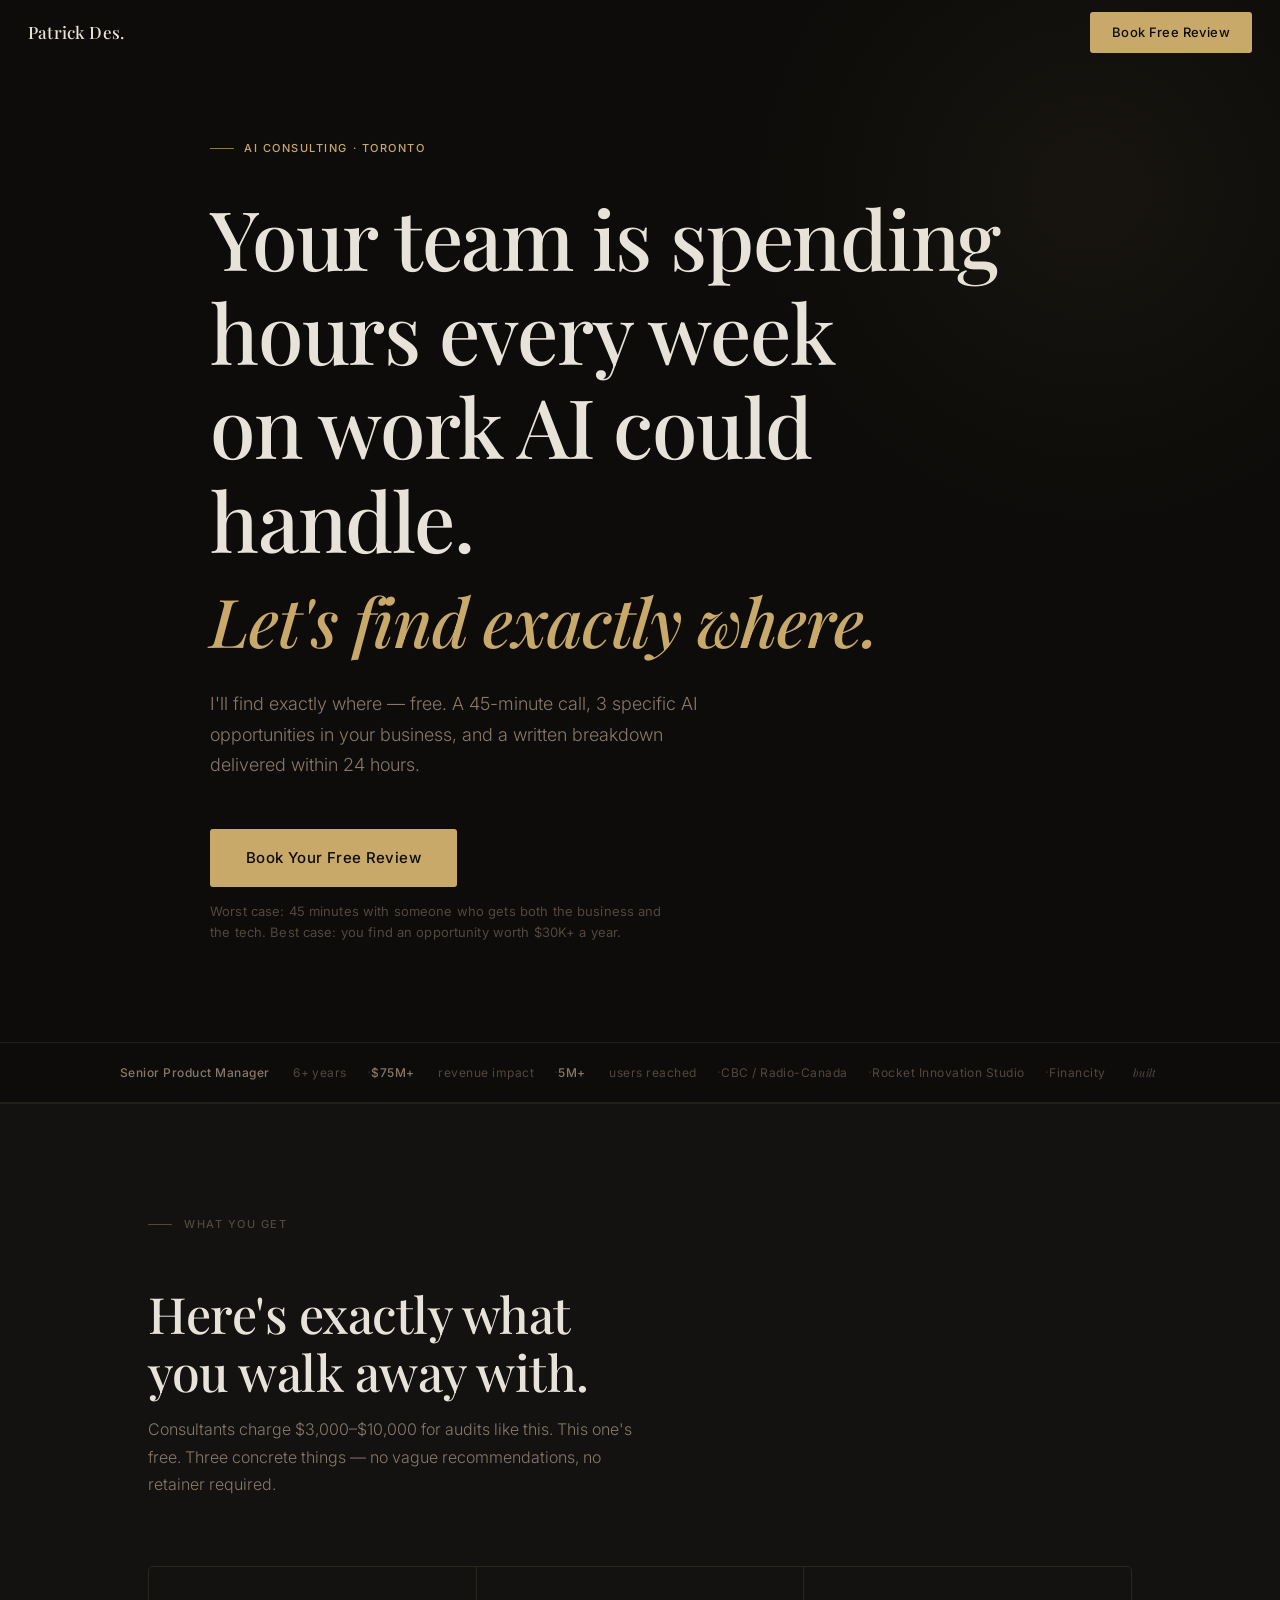
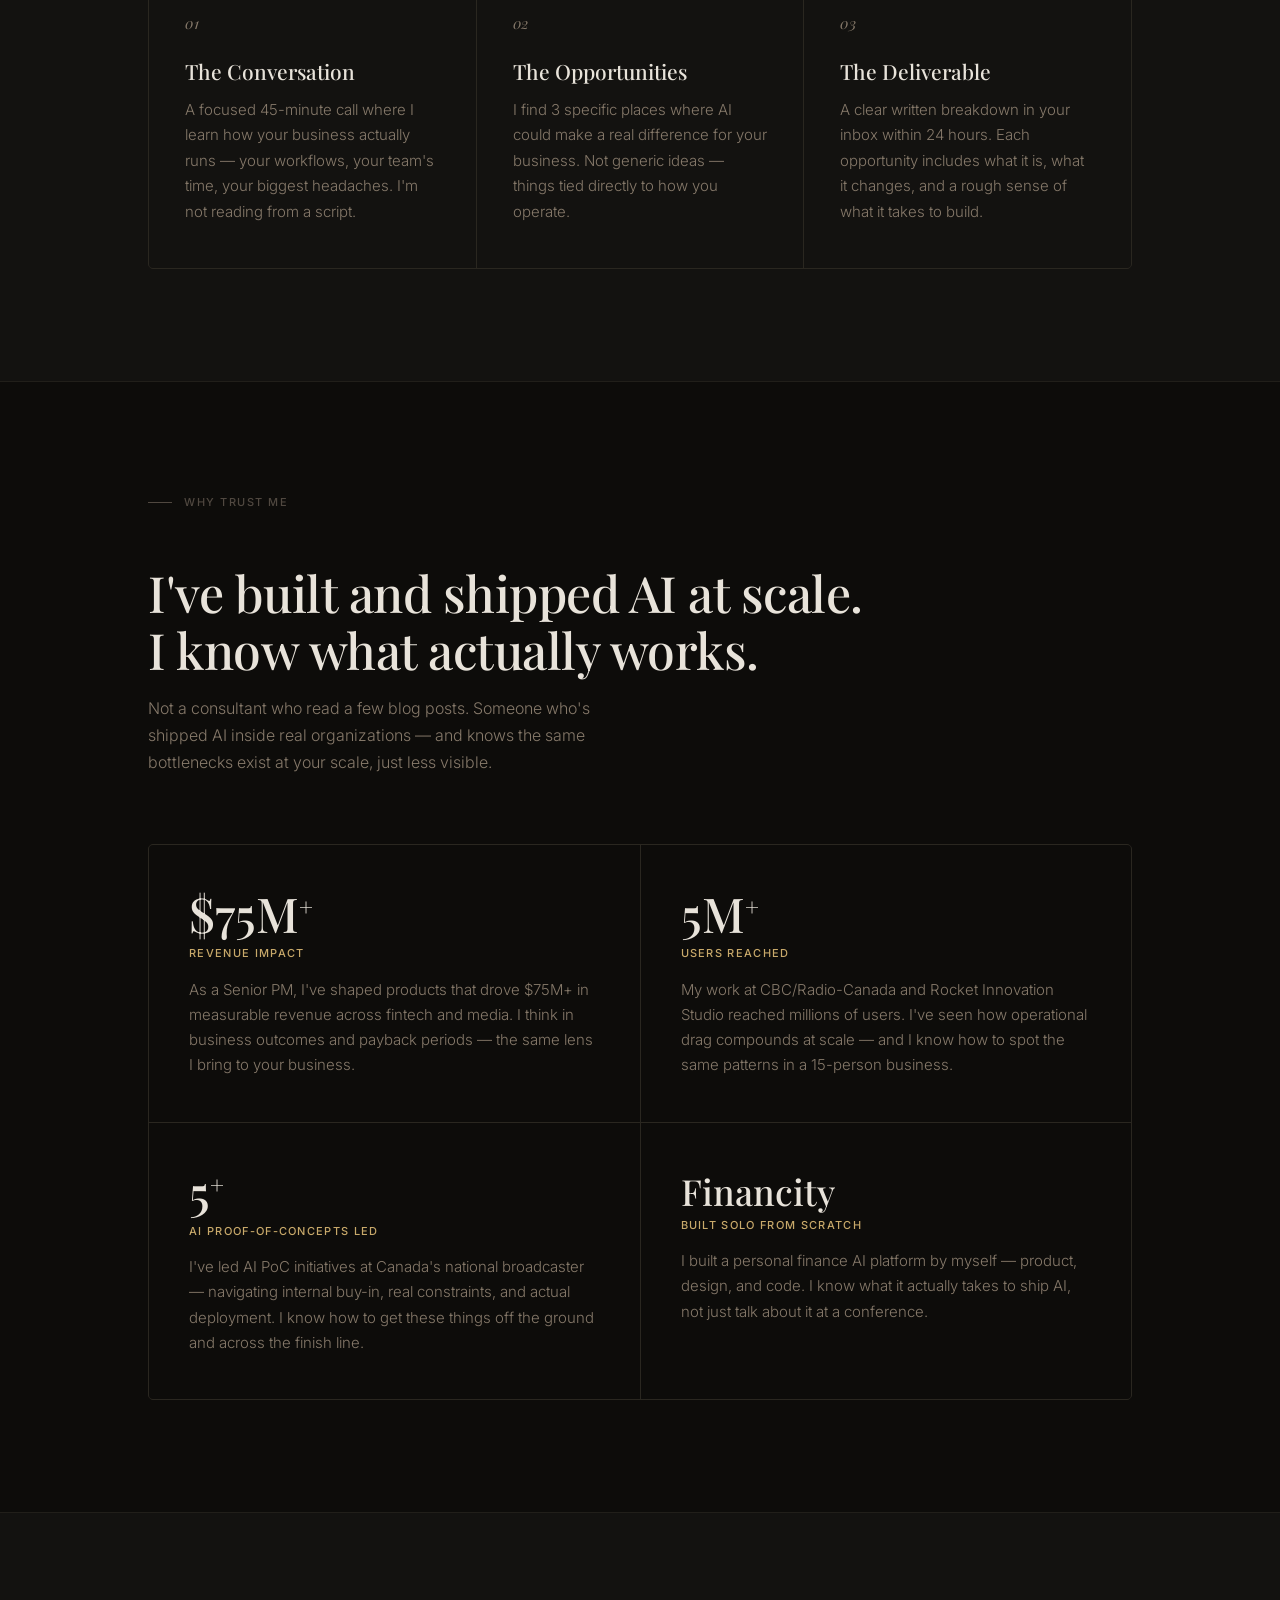
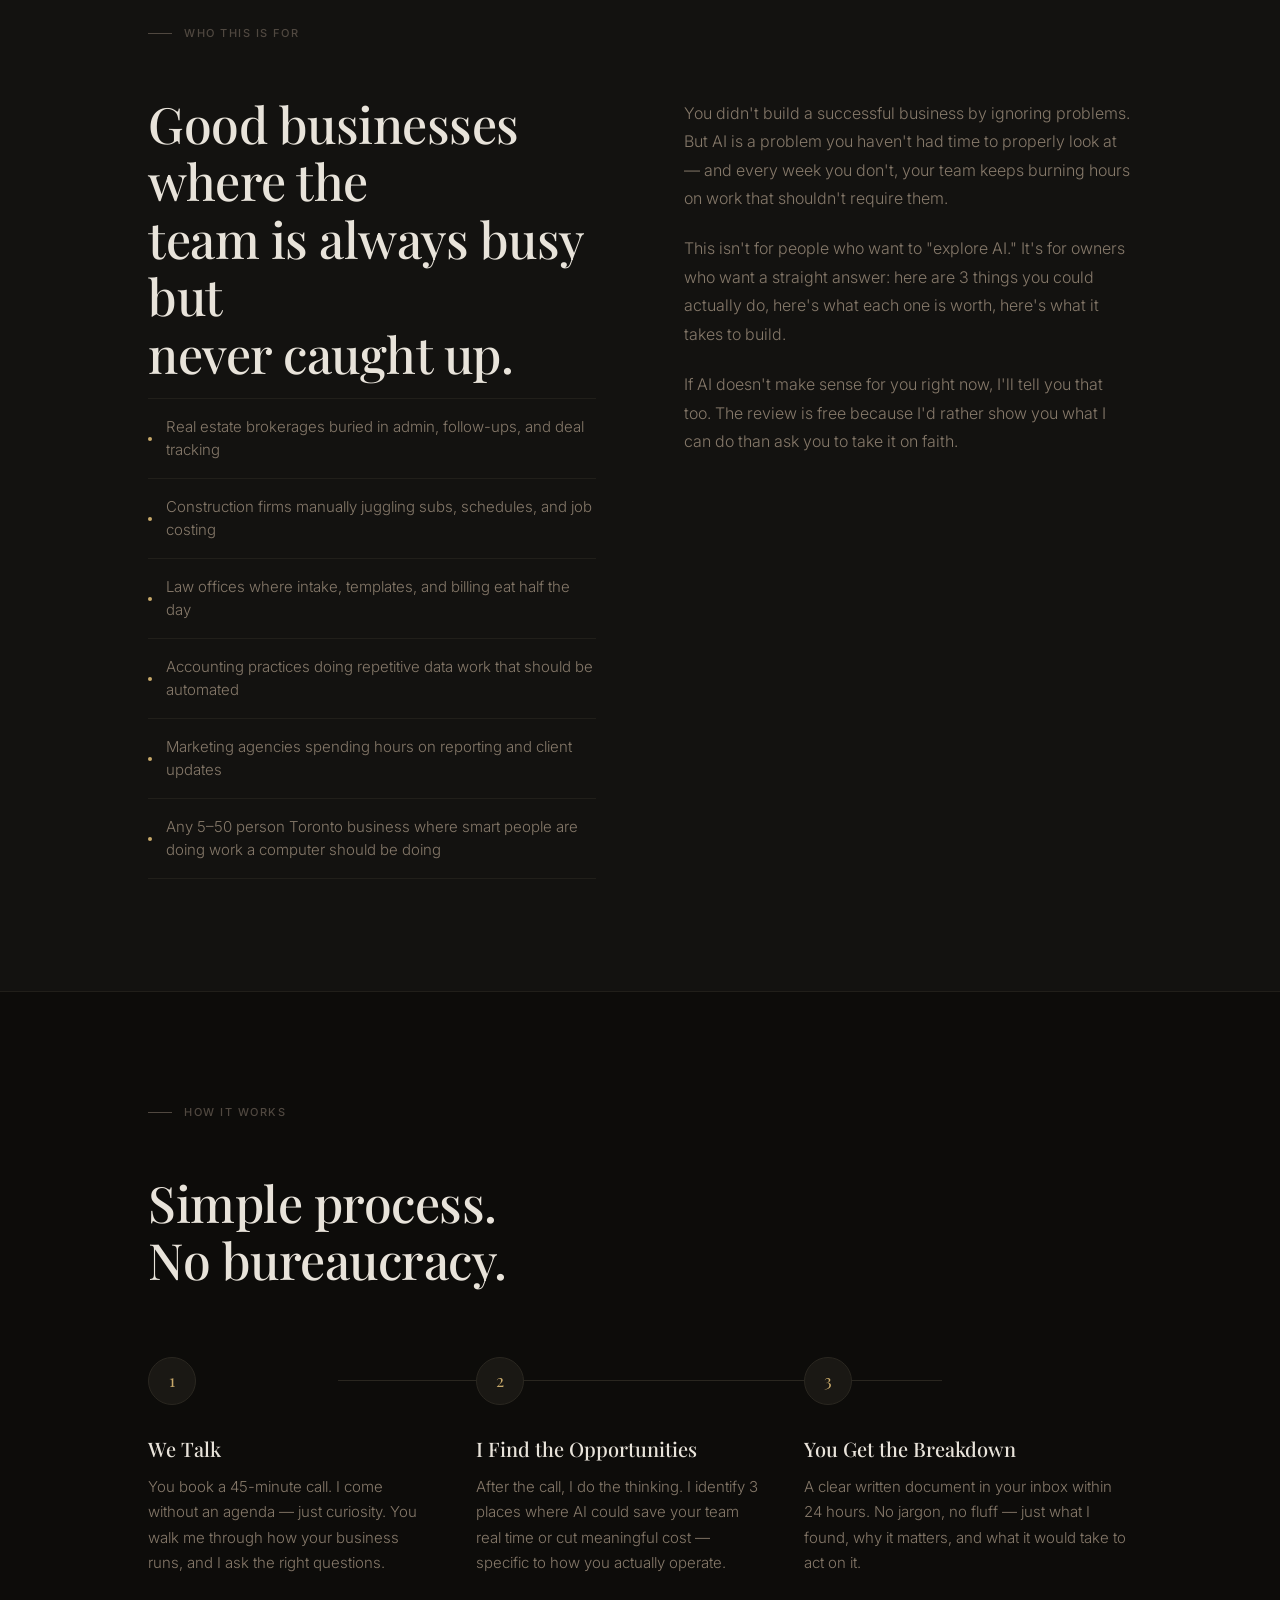
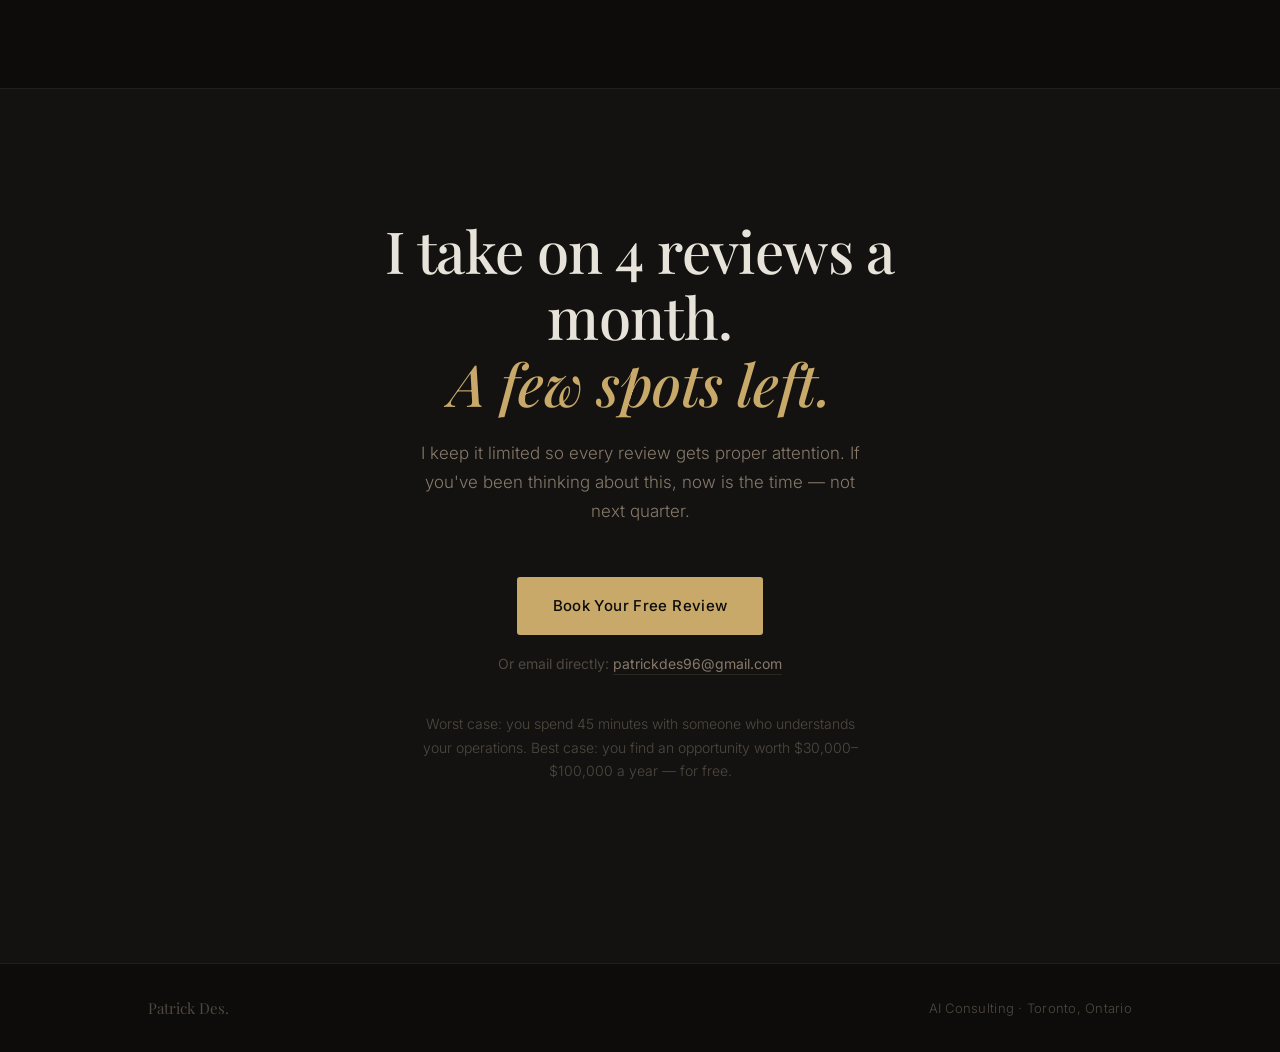
<file: index.html>
<!DOCTYPE html>
<html lang="en">
<head>
  <meta charset="UTF-8">
  <meta name="viewport" content="width=device-width, initial-scale=1.0">
  <title>Patrick Des — AI Consulting for SMBs in Toronto</title>
  <meta name="description" content="Free 45-minute AI Opportunity Review for Toronto SMBs. Find out exactly where AI can save your business time and money — written breakdown delivered in 24 hours.">
  <link rel="preconnect" href="https://fonts.googleapis.com">
  <link rel="preconnect" href="https://fonts.gstatic.com" crossorigin>
  <link href="https://fonts.googleapis.com/css2?family=Playfair+Display:ital,wght@0,400;0,500;0,600;1,400;1,500&family=Inter:wght@300;400;500;600&display=swap" rel="stylesheet">
  <style>
    *, *::before, *::after {
      box-sizing: border-box;
      margin: 0;
      padding: 0;
    }
    :root {
      --bg:           #0d0c0a;
      --bg-2:         #131210;
      --bg-3:         #1a1814;
      --text:         #e8e3da;
      --text-muted:   #86796a;
      --text-dim:     #504840;
      --accent:       #c8a96a;
      --accent-light: #d4b87a;
      --border:       #211f1a;
      --border-mid:   #2a2720;
    }
    html { scroll-behavior: smooth; }
    body {
      font-family: 'Inter', sans-serif;
      background-color: var(--bg);
      color: var(--text);
      line-height: 1.6;
      -webkit-font-smoothing: antialiased;
      -moz-osx-font-smoothing: grayscale;
    }
    h1, h2, h3 {
      font-family: 'Playfair Display', serif;
      font-weight: 500;
      line-height: 1.15;
    }
    .container {
      max-width: 1040px;
      margin: 0 auto;
      padding: 0 28px;
    }
    .container--narrow {
      max-width: 700px;
      margin: 0 auto;
      padding: 0 28px;
    }
    /* ─── NAV ─── */
    nav {
      position: fixed;
      top: 0;
      left: 0;
      right: 0;
      z-index: 100;
      padding: 12px 28px;
      display: flex;
      justify-content: space-between;
      align-items: center;
      transition: background 0.35s ease, border-color 0.35s ease;
      border-bottom: 1px solid transparent;
    }
    nav.scrolled {
      background: rgba(13, 12, 10, 0.94);
      backdrop-filter: blur(16px);
      -webkit-backdrop-filter: blur(16px);
      border-bottom-color: var(--border);
    }
    .nav-logo {
      font-family: 'Playfair Display', serif;
      font-size: 17px;
      font-weight: 500;
      color: var(--text);
      text-decoration: none;
      letter-spacing: 0.01em;
    }
    .nav-cta {
      font-size: 13px;
      font-weight: 500;
      color: var(--bg);
      background: var(--accent);
      padding: 10px 22px;
      border-radius: 3px;
      text-decoration: none;
      letter-spacing: 0.03em;
      transition: background 0.2s ease;
    }
    .nav-cta:hover { background: var(--accent-light); }
    /* ─── HERO ─── */
    .hero {
      min-height: 100vh;
      display: flex;
      align-items: center;
      padding: 140px 0 100px;
      position: relative;
      overflow: hidden;
    }
    .hero::after {
      content: '';
      position: absolute;
      top: -160px;
      right: -160px;
      width: 700px;
      height: 700px;
      background: radial-gradient(circle, rgba(200, 169, 106, 0.055) 0%, transparent 68%);
      pointer-events: none;
    }
    .hero-eyebrow {
      font-size: 11px;
      font-weight: 500;
      letter-spacing: 0.14em;
      text-transform: uppercase;
      color: var(--accent);
      margin-bottom: 32px;
      display: flex;
      align-items: center;
      gap: 10px;
    }
    .hero-eyebrow::before {
      content: '';
      display: block;
      width: 24px;
      height: 1px;
      background: var(--accent);
      opacity: 0.7;
    }
    .hero h1 {
      font-size: clamp(46px, 7.5vw, 82px);
      font-weight: 500;
      color: var(--text);
      margin-bottom: 28px;
      max-width: 860px;
      letter-spacing: -0.015em;
    }
    .hero h1 em {
      font-style: italic;
      color: var(--accent);
      font-size: 0.82em;
    }
    .hero-sub {
      font-size: 18px;
      color: var(--text-muted);
      max-width: 520px;
      line-height: 1.7;
      margin-bottom: 48px;
      font-weight: 300;
    }
    .hero-actions {
      display: flex;
      flex-direction: column;
      align-items: flex-start;
      gap: 14px;
    }
    .btn-primary {
      display: inline-block;
      font-size: 15px;
      font-weight: 500;
      color: var(--bg);
      background: var(--accent);
      padding: 17px 36px;
      border-radius: 3px;
      text-decoration: none;
      letter-spacing: 0.025em;
      transition: background 0.2s ease, transform 0.15s ease;
    }
    .btn-primary:hover {
      background: var(--accent-light);
      transform: translateY(-2px);
    }
    .hero-note {
      font-size: 13px;
      color: var(--text-dim);
      font-weight: 400;
      letter-spacing: 0.01em;
      max-width: 460px;
      line-height: 1.6;
    }
    /* ─── SHARED SECTION STRUCTURE ─── */
    section { padding: 112px 0; }
    .section-label {
      font-size: 11px;
      font-weight: 500;
      letter-spacing: 0.14em;
      text-transform: uppercase;
      color: var(--text-dim);
      margin-bottom: 52px;
      display: flex;
      align-items: center;
      gap: 12px;
    }
    .section-label::before {
      content: '';
      display: block;
      width: 24px;
      height: 1px;
      background: var(--text-dim);
    }
    .section-title {
      font-size: clamp(30px, 4.5vw, 50px);
      color: var(--text);
      margin-bottom: 16px;
      letter-spacing: -0.01em;
    }
    .section-sub {
      font-size: 16px;
      color: var(--text-muted);
      font-weight: 300;
      max-width: 500px;
      line-height: 1.7;
    }
    .section-header { margin-bottom: 68px; }
    hr.divider {
      border: none;
      border-top: 1px solid var(--border);
      margin: 0;
    }
    /* ─── CREDENTIAL BAR ─── */
    .cred-bar {
      border-bottom: 1px solid var(--border);
      background: var(--bg);
      padding: 18px 28px;
      overflow: hidden;
    }
    .cred-bar-inner {
      max-width: 1040px;
      margin: 0 auto;
      display: flex;
      align-items: center;
      gap: 0;
      flex-wrap: nowrap;
      overflow: hidden;
    }
    .cred-item {
      font-size: 12px;
      font-weight: 400;
      color: var(--text-dim);
      letter-spacing: 0.04em;
      white-space: nowrap;
      display: flex;
      align-items: center;
      gap: 20px;
    }
    .cred-item::after {
      content: '·';
      color: var(--border-mid);
      font-size: 14px;
    }
    .cred-item:last-child::after { display: none; }
    .cred-item strong {
      font-weight: 500;
      color: var(--text-muted);
    }
    @media (max-width: 700px) {
      .cred-bar { display: none; }
    }
    /* ─── WHAT YOU GET ─── */
    .what-you-get {
      background: var(--bg-2);
      border-top: 1px solid var(--border);
      border-bottom: 1px solid var(--border);
    }
    .cards {
      display: grid;
      grid-template-columns: repeat(3, 1fr);
      gap: 1px;
      background: var(--border-mid);
      border: 1px solid var(--border-mid);
      border-radius: 5px;
      overflow: hidden;
    }
    .card {
      background: var(--bg-2);
      padding: 44px 36px;
    }
    .card-num {
      font-family: 'Playfair Display', serif;
      font-style: italic;
      font-size: 13px;
      color: var(--accent);
      margin-bottom: 22px;
      letter-spacing: 0.04em;
    }
    .card h3 {
      font-size: 21px;
      font-weight: 500;
      color: var(--text);
      margin-bottom: 14px;
    }
    .card p {
      font-size: 15px;
      color: var(--text-muted);
      line-height: 1.7;
      font-weight: 300;
    }
    /* ─── TRUST ─── */
    .trust { background: var(--bg); }
    .trust-grid {
      display: grid;
      grid-template-columns: repeat(2, 1fr);
      gap: 1px;
      background: var(--border-mid);
      border: 1px solid var(--border-mid);
      border-radius: 5px;
      overflow: hidden;
    }
    .trust-item {
      background: var(--bg);
      padding: 44px 40px;
    }
    .trust-stat {
      font-family: 'Playfair Display', serif;
      font-size: 48px;
      font-weight: 500;
      color: var(--text);
      line-height: 1;
      margin-bottom: 8px;
    }
    .trust-stat sup {
      font-size: 24px;
      vertical-align: super;
      line-height: 0;
    }
    .trust-label {
      font-size: 11px;
      font-weight: 500;
      color: var(--accent);
      text-transform: uppercase;
      letter-spacing: 0.12em;
      margin-bottom: 14px;
    }
    .trust-desc {
      font-size: 15px;
      color: var(--text-muted);
      line-height: 1.68;
      font-weight: 300;
    }
    /* ─── WHO IT'S FOR ─── */
    .who-for {
      background: var(--bg-2);
      border-top: 1px solid var(--border);
      border-bottom: 1px solid var(--border);
    }
    .who-layout {
      display: grid;
      grid-template-columns: 1fr 1fr;
      gap: 88px;
      align-items: start;
    }
    .who-list {
      list-style: none;
      margin-top: 4px;
    }
    .who-list li {
      padding: 17px 0;
      border-bottom: 1px solid var(--border);
      font-size: 15px;
      color: var(--text-muted);
      display: flex;
      align-items: center;
      gap: 14px;
      font-weight: 300;
      line-height: 1.5;
    }
    .who-list li:first-child { border-top: 1px solid var(--border); }
    .who-list li::before {
      content: '';
      display: block;
      width: 4px;
      height: 4px;
      border-radius: 50%;
      background: var(--accent);
      flex-shrink: 0;
    }
    .who-prose { padding-top: 4px; }
    .who-prose p {
      font-size: 16px;
      color: var(--text-muted);
      line-height: 1.78;
      font-weight: 300;
      margin-bottom: 22px;
    }
    .who-prose p:last-child { margin-bottom: 0; }
    /* ─── HOW IT WORKS ─── */
    .how-it-works { background: var(--bg); }
    .steps {
      display: grid;
      grid-template-columns: repeat(3, 1fr);
      gap: 0;
      position: relative;
    }
    .steps::before {
      content: '';
      position: absolute;
      top: 23px;
      left: calc(16.666% + 26px);
      right: calc(16.666% + 26px);
      height: 1px;
      background: var(--border-mid);
      z-index: 0;
    }
    .step { padding-right: 40px; }
    .step:last-child { padding-right: 0; }
    .step-num {
      width: 48px;
      height: 48px;
      border-radius: 50%;
      border: 1px solid var(--border-mid);
      background: var(--bg-3);
      display: flex;
      align-items: center;
      justify-content: center;
      margin-bottom: 32px;
      font-family: 'Playfair Display', serif;
      font-size: 17px;
      color: var(--accent);
      position: relative;
      z-index: 1;
    }
    .step h3 {
      font-size: 20px;
      font-weight: 500;
      color: var(--text);
      margin-bottom: 14px;
    }
    .step p {
      font-size: 15px;
      color: var(--text-muted);
      line-height: 1.7;
      font-weight: 300;
    }
    /* ─── FINAL CTA ─── */
    .final-cta {
      background: var(--bg-2);
      border-top: 1px solid var(--border);
      text-align: center;
      padding: 128px 0;
    }
    .final-cta h2 {
      font-size: clamp(34px, 5vw, 58px);
      color: var(--text);
      max-width: 660px;
      margin: 0 auto 22px;
      letter-spacing: -0.01em;
    }
    .final-cta h2 em {
      font-style: italic;
      color: var(--accent);
    }
    .final-cta > .container--narrow > p {
      font-size: 17px;
      color: var(--text-muted);
      font-weight: 300;
      max-width: 460px;
      margin: 0 auto 52px;
      line-height: 1.7;
    }
    .cta-stack {
      display: flex;
      flex-direction: column;
      align-items: center;
      gap: 18px;
    }
    .cta-email-line {
      font-size: 14px;
      color: var(--text-dim);
    }
    .cta-email-line a {
      color: var(--text-muted);
      text-decoration: none;
      border-bottom: 1px solid var(--border-mid);
      padding-bottom: 2px;
      transition: color 0.2s ease, border-color 0.2s ease;
    }
    .cta-email-line a:hover {
      color: var(--text);
      border-bottom-color: var(--text-muted);
    }
    /* ─── FOOTER ─── */
    footer {
      background: var(--bg);
      border-top: 1px solid var(--border);
      padding: 32px 0;
    }
    .footer-inner {
      display: flex;
      justify-content: space-between;
      align-items: center;
    }
    .footer-name {
      font-family: 'Playfair Display', serif;
      font-size: 15px;
      color: var(--text-dim);
      font-weight: 400;
    }
    .footer-loc {
      font-size: 13px;
      color: var(--text-dim);
      font-weight: 300;
      letter-spacing: 0.02em;
    }
    /* ─── SCROLL REVEAL ─── */
    .reveal {
      opacity: 0;
      transform: translateY(22px);
      transition: opacity 0.65s ease, transform 0.65s ease;
    }
    .reveal.visible {
      opacity: 1;
      transform: translateY(0);
    }
    .d1 { transition-delay: 0.10s; }
    .d2 { transition-delay: 0.20s; }
    .d3 { transition-delay: 0.30s; }
    /* ─── RESPONSIVE ─── */
    @media (max-width: 768px) {
      .hero h1 { font-size: clamp(20px, 5.5vw, 42px); }
    }
    @media (max-width: 860px) {
      .cards { grid-template-columns: 1fr; }
      .trust-grid { grid-template-columns: 1fr; }
      .who-layout {
        grid-template-columns: 1fr;
        gap: 56px;
      }
      .steps {
        grid-template-columns: 1fr;
        gap: 44px;
      }
      .steps::before { display: none; }
      .step {
        padding-right: 0;
        display: flex;
        align-items: flex-start;
        gap: 22px;
      }
      .step-num { flex-shrink: 0; margin-bottom: 0; }
      .step-body { flex: 1; }
    }
    @media (max-width: 600px) {
      section { padding: 80px 0; }
      .hero { padding: 120px 0 80px; min-height: auto; }
      .hero h1 { font-size: clamp(18px, 5vw, 36px); }
      .hero-sub { font-size: 16px; }
      .section-title { font-size: 28px; }
      .trust-stat { font-size: 40px; }
      .trust-item,
      .card { padding: 32px 24px; }
      .final-cta { padding: 88px 0; }
      .footer-inner {
        flex-direction: column;
        gap: 6px;
        text-align: center;
      }
    }
  </style>
</head>
<body>
  <!-- Nav -->
  <nav id="navbar">
    <a href="#" class="nav-logo">Patrick Des.</a>
    <a href="#book" class="nav-cta">Book Free Review</a>
  </nav>
  <!-- ─── HERO ─── -->
  <section class="hero">
    <div class="container">
      <p class="hero-eyebrow">AI Consulting &middot; Toronto</p>
      <h1>Your team is spending hours every week<br>on work AI could handle.<br><em>Let's find exactly where.</em></h1>
      <p class="hero-sub">I'll find exactly where — free. A 45-minute call, 3 specific AI opportunities in your business, and a written breakdown delivered within 24 hours.</p>
      <div class="hero-actions">
        <a href="#book" class="btn-primary">Book Your Free Review</a>
        <span class="hero-note">Worst case: 45 minutes with someone who gets both the business and the tech. Best case: you find an opportunity worth $30K+ a year.</span>
      </div>
    </div>
  </section>
  <hr class="divider">
  <!-- ─── CREDENTIAL BAR ─── -->
  <div class="cred-bar">
    <div class="cred-bar-inner">
      <span class="cred-item"><strong>Senior Product Manager</strong> &nbsp;6+ years</span>
      <span class="cred-item"><strong>$75M+</strong> &nbsp;revenue impact</span>
      <span class="cred-item"><strong>5M+</strong> &nbsp;users reached</span>
      <span class="cred-item">CBC / Radio-Canada</span>
      <span class="cred-item">Rocket Innovation Studio</span>
      <span class="cred-item">Financity &nbsp;<em style="font-family:'Playfair Display',serif; font-size:11px; color: var(--text-dim);">built solo</em></span>
    </div>
  </div>
  <!-- ─── WHAT YOU GET ─── -->
  <section class="what-you-get">
    <div class="container">
      <div class="section-header">
        <p class="section-label reveal">What you get</p>
        <h2 class="section-title reveal">Here's exactly what<br>you walk away with.</h2>
        <p class="section-sub reveal">Consultants charge $3,000–$10,000 for audits like this. This one's free. Three concrete things — no vague recommendations, no retainer required.</p>
      </div>
      <div class="cards">
        <div class="card reveal">
          <p class="card-num">01</p>
          <h3>The Conversation</h3>
          <p>A focused 45-minute call where I learn how your business actually runs — your workflows, your team's time, your biggest headaches. I'm not reading from a script.</p>
        </div>
        <div class="card reveal d1">
          <p class="card-num">02</p>
          <h3>The Opportunities</h3>
          <p>I find 3 specific places where AI could make a real difference for your business. Not generic ideas — things tied directly to how you operate.</p>
        </div>
        <div class="card reveal d2">
          <p class="card-num">03</p>
          <h3>The Deliverable</h3>
          <p>A clear written breakdown in your inbox within 24 hours. Each opportunity includes what it is, what it changes, and a rough sense of what it takes to build.</p>
        </div>
      </div>
    </div>
  </section>
  <!-- ─── TRUST ─── -->
  <section class="trust">
    <div class="container">
      <div class="section-header">
        <p class="section-label reveal">Why trust me</p>
        <h2 class="section-title reveal">I've built and shipped AI at scale.<br>I know what actually works.</h2>
        <p class="section-sub reveal">Not a consultant who read a few blog posts. Someone who's shipped AI inside real organizations — and knows the same bottlenecks exist at your scale, just less visible.</p>
      </div>
      <div class="trust-grid">
        <div class="trust-item reveal">
          <div class="trust-stat">$75M<sup>+</sup></div>
          <p class="trust-label">Revenue Impact</p>
          <p class="trust-desc">As a Senior PM, I've shaped products that drove $75M+ in measurable revenue across fintech and media. I think in business outcomes and payback periods — the same lens I bring to your business.</p>
        </div>
        <div class="trust-item reveal d1">
          <div class="trust-stat">5M<sup>+</sup></div>
          <p class="trust-label">Users Reached</p>
          <p class="trust-desc">My work at CBC/Radio-Canada and Rocket Innovation Studio reached millions of users. I've seen how operational drag compounds at scale — and I know how to spot the same patterns in a 15-person business.</p>
        </div>
        <div class="trust-item reveal d2">
          <div class="trust-stat">5<sup>+</sup></div>
          <p class="trust-label">AI Proof-of-Concepts Led</p>
          <p class="trust-desc">I've led AI PoC initiatives at Canada's national broadcaster — navigating internal buy-in, real constraints, and actual deployment. I know how to get these things off the ground and across the finish line.</p>
        </div>
        <div class="trust-item reveal d3">
          <div class="trust-stat" style="font-size: 36px; padding-top: 6px;">Financity</div>
          <p class="trust-label">Built Solo from Scratch</p>
          <p class="trust-desc">I built a personal finance AI platform by myself — product, design, and code. I know what it actually takes to ship AI, not just talk about it at a conference.</p>
        </div>
      </div>
    </div>
  </section>
  <!-- ─── WHO IT'S FOR ─── -->
  <section class="who-for">
    <div class="container">
      <p class="section-label reveal">Who this is for</p>
      <div class="who-layout">
        <div>
          <h2 class="section-title reveal">Good businesses where the<br>team is always busy but<br>never caught up.</h2>
          <ul class="who-list">
            <li class="reveal">Real estate brokerages buried in admin, follow-ups, and deal tracking</li>
            <li class="reveal d1">Construction firms manually juggling subs, schedules, and job costing</li>
            <li class="reveal d1">Law offices where intake, templates, and billing eat half the day</li>
            <li class="reveal d2">Accounting practices doing repetitive data work that should be automated</li>
            <li class="reveal d2">Marketing agencies spending hours on reporting and client updates</li>
            <li class="reveal d3">Any 5–50 person Toronto business where smart people are doing work a computer should be doing</li>
          </ul>
        </div>
        <div class="who-prose reveal">
          <p>You didn't build a successful business by ignoring problems. But AI is a problem you haven't had time to properly look at — and every week you don't, your team keeps burning hours on work that shouldn't require them.</p>
          <p>This isn't for people who want to "explore AI." It's for owners who want a straight answer: here are 3 things you could actually do, here's what each one is worth, here's what it takes to build.</p>
          <p>If AI doesn't make sense for you right now, I'll tell you that too. The review is free because I'd rather show you what I can do than ask you to take it on faith.</p>
        </div>
      </div>
    </div>
  </section>
  <!-- ─── HOW IT WORKS ─── -->
  <section class="how-it-works">
    <div class="container">
      <div class="section-header">
        <p class="section-label reveal">How it works</p>
        <h2 class="section-title reveal">Simple process.<br>No bureaucracy.</h2>
      </div>
      <div class="steps">
        <div class="step reveal">
          <div class="step-num">1</div>
          <div class="step-body">
            <h3>We Talk</h3>
            <p>You book a 45-minute call. I come without an agenda — just curiosity. You walk me through how your business runs, and I ask the right questions.</p>
          </div>
        </div>
        <div class="step reveal d1">
          <div class="step-num">2</div>
          <div class="step-body">
            <h3>I Find the Opportunities</h3>
            <p>After the call, I do the thinking. I identify 3 places where AI could save your team real time or cut meaningful cost — specific to how you actually operate.</p>
          </div>
        </div>
        <div class="step reveal d2">
          <div class="step-num">3</div>
          <div class="step-body">
            <h3>You Get the Breakdown</h3>
            <p>A clear written document in your inbox within 24 hours. No jargon, no fluff — just what I found, why it matters, and what it would take to act on it.</p>
          </div>
        </div>
      </div>
    </div>
  </section>
  <!-- ─── FINAL CTA ─── -->
  <section class="final-cta" id="book">
    <div class="container--narrow">
      <h2 class="reveal">I take on 4 reviews a month.<br><em>A few spots left.</em></h2>
      <p class="reveal">I keep it limited so every review gets proper attention. If you've been thinking about this, now is the time — not next quarter.</p>
      <div class="cta-stack reveal">
        <a href="mailto:patrickdes96@gmail.com" class="btn-primary">Book Your Free Review</a>
        <p class="cta-email-line">Or email directly: <a href="mailto:patrickdes96@gmail.com">patrickdes96@gmail.com</a></p>
      </div>
      <p class="reveal" style="margin-top: 36px; font-size: 14px; color: var(--text-dim); max-width: 440px; margin-left: auto; margin-right: auto; line-height: 1.7;">Worst case: you spend 45 minutes with someone who understands your operations. Best case: you find an opportunity worth $30,000–$100,000 a year — for free.</p>
    </div>
  </section>
  <!-- ─── FOOTER ─── -->
  <footer>
    <div class="container">
      <div class="footer-inner">
        <span class="footer-name">Patrick Des.</span>
        <span class="footer-loc">AI Consulting &middot; Toronto, Ontario</span>
      </div>
    </div>
  </footer>
  <script>
    // Scroll reveal
    const revealEls = document.querySelectorAll('.reveal');
    const revealObserver = new IntersectionObserver((entries) => {
      entries.forEach(entry => {
        if (entry.isIntersecting) {
          entry.target.classList.add('visible');
          revealObserver.unobserve(entry.target);
        }
      });
    }, { threshold: 0.08, rootMargin: '0px 0px -36px 0px' });
    revealEls.forEach(el => revealObserver.observe(el));
    // Hero elements: visible immediately without waiting for scroll
    document.querySelectorAll('.hero .reveal, .hero .hero-eyebrow, .hero h1, .hero .hero-sub, .hero .hero-actions').forEach(el => {
      el.classList.add('visible');
    });
    // Sticky nav
    const navbar = document.getElementById('navbar');
    const onScroll = () => {
      navbar.classList.toggle('scrolled', window.scrollY > 32);
    };
    window.addEventListener('scroll', onScroll, { passive: true });
  </script>
</body>
</html>
</file>
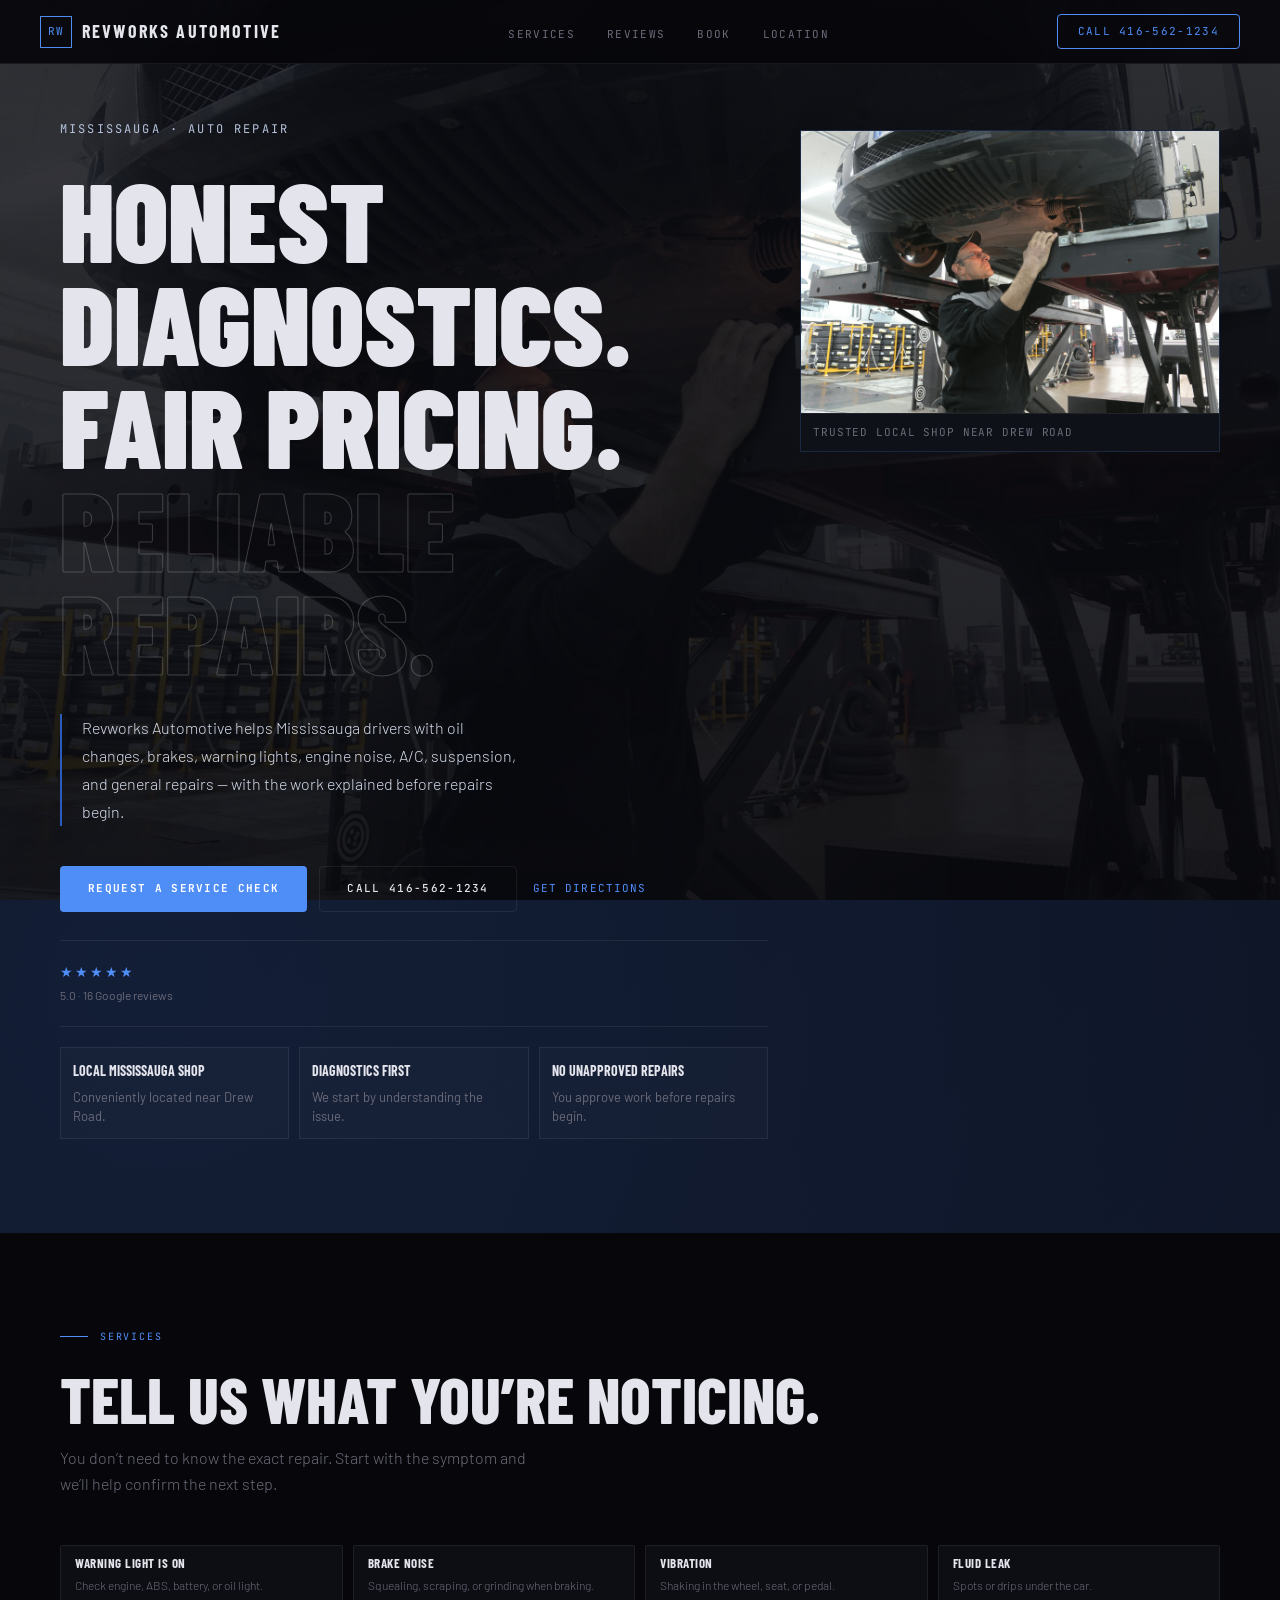
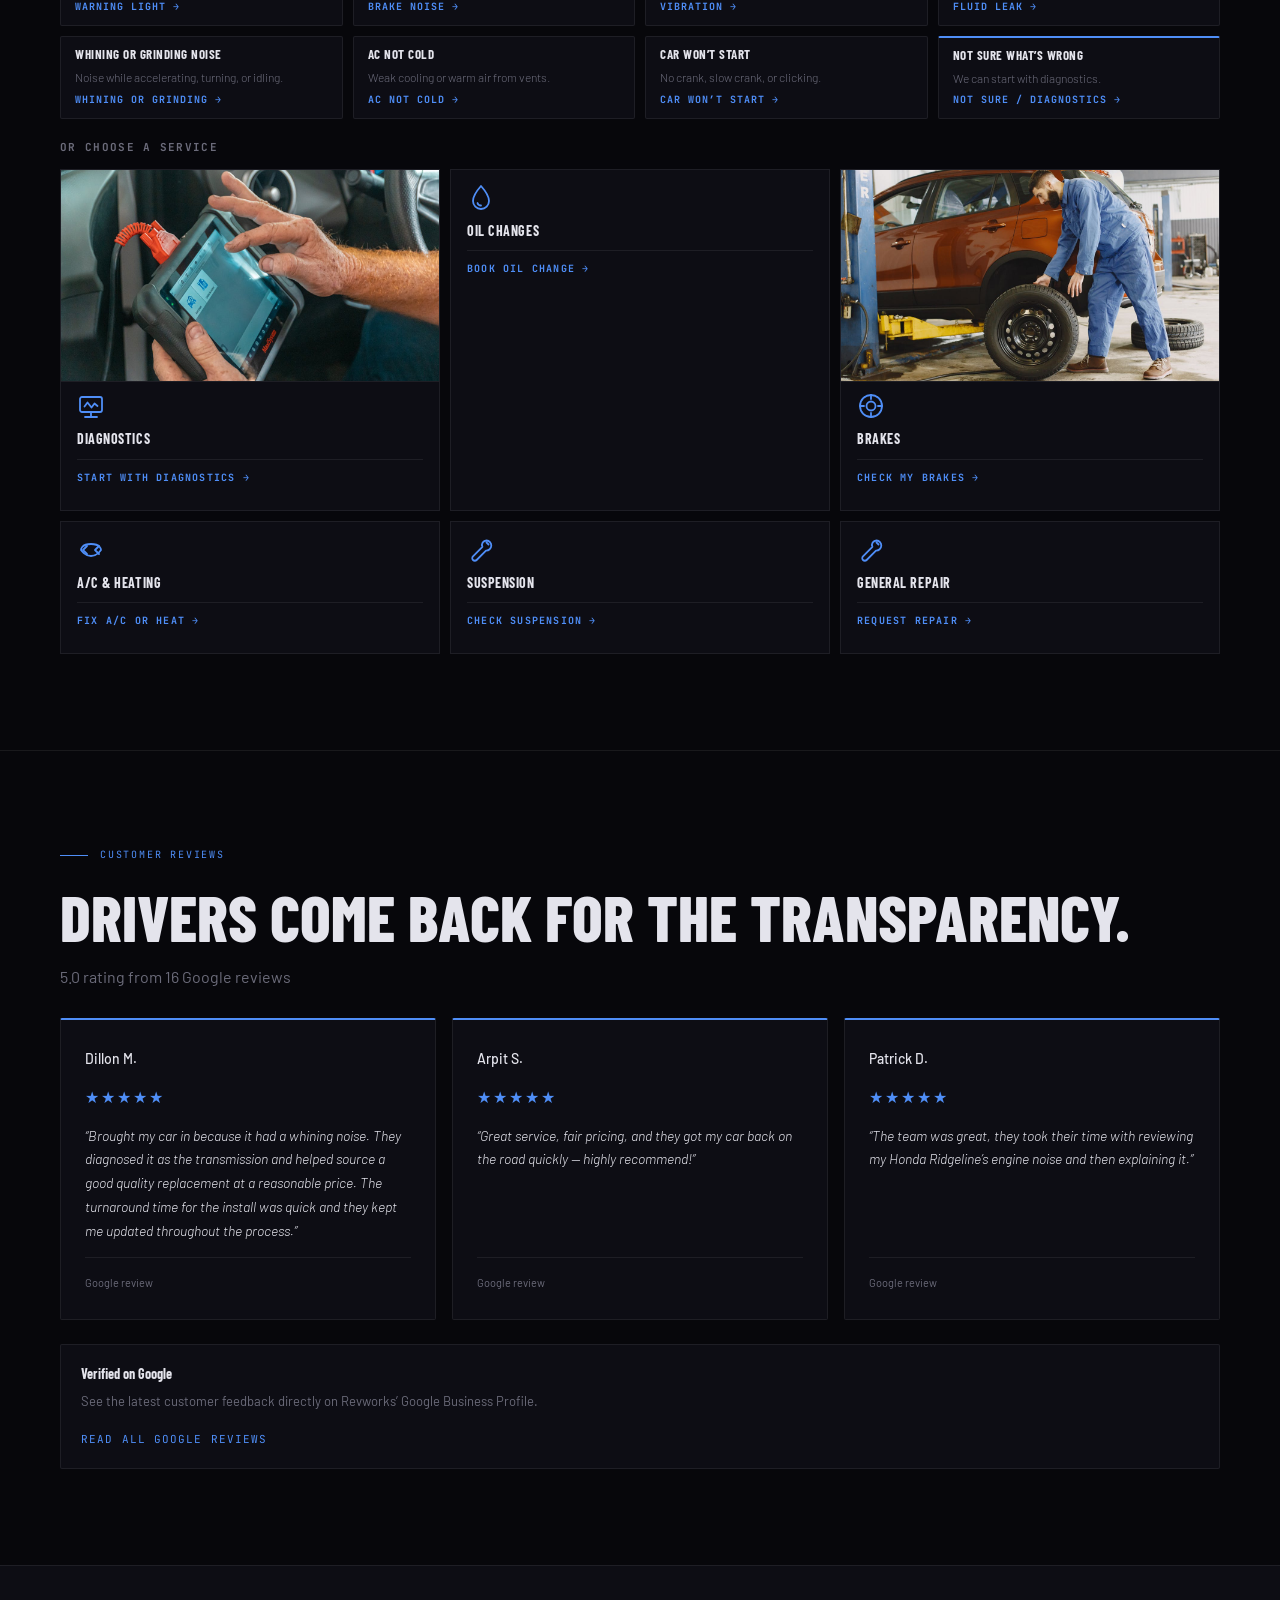
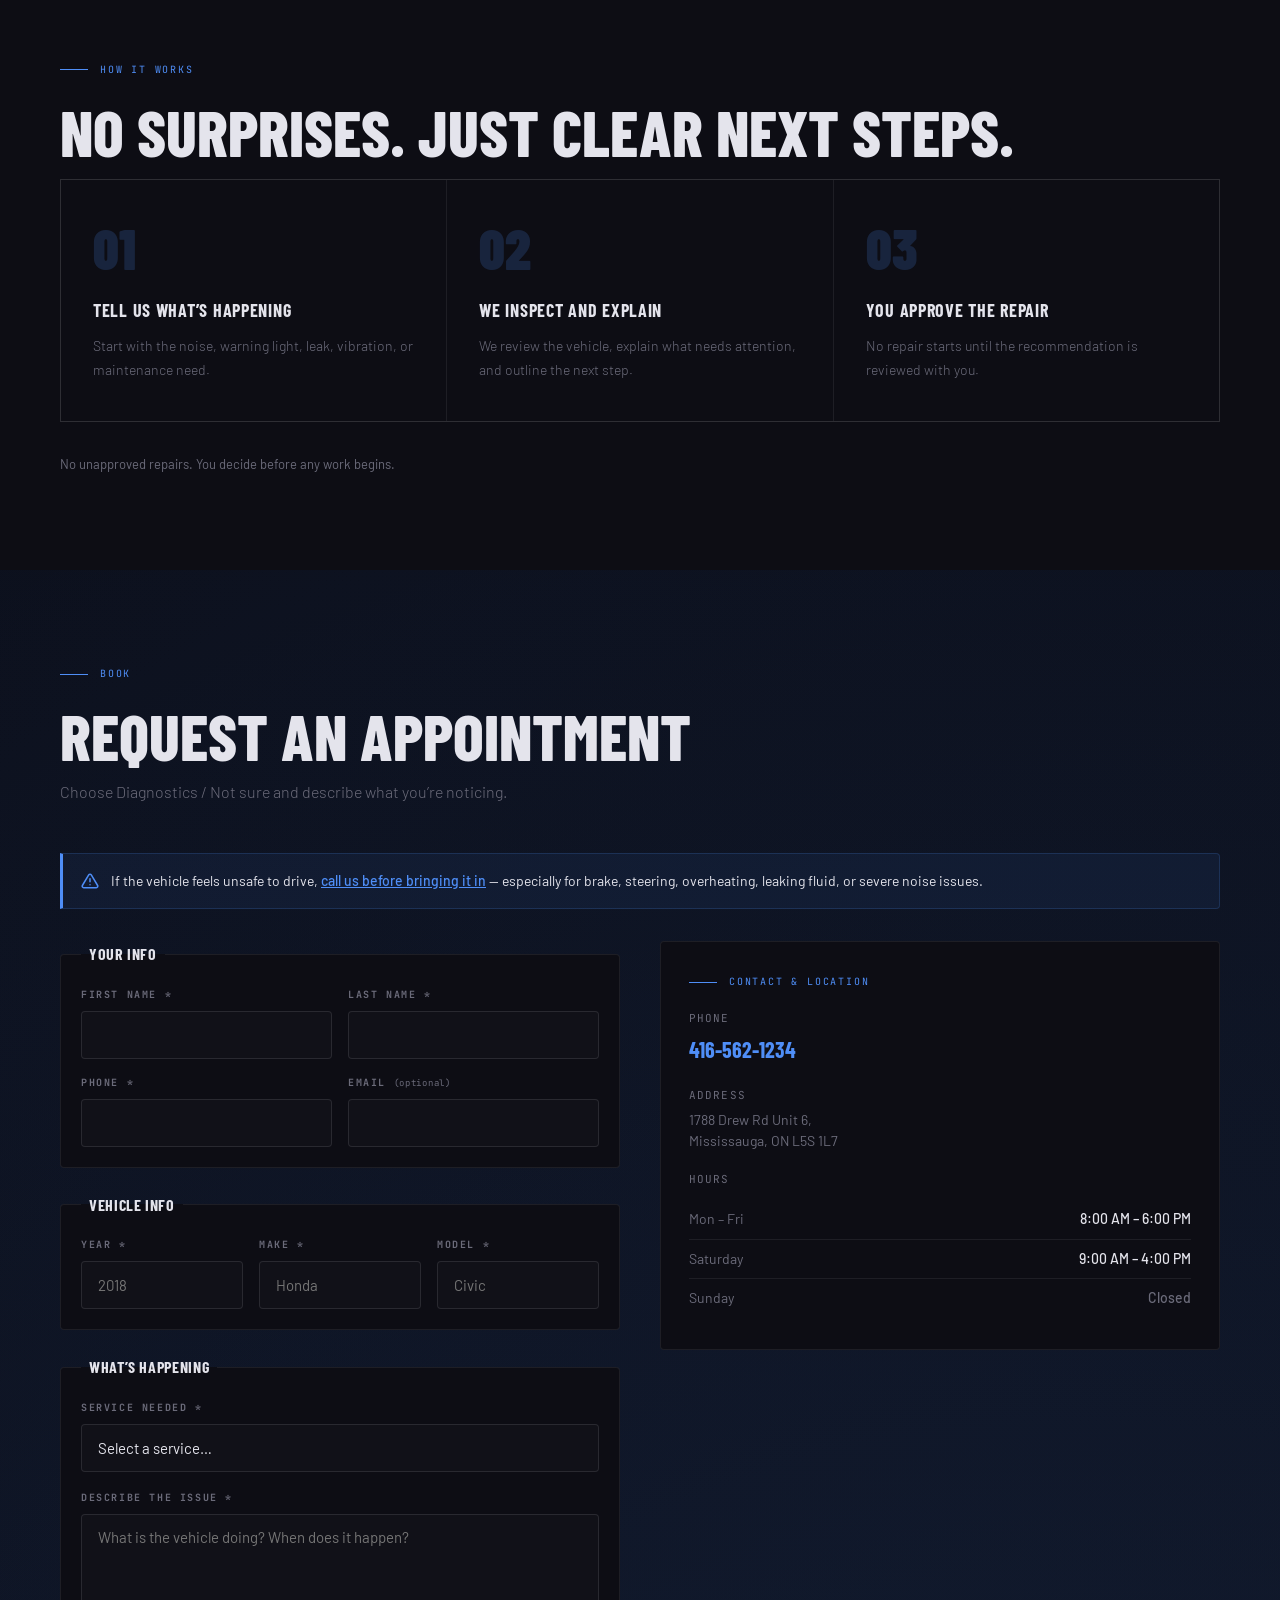
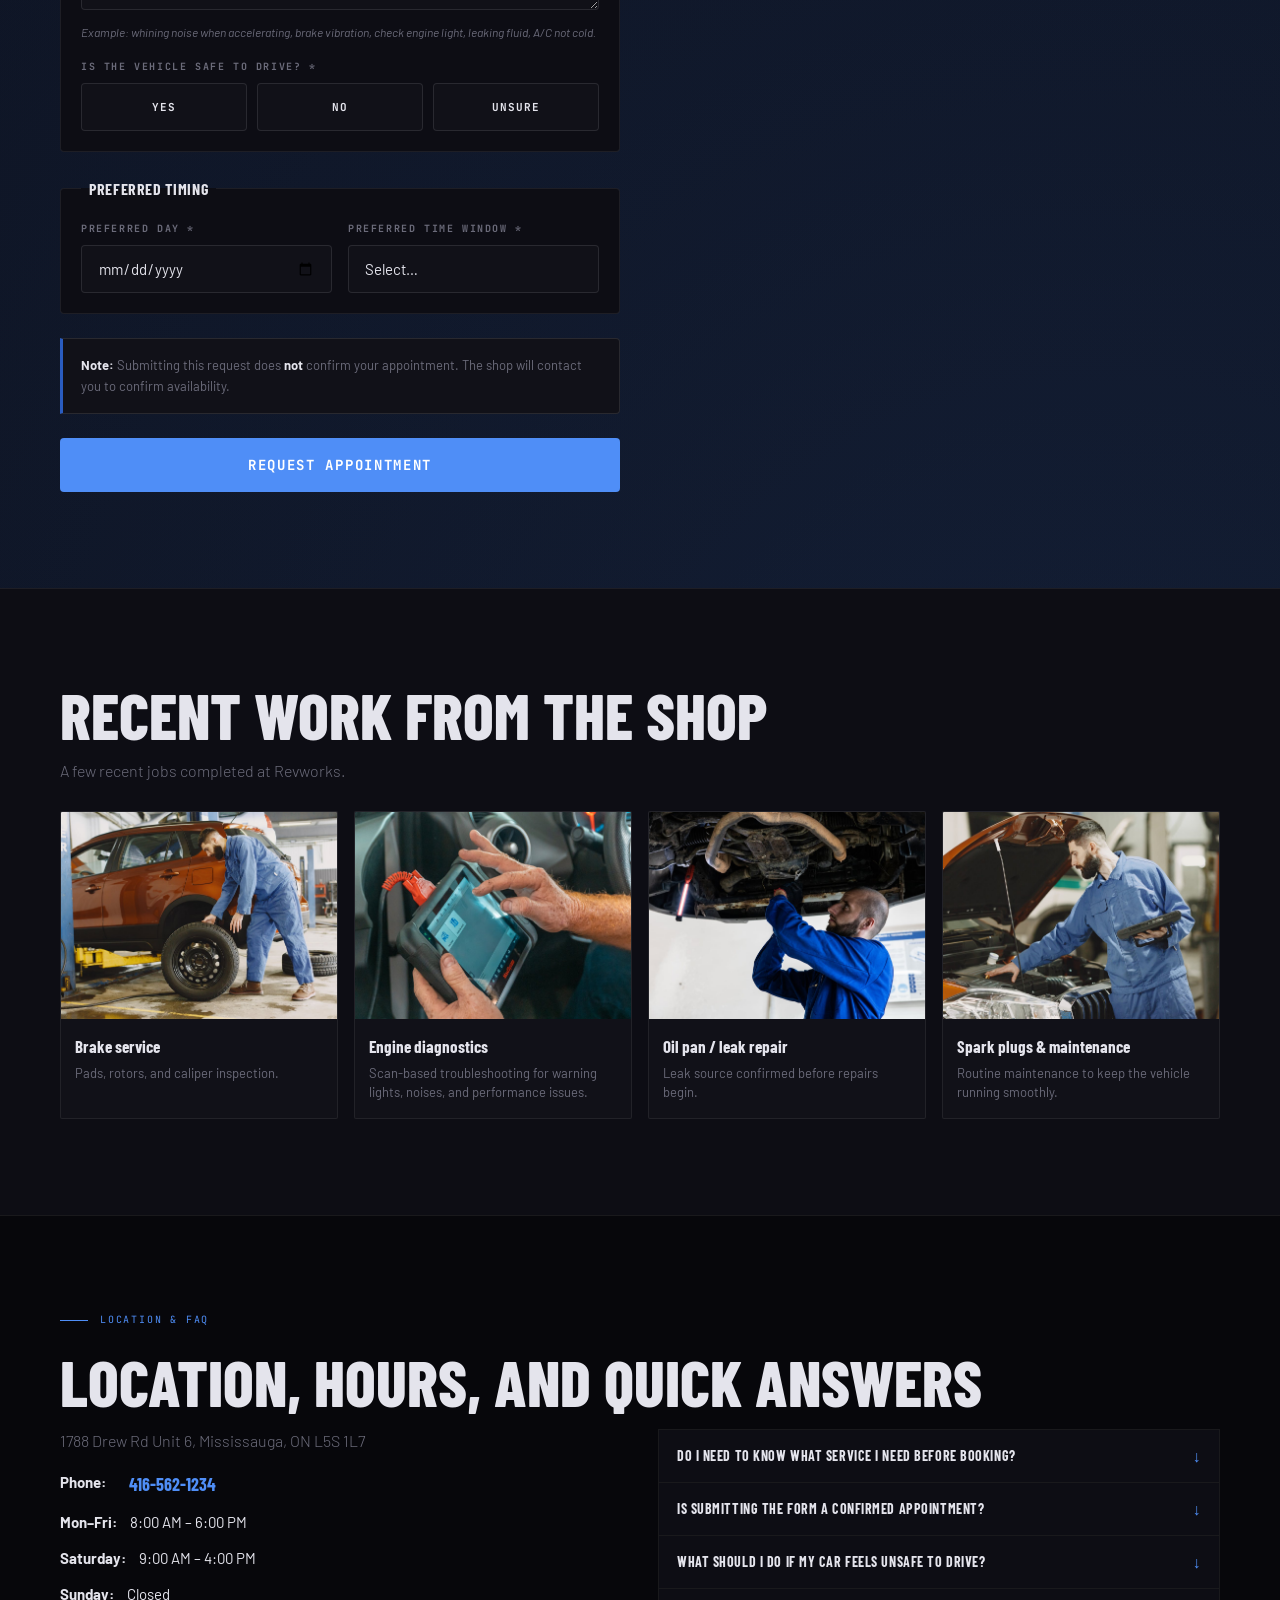
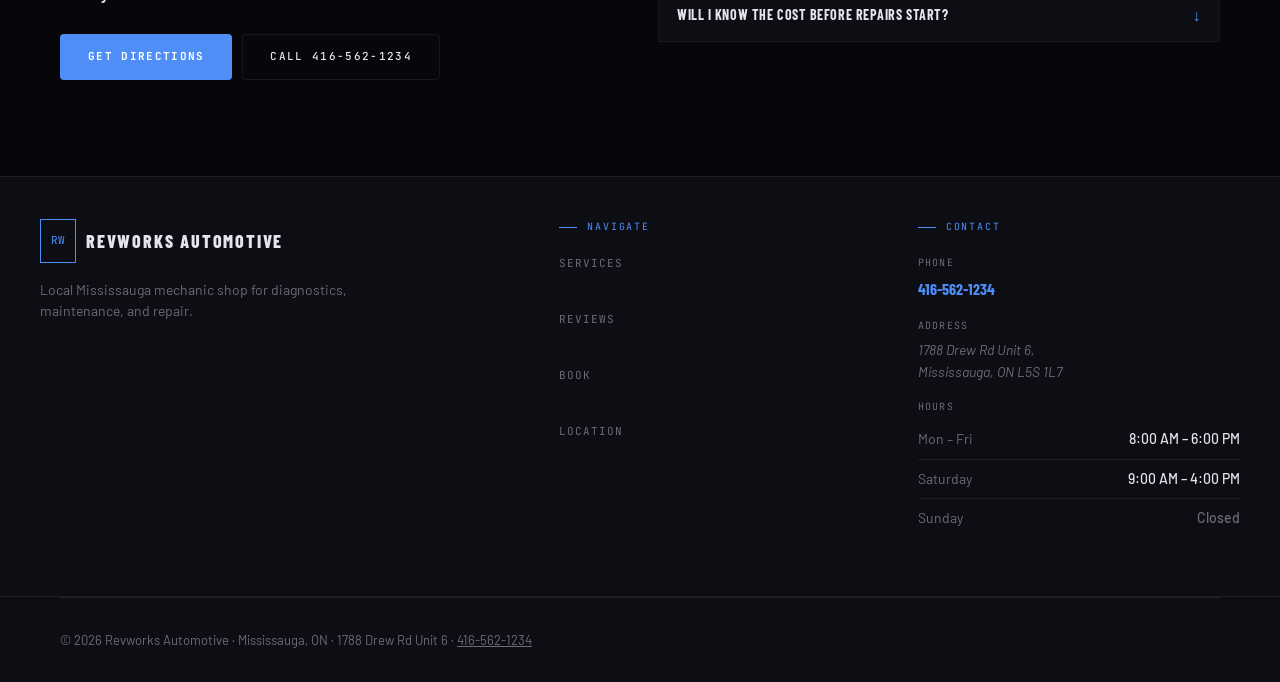
<file: revworksautomotive-deploy/index.html>
<!DOCTYPE html>
<html lang="en">
<head>
  <meta charset="UTF-8" />
  <meta name="viewport" content="width=device-width, initial-scale=1.0" />
  <title>Revworks Automotive — Honest Auto Repair in Mississauga</title>
  <meta name="description" content="Mississauga auto repair shop. Diagnostics-first, no surprise charges, transparent pricing. Brakes, A/C, suspension, oil changes. Book online." />
  <link rel="canonical" href="https://revworksautomotive.ca/" />
  <meta property="og:type" content="website" />
  <meta property="og:title" content="Revworks Automotive — Mississauga Auto Repair" />
  <meta property="og:description" content="Diagnostics-first auto repair in Mississauga. No repair starts until you understand the recommendation." />
  <meta property="og:url" content="https://revworksautomotive.ca/" />
  <meta property="og:image" content="https://revworksautomotive.ca/images/hero-garage.jpg" />
  <meta name="twitter:card" content="summary_large_image" />
  <link rel="preconnect" href="https://fonts.googleapis.com" />
  <link rel="preconnect" href="https://fonts.gstatic.com" crossorigin />
  <link href="https://fonts.googleapis.com/css2?family=Barlow+Condensed:wght@400;600;700;800;900&family=Barlow:ital,wght@0,300;0,400;0,500;1,300&family=JetBrains+Mono:wght@400;500;700&display=swap" rel="stylesheet" />

  <script type="application/ld+json">
  {
    "@context": "https://schema.org",
    "@type": "AutoRepair",
    "name": "Revworks Automotive",
    "image": "https://revworksautomotive.ca/images/hero-garage.jpg",
    "url": "https://revworksautomotive.ca/",
    "telephone": "+14165621234",
    "address": {
      "@type": "PostalAddress",
      "streetAddress": "1788 Drew Rd Unit 6",
      "addressLocality": "Mississauga",
      "addressRegion": "ON",
      "postalCode": "L5S 1L7",
      "addressCountry": "CA"
    },
    "geo": {
      "@type": "GeoCoordinates",
      "latitude": 43.6845,
      "longitude": -79.6655
    },
    "openingHoursSpecification": [
      {
        "@type": "OpeningHoursSpecification",
        "dayOfWeek": ["Monday","Tuesday","Wednesday","Thursday","Friday"],
        "opens": "08:00",
        "closes": "18:00"
      },
      {
        "@type": "OpeningHoursSpecification",
        "dayOfWeek": "Saturday",
        "opens": "09:00",
        "closes": "16:00"
      }
    ],
    "aggregateRating": {
      "@type": "AggregateRating",
      "ratingValue": "5.0",
      "reviewCount": "16",
      "bestRating": "5",
      "worstRating": "1"
    },
    "priceRange": "$$",
    "description": "Local auto repair in Mississauga. Diagnostics first, fair pricing, clear explanations. Oil changes, brakes, suspension, A/C, inspections, and general repairs.",
    "areaServed": {
      "@type": "City",
      "name": "Mississauga"
    }
  }
  </script>

  <link rel="stylesheet" href="./home4.css" />
</head>
<body>
<a href="#main" class="skip-link">Skip to content</a>

<!-- ── 1. NAV ─────────────────────────────────────────────────────────────── -->
<nav id="nav">
  <a href="#hero" class="nav-logo" aria-label="Revworks Automotive — home">
    <div class="nav-logo-mark" aria-hidden="true">RW</div>
    <span class="nav-logo-text">Revworks Automotive</span>
  </a>
  <ul class="nav-links" role="list">
    <li><a href="#services">Services</a></li>
    <li><a href="#reviews">Reviews</a></li>
    <li><a href="#booking">Book</a></li>
    <li><a href="#location">Location</a></li>
  </ul>
  <a href="tel:4165621234" class="nav-cta"
     data-analytics="revworks_header_call_click"
     aria-label="Call Revworks Automotive at 416-562-1234">Call 416-562-1234</a>
  <button class="nav-hamburger" id="hamburger" aria-label="Open navigation menu" aria-expanded="false">
    <span></span><span></span><span></span>
  </button>
</nav>

<!-- mobile drawer -->
<div id="nav-overlay" aria-hidden="true"></div>
<div id="nav-drawer" role="dialog" aria-label="Navigation menu">
  <a class="drawer-link" href="#services" data-close-drawer>Services</a>
  <a class="drawer-link" href="#reviews" data-close-drawer>Reviews</a>
  <a class="drawer-link" href="#booking" data-close-drawer>Book</a>
  <a class="drawer-link" href="#location" data-close-drawer>Location</a>
  <a class="drawer-link primary" href="tel:4165621234" data-close-drawer
     data-analytics="revworks_header_call_click">Call 416-562-1234</a>
</div>

<!-- ── 2. HERO ────────────────────────────────────────────────────────────── -->
<main id="main">
<section id="hero" aria-label="Revworks Automotive — Mississauga auto repair">
  <div class="hero-inner hero-layout">

    <!-- Left: text content -->
    <div class="hero-content">
      <p class="hero-eyebrow">Mississauga &middot; Auto Repair</p>

      <h1 class="h1 hero-title">
        Honest diagnostics.<br>
        Fair pricing.<br>
        <span class="hero-h1-outline">Reliable repairs.</span>
      </h1>

      <p class="hero-sub">
        Revworks Automotive helps Mississauga drivers with oil changes, brakes, warning lights,
        engine noise, A/C, suspension, and general repairs &mdash; with the work explained before repairs begin.
      </p>

      <div class="hero-actions">
        <a href="#booking" class="btn-primary"
           data-analytics="revworks_hero_book_click">Request a Service Check</a>
        <a href="tel:4165621234" class="btn-ghost"
           data-analytics="revworks_hero_call_click">Call 416-562-1234</a>
        <a href="https://www.google.com/maps/dir/?api=1&destination=1788+Drew+Rd+Unit+6+Mississauga+ON+L5S+1L7"
           target="_blank" rel="noopener noreferrer"
           class="btn-text-link"
           data-analytics="revworks_hero_directions_click"
           aria-label="Get directions to Revworks Automotive (opens Google Maps)">Get Directions</a>
      </div>

      <div class="hero-trust-row" aria-label="Shop credentials">
        <div class="hero-trust-item">
          <a href="https://g.page/r/CfvN8xEx2wVYEAE/review" target="_blank" rel="noopener noreferrer"
             class="hero-trust-link" aria-label="5.0 stars on Google, 16 reviews (opens in new tab)">
            <span class="hero-trust-stars" aria-hidden="true">&#9733;&#9733;&#9733;&#9733;&#9733;</span>
            <span class="hero-trust-label">5.0 &middot; 16 Google reviews</span>
          </a>
        </div>
      </div>

      <div class="hero-trust-cards" role="list" aria-label="Why drivers choose Revworks">
        <div class="hero-card" role="listitem">
          <h3>Local Mississauga shop</h3>
          <p>Conveniently located near Drew Road.</p>
        </div>
        <div class="hero-card" role="listitem">
          <h3>Diagnostics first</h3>
          <p>We start by understanding the issue.</p>
        </div>
        <div class="hero-card" role="listitem">
          <h3>No unapproved repairs</h3>
          <p>You approve work before repairs begin.</p>
        </div>
      </div>
    </div>

    <aside class="hero-side-visual" aria-label="Inside Revworks Automotive">
      <img src="./images/hero-garage.jpg"
           alt="Inside Revworks Automotive with vehicles being serviced"
           width="1260" height="840"
           loading="eager" decoding="async" />
      <div class="hero-side-caption">Trusted local shop near Drew Road</div>
    </aside>

  </div>
</section>

<section id="services" class="section-pad reveal">
  <div class="wrap">
    <div class="section-label">Services</div>
    <h2 class="h2 mb-16">Tell us what you&rsquo;re noticing.</h2>
    <p class="section-intro">
      You don&rsquo;t need to know the exact repair. Start with the symptom and we&rsquo;ll help confirm the next step.
    </p>

    <div class="issues-grid" aria-label="Symptom options">
      <!-- populated by home4.js ISSUE_CARDS array -->
    </div>

    <h3 class="services-subhead">Or choose a service</h3>
    <div class="services-grid services-grid-compact" aria-label="Service options">
      <!-- populated by home4.js SERVICE_CARDS array -->
    </div>
  </div>
</section>

<section id="reviews" class="section-pad reveal">
  <div class="wrap">
    <div class="section-label">Customer Reviews</div>
    <h2 class="h2 mb-16">Drivers come back for the transparency.</h2>
    <p class="reviews-score-text" aria-label="5.0 out of 5, 16 Google reviews">5.0 rating from 16 Google reviews</p>

    <div class="reviews-grid" id="reviews-grid" role="list">
      <!-- populated by home4.js REVIEWS array -->
    </div>

    <aside class="reviews-verified" aria-label="Google Business Profile verification">
      <h3 class="reviews-verified-title">Verified on Google</h3>
      <p class="reviews-verified-body">See the latest customer feedback directly on Revworks&rsquo; Google Business Profile.</p>
      <a href="https://g.page/r/CfvN8xEx2wVYEAE/review" target="_blank" rel="noopener noreferrer"
         data-analytics="revworks_reviews_google_click"
         aria-label="Read all Google reviews for Revworks Automotive (opens in new tab)">Read all Google reviews</a>
    </aside>

  </div>
</section>

<section id="process" class="section-pad reveal">
  <div class="wrap">
    <div class="section-label">How it works</div>
    <h2 class="h2 mb-16">No surprises. Just clear next steps.</h2>
    <div class="process-grid process-grid-3">
      <div class="process-step">
        <div class="step-num" aria-hidden="true">01</div>
        <h3 class="step-title">Tell us what&rsquo;s happening</h3>
        <p class="step-desc">Start with the noise, warning light, leak, vibration, or maintenance need.</p>
      </div>
      <div class="process-step">
        <div class="step-num" aria-hidden="true">02</div>
        <h3 class="step-title">We inspect and explain</h3>
        <p class="step-desc">We review the vehicle, explain what needs attention, and outline the next step.</p>
      </div>
      <div class="process-step">
        <div class="step-num" aria-hidden="true">03</div>
        <h3 class="step-title">You approve the repair</h3>
        <p class="step-desc">No repair starts until the recommendation is reviewed with you.</p>
      </div>
    </div>

    <p class="process-trust-note">No unapproved repairs. You decide before any work begins.</p>
  </div>
</section>

<section id="booking" class="section-pad">
  <div class="wrap">

    <!-- success state (hidden by default) -->
    <div id="form-success" hidden aria-hidden="true" aria-live="polite" aria-atomic="true" role="status" tabindex="-1">
      <div class="success-icon" aria-hidden="true">&#10003;</div>
      <h2 class="h2 mb-16">Request Received.</h2>
      <p class="success-text">
        A team member will review your request and reach out to confirm the next step.
        This is not a confirmed appointment yet.
      </p>
      <p class="success-callout">
        If the vehicle is unsafe to drive, call us now:
        <a href="tel:4165621234" class="link-blue">416-562-1234</a>
      </p>
      <button class="btn-ghost" id="form-reset">Submit Another Request</button>
    </div>

    <!-- form body -->
    <div id="form-body">
      <div class="section-label">Book</div>
      <h2 class="h2 mb-12">Request an appointment</h2>
      <p class="section-intro">
        Choose Diagnostics / Not sure and describe what you&rsquo;re noticing.
      </p>

      <!-- unsafe-to-drive warning -->
      <div class="unsafe-warning" role="alert">
        <svg width="18" height="18" viewBox="0 0 24 24" fill="none" stroke="currentColor" stroke-width="2" stroke-linecap="round" stroke-linejoin="round" aria-hidden="true">
          <path d="M10.29 3.86L1.82 18a2 2 0 001.71 3h16.94a2 2 0 001.71-3L13.71 3.86a2 2 0 00-3.42 0z"/><line x1="12" y1="9" x2="12" y2="13"/><line x1="12" y1="17" x2="12.01" y2="17"/>
        </svg>
        <span>If the vehicle feels unsafe to drive, <a href="tel:4165621234">call us before bringing it in</a> &mdash; especially for brake, steering, overheating, leaking fluid, or severe noise issues.</span>
      </div>

      <div class="form-layout">
        <!-- left: form fields -->
        <div class="form-col">

          <fieldset class="form-group">
            <legend class="form-group-title">Your Info</legend>
            <div class="form-two-col">
              <div>
                <label class="field-label" for="f-first">First Name <span aria-label="required">*</span></label>
                <input id="f-first" class="field-input" type="text" autocomplete="given-name" required />
              </div>
              <div>
                <label class="field-label" for="f-last">Last Name <span aria-label="required">*</span></label>
                <input id="f-last" class="field-input" type="text" autocomplete="family-name" required />
              </div>
              <div>
                <label class="field-label" for="f-phone">Phone <span aria-label="required">*</span></label>
                <input id="f-phone" class="field-input" type="tel" autocomplete="tel" required />
              </div>
              <div>
                <label class="field-label" for="f-email">Email <span class="field-label-optional">(optional)</span></label>
                <input id="f-email" class="field-input" type="email" autocomplete="email" />
              </div>
            </div>
          </fieldset>

          <fieldset class="form-group">
            <legend class="form-group-title">Vehicle Info</legend>
            <div class="form-three-col">
              <div>
                <label class="field-label" for="f-year">Year <span aria-label="required">*</span></label>
                <input id="f-year" class="field-input" type="text" placeholder="2018" required />
              </div>
              <div>
                <label class="field-label" for="f-make">Make <span aria-label="required">*</span></label>
                <input id="f-make" class="field-input" type="text" placeholder="Honda" required />
              </div>
              <div>
                <label class="field-label" for="f-model">Model <span aria-label="required">*</span></label>
                <input id="f-model" class="field-input" type="text" placeholder="Civic" required />
              </div>
            </div>
          </fieldset>

          <fieldset class="form-group">
            <legend class="form-group-title">What&rsquo;s Happening</legend>
            <div>
              <label class="field-label" for="f-service">Service Needed <span aria-label="required">*</span></label>
              <select id="f-service" class="field-input" required>
              <option value="">Select a service&hellip;</option>
              <option value="Diagnostics / Not sure">Diagnostics / Not sure</option>
              <option value="Oil Change">Oil Change</option>
              <option value="Brakes">Brakes</option>
              <option value="A/C & Heating">A/C &amp; Heating</option>
              <option value="Suspension">Suspension</option>
              <option value="Inspection">Inspection</option>
              <option value="General Repair">General Repair</option>
              <option value="Other">Other</option>
              </select>
            </div>
            <div>
              <label class="field-label" for="f-issue">Describe the Issue <span aria-label="required">*</span></label>
              <textarea id="f-issue" class="field-input"
                placeholder="What is the vehicle doing? When does it happen?"
                aria-describedby="f-issue-hint" required></textarea>
              <p id="f-issue-hint" class="field-hint">
                Example: whining noise when accelerating, brake vibration, check engine light, leaking fluid, A/C not cold.
              </p>
            </div>
            <div>
              <label class="field-label" id="drive-label">Is the Vehicle Safe to Drive? <span aria-label="required">*</span></label>
              <div class="drive-toggle" role="group" aria-labelledby="drive-label">
                <button type="button" class="drive-btn" data-val="Yes">Yes</button>
                <button type="button" class="drive-btn" data-val="No">No</button>
                <button type="button" class="drive-btn" data-val="Unsure">Unsure</button>
              </div>
            </div>
          </fieldset>

          <fieldset class="form-group">
            <legend class="form-group-title">Preferred Timing</legend>
            <div class="form-two-col">
              <div>
                <label class="field-label" for="f-date">Preferred Day <span aria-label="required">*</span></label>
                <input id="f-date" class="field-input" type="date" required />
              </div>
              <div>
                <label class="field-label" for="f-time">Preferred Time Window <span aria-label="required">*</span></label>
                <select id="f-time" class="field-input" required>
                  <option value="">Select&hellip;</option>
                  <option>Morning</option>
                  <option>Midday</option>
                  <option>Afternoon</option>
                  <option>Flexible</option>
                </select>
              </div>
            </div>
          </fieldset>

          <div class="form-note">
            <strong>Note:</strong> Submitting this request does <strong>not</strong> confirm your appointment.
            The shop will contact you to confirm availability.
          </div>

          <button type="button" class="btn-primary btn-submit" id="form-submit"
                  data-analytics="revworks_form_submit">
            Request Appointment
          </button>
        </div>

        <!-- right: sidebar -->
        <div>
          <div class="sidebar-panel">
            <div class="section-label mb-20">Contact &amp; Location</div>
            <div class="col-gap-20">
              <div class="sidebar-field">
                <span class="sidebar-field-label">Phone</span>
                <a href="tel:4165621234" class="sidebar-phone">416-562-1234</a>
              </div>
              <div class="sidebar-field">
                <span class="sidebar-field-label">Address</span>
                <span class="sidebar-address">1788 Drew Rd Unit 6,<br>Mississauga, ON L5S 1L7</span>
              </div>
              <div>
                <span class="sidebar-field-label hours-label">Hours</span>
                <div class="hours-row">
                  <span class="hours-day">Mon &ndash; Fri</span>
                  <span class="hours-time">8:00 AM &ndash; 6:00 PM</span>
                </div>
                <div class="hours-row">
                  <span class="hours-day">Saturday</span>
                  <span class="hours-time">9:00 AM &ndash; 4:00 PM</span>
                </div>
                <div class="hours-row">
                  <span class="hours-day">Sunday</span>
                  <span class="hours-time closed">Closed</span>
                </div>
              </div>
            </div>
          </div>

        </div>
      </div>
    </div>

  </div>
</section>

<section id="gallery" class="section-pad reveal">
  <div class="wrap">
    <h2 class="h2 mb-12">Recent work from the shop</h2>
    <p class="section-intro gallery-intro">A few recent jobs completed at Revworks.</p>

    <div class="gallery-grid">

      <div class="gallery-card">
        <div class="gallery-img-wrap">
          <img src="./images/service-brakes.jpg"
               alt="Brake service — pads, rotors, and caliper inspection"
               width="1260" height="840"
               loading="lazy" decoding="async" />
          
        </div>
        <div class="gallery-card-body">
          <h3 class="gallery-title">Brake service</h3>
          <p class="gallery-desc">Pads, rotors, and caliper inspection.</p>
        </div>
      </div>

      <div class="gallery-card">
        <div class="gallery-img-wrap">
          <img src="./images/service-diagnostics.jpg"
               alt="Engine diagnostics — mechanic reading scan tool"
               width="1260" height="840"
               loading="lazy" decoding="async" />
          
        </div>
        <div class="gallery-card-body">
          <h3 class="gallery-title">Engine diagnostics</h3>
          <p class="gallery-desc">Scan-based troubleshooting for warning lights, noises, and performance issues.</p>
        </div>
      </div>

      <div class="gallery-card">
        <div class="gallery-img-wrap">
          <img src="./images/service-transmission.jpg"
               alt="Leak repair — oil pan and undercarriage inspection"
               width="1260" height="840"
               loading="lazy" decoding="async" />
          
        </div>
        <div class="gallery-card-body">
          <h3 class="gallery-title">Oil pan / leak repair</h3>
          <p class="gallery-desc">Leak source confirmed before repairs begin.</p>
        </div>
      </div>

      <div class="gallery-card">
        <div class="gallery-img-wrap">
          <img src="./images/about-mechanic.jpg"
               alt="Mechanic performing routine maintenance on vehicle engine"
               width="1260" height="840"
               loading="lazy" decoding="async" />
          
        </div>
        <div class="gallery-card-body">
          <h3 class="gallery-title">Spark plugs &amp; maintenance</h3>
          <p class="gallery-desc">Routine maintenance to keep the vehicle running smoothly.</p>
        </div>
      </div>

    </div>
  </div>
</section>





<!-- ── 10. LOCATION ───────────────────────────────────────────────────────── -->
<section id="location" class="section-pad reveal">
  <div class="wrap">
    <div class="section-label">Location &amp; FAQ</div>
    <h2 class="h2 mb-16">Location, hours, and quick answers</h2>
    <div class="location-grid compact-support">
      <div class="location-content">
        <p class="location-text">1788 Drew Rd Unit 6, Mississauga, ON L5S 1L7</p>
        <div class="location-info compact">
          <div class="location-info-item"><strong>Phone:</strong>&nbsp;<a href="tel:4165621234" class="location-phone">416-562-1234</a></div>
          <div class="location-info-item"><strong>Mon&ndash;Fri:</strong>&nbsp;8:00 AM &ndash; 6:00 PM</div>
          <div class="location-info-item"><strong>Saturday:</strong>&nbsp;9:00 AM &ndash; 4:00 PM</div>
          <div class="location-info-item"><strong>Sunday:</strong>&nbsp;Closed</div>
        </div>
        <div class="location-actions">
          <a href="https://www.google.com/maps/dir/?api=1&destination=1788+Drew+Rd+Unit+6+Mississauga+ON+L5S+1L7" target="_blank" rel="noopener noreferrer" class="btn-primary">Get Directions</a>
          <a href="tel:4165621234" class="btn-ghost">Call 416-562-1234</a>
        </div>
      </div>
      <div>
        <div class="faq-list" role="list">
          <div class="faq-item" role="listitem"><button class="faq-q" aria-expanded="false" aria-controls="faq-a-1">Do I need to know what service I need before booking?<span class="faq-chevron" aria-hidden="true">&#8595;</span></button><div class="faq-a" id="faq-a-1"><p>No. Choose Diagnostics and tell us what you&rsquo;re noticing.</p></div></div>
          <div class="faq-item" role="listitem"><button class="faq-q" aria-expanded="false" aria-controls="faq-a-2">Is submitting the form a confirmed appointment?<span class="faq-chevron" aria-hidden="true">&#8595;</span></button><div class="faq-a" id="faq-a-2"><p>No. We review your request and confirm the appointment with you.</p></div></div>
          <div class="faq-item" role="listitem"><button class="faq-q" aria-expanded="false" aria-controls="faq-a-3">What should I do if my car feels unsafe to drive?<span class="faq-chevron" aria-hidden="true">&#8595;</span></button><div class="faq-a" id="faq-a-3"><p>Call <a href="tel:4165621234" class="link-blue">416-562-1234</a> before driving it in.</p></div></div>
          <div class="faq-item" role="listitem"><button class="faq-q" aria-expanded="false" aria-controls="faq-a-4">Will I know the cost before repairs start?<span class="faq-chevron" aria-hidden="true">&#8595;</span></button><div class="faq-a" id="faq-a-4"><p>Yes. You review the recommendation and approve work before repairs begin.</p></div></div>
        </div>
      </div>
    </div>
  </div>
</section>



</main>

<!-- ── 13. FOOTER ─────────────────────────────────────────────────────────── -->
<footer id="contact">
  <div class="footer-top">
    <div class="footer-top-grid">

      <!-- brand -->
      <div>
        <div class="footer-brand">
          <div class="footer-brand-mark" aria-hidden="true">RW</div>
          <span class="footer-brand-name">Revworks Automotive</span>
        </div>
        <p class="footer-tagline">
          Local Mississauga mechanic shop for diagnostics, maintenance, and repair.
        </p>
      </div>

      <!-- nav -->
      <div>
        <div class="footer-nav-title">Navigate</div>
        <nav class="footer-nav-links" aria-label="Footer navigation">
          <a href="#services">Services</a>
          <a href="#reviews">Reviews</a>
          <a href="#booking">Book</a>
          <a href="#location">Location</a>
        </nav>
      </div>

      <!-- contact -->
      <div>
        <div class="footer-nav-title">Contact</div>
        <div class="footer-contact-item">
          <div class="footer-contact-label">Phone</div>
          <a href="tel:4165621234" class="footer-contact-phone">416-562-1234</a>
        </div>
        <div class="footer-contact-item">
          <div class="footer-contact-label">Address</div>
          <address class="footer-contact-addr">1788 Drew Rd Unit 6,<br>Mississauga, ON L5S 1L7</address>
        </div>
        <div class="footer-contact-item">
          <div class="footer-contact-label mb-8">Hours</div>
          <div class="hours-row"><span class="hours-day">Mon &ndash; Fri</span><span class="hours-time">8:00 AM &ndash; 6:00 PM</span></div>
          <div class="hours-row"><span class="hours-day">Saturday</span><span class="hours-time">9:00 AM &ndash; 4:00 PM</span></div>
          <div class="hours-row"><span class="hours-day">Sunday</span><span class="hours-time closed">Closed</span></div>
        </div>
      </div>
    </div>
  </div>

  <div class="wrap">
    <div class="footer-bottom">
      <div class="footer-bottom-copy">
        &copy; <span id="yr"></span> Revworks Automotive &middot; Mississauga, ON &middot;
        1788 Drew Rd Unit 6 &middot;
        <a href="tel:4165621234">416-562-1234</a>
      </div>
    </div>
  </div>
</footer>

<!-- ── 14. MOBILE STICKY CTA ─────────────────────────────────────────────── -->
<div id="sticky-bar" role="navigation" aria-label="Quick actions">
  <a href="tel:4165621234" class="sticky-bar-btn"
     data-analytics="revworks_mobile_call_click"
     aria-label="Call Revworks Automotive">
    <svg width="16" height="16" viewBox="0 0 24 24" fill="none" stroke="currentColor" stroke-width="2" stroke-linecap="round" stroke-linejoin="round" aria-hidden="true">
      <path d="M22 16.92v3a2 2 0 01-2.18 2 19.79 19.79 0 01-8.63-3.07A19.5 19.5 0 013.07 9.8 19.79 19.79 0 01.1 1.27a2 2 0 012-2.18h3a2 2 0 012 1.72 12.84 12.84 0 00.7 2.81 2 2 0 01-.45 2.11L8.09 6a16 16 0 006 6l1.27-1.27a2 2 0 012.11-.45 12.84 12.84 0 002.81.7A2 2 0 0122 12.92v4z"/>
    </svg>
    Call
  </a>
  <a href="#booking" class="sticky-bar-btn primary"
     data-analytics="revworks_mobile_book_click"
     aria-label="Book a service check with Revworks Automotive">
    <svg width="16" height="16" viewBox="0 0 24 24" fill="none" stroke="currentColor" stroke-width="2" stroke-linecap="round" stroke-linejoin="round" aria-hidden="true">
      <rect x="3" y="4" width="18" height="18" rx="2" ry="2"/><line x1="16" y1="2" x2="16" y2="6"/><line x1="8" y1="2" x2="8" y2="6"/><line x1="3" y1="10" x2="21" y2="10"/>
    </svg>
    Book
  </a>
  <a href="https://www.google.com/maps/dir/?api=1&destination=1788+Drew+Rd+Unit+6+Mississauga+ON+L5S+1L7"
     target="_blank" rel="noopener noreferrer"
     class="sticky-bar-btn"
     data-analytics="revworks_mobile_directions_click"
     aria-label="Get directions to Revworks Automotive">
    <svg width="16" height="16" viewBox="0 0 24 24" fill="none" stroke="currentColor" stroke-width="2" stroke-linecap="round" stroke-linejoin="round" aria-hidden="true">
      <polygon points="3 11 22 2 13 21 11 13 3 11"/>
    </svg>
    Directions
  </a>
</div>

<!-- ── SCRIPTS ────────────────────────────────────────────────────────────── -->
<script src="./home4.js" defer></script>

</body>
</html>
</file>
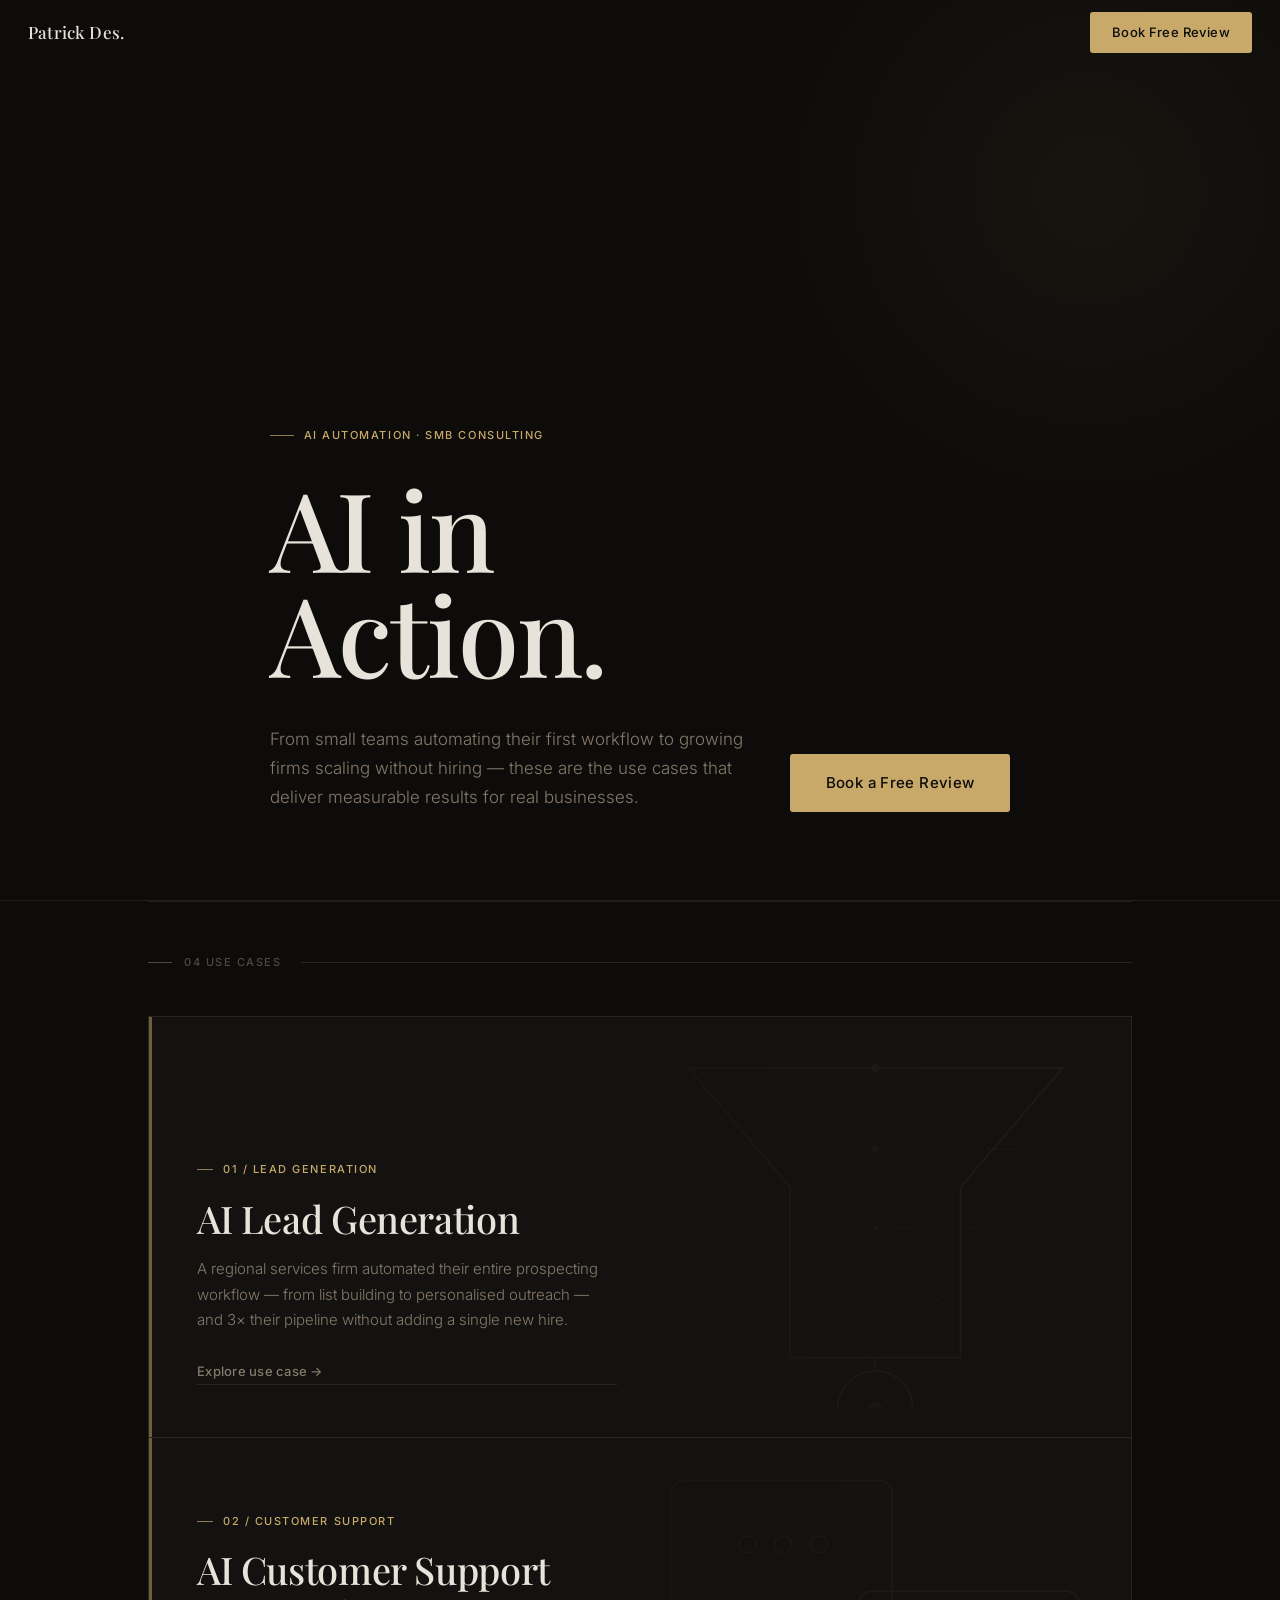
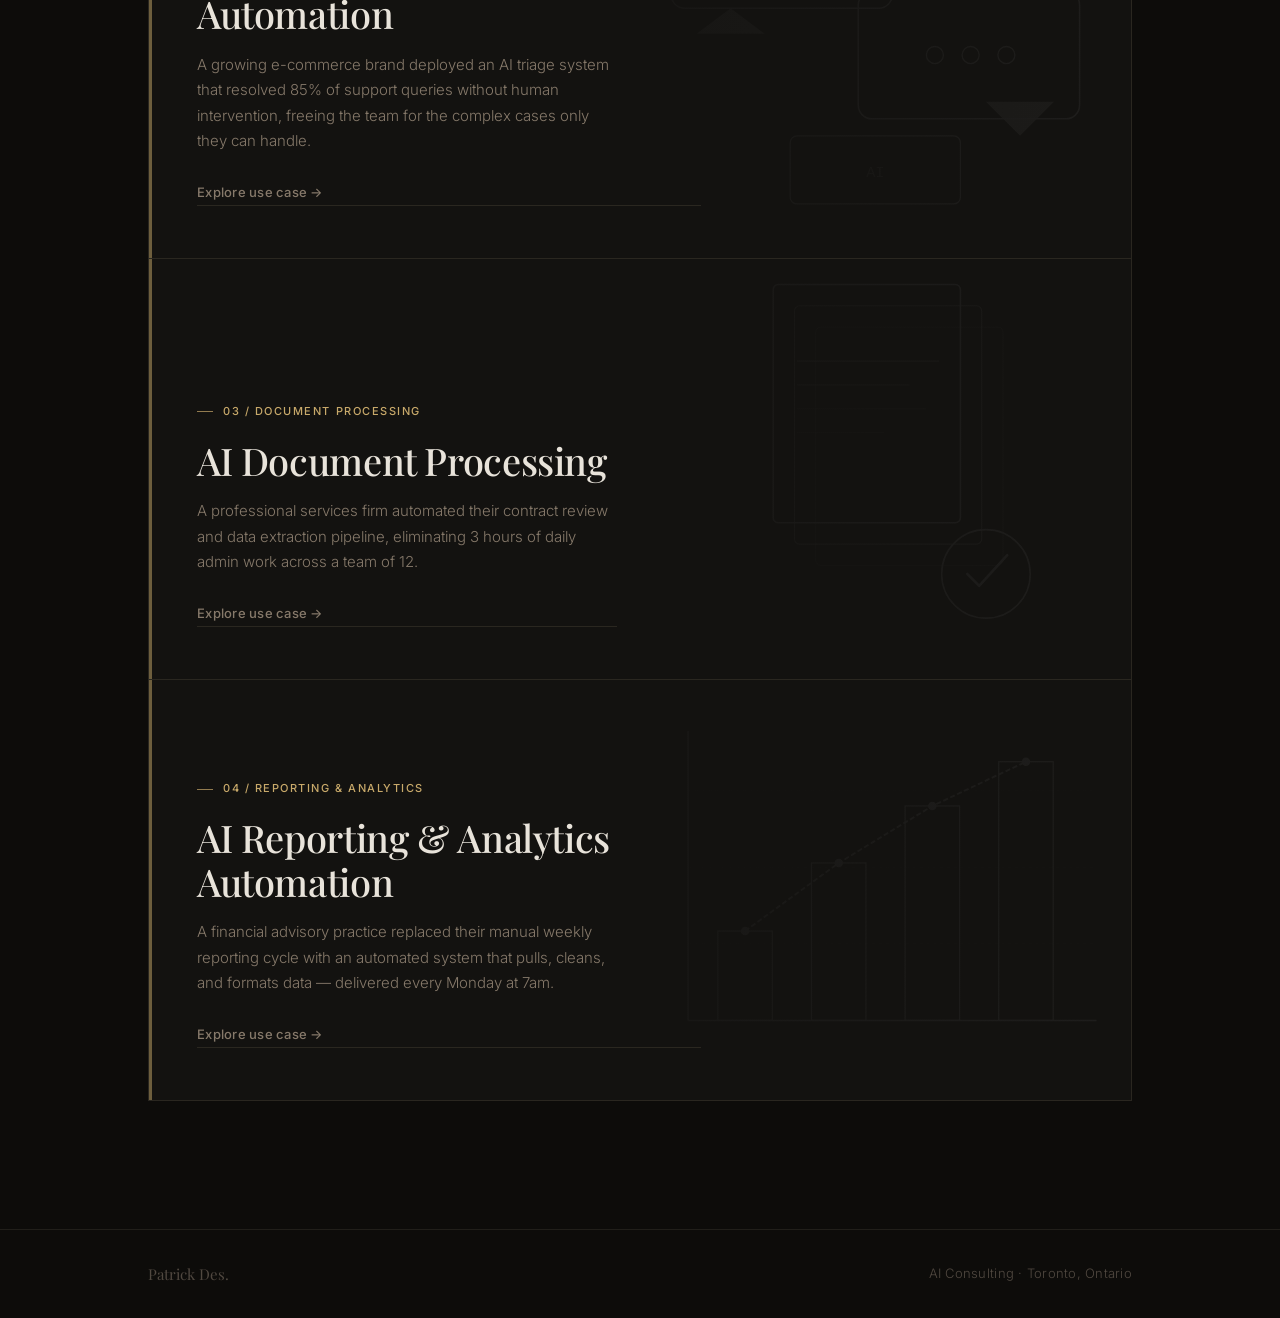
<file: usecases/index.html>
<!DOCTYPE html>
<html lang="en">
<head>
  <meta charset="UTF-8">
  <meta name="viewport" content="width=device-width, initial-scale=1.0">
  <title>AI Automation Use Cases — Patrick Des</title>
  <meta name="description" content="Real AI automation use cases for Toronto SMBs — lead generation, customer support, document processing, and reporting.">
  <link rel="preconnect" href="https://fonts.googleapis.com">
  <link rel="preconnect" href="https://fonts.gstatic.com" crossorigin>
  <link href="https://fonts.googleapis.com/css2?family=Playfair+Display:ital,wght@0,400;0,500;0,600;1,400;1,500&family=Inter:wght@300;400;500;600&display=swap" rel="stylesheet">
  <link rel="stylesheet" href="shared.css">
</head>
<body>

  <nav id="navbar">
    <a href="/" class="nav-logo">Patrick Des.</a>
    <a href="/#book" class="nav-cta">Book Free Review</a>
  </nav>

  <!-- ─── HERO ─── -->
  <section class="uc-hero">
    <div class="container">
      <p class="uc-hero-eyebrow reveal">AI Automation &middot; SMB Consulting</p>
      <h1 class="reveal">AI in<br>Action.</h1>
      <div class="uc-hero-row reveal">
        <p class="uc-hero-sub">From small teams automating their first workflow to growing firms scaling without hiring — these are the use cases that deliver measurable results for real businesses.</p>
        <a href="/#book" class="btn-primary">Book a Free Review</a>
      </div>
    </div>
  </section>

  <hr class="divider">

  <!-- ─── CASE CARDS ─── -->
  <section class="cases">
    <div class="container">
      <div class="cases-header">
        <span class="section-label" style="margin-bottom: 0;">04 Use Cases</span>
        <div class="cases-divider"></div>
      </div>

      <div class="case-list">

        <a href="./lead-generation.html" class="case-card">
          <svg class="card-art" viewBox="0 0 600 460" fill="none" preserveAspectRatio="xMidYMid slice">
            <path d="M80 60 L520 60 L400 200 L400 400 L200 400 L200 200 Z" stroke="white" stroke-width="1.8" fill="none"/>
            <line x1="130" y1="155" x2="470" y2="155" stroke="white" stroke-width="1.2" stroke-dasharray="5 5"/>
            <line x1="178" y1="248" x2="422" y2="248" stroke="white" stroke-width="1.2" stroke-dasharray="5 5"/>
            <line x1="220" y1="332" x2="380" y2="332" stroke="white" stroke-width="1.2" stroke-dasharray="5 5"/>
            <circle cx="300" cy="460" r="44" stroke="white" stroke-width="1.8" fill="none"/>
            <line x1="300" y1="400" x2="300" y2="416" stroke="white" stroke-width="1.8"/>
            <circle cx="300" cy="460" r="8" fill="white" opacity="0.6"/>
            <circle cx="300" cy="60" r="5" fill="white"/>
            <circle cx="300" cy="155" r="4" fill="white" opacity="0.7"/>
            <circle cx="300" cy="248" r="3" fill="white" opacity="0.5"/>
          </svg>
          <div class="card-overlay"></div>
          <div class="card-content">
            <div class="card-tag">01 / Lead Generation</div>
            <h2>AI Lead Generation</h2>
            <p>A regional services firm automated their entire prospecting workflow — from list building to personalised outreach — and 3&times; their pipeline without adding a single new hire.</p>
            <span class="discover-link">Explore use case &rarr;</span>
          </div>
        </a>

        <a href="./customer-support.html" class="case-card">
          <svg class="card-art" viewBox="0 0 600 460" fill="none" preserveAspectRatio="xMidYMid slice">
            <rect x="60" y="50" width="260" height="150" rx="16" stroke="white" stroke-width="1.8" fill="none"/>
            <path d="M90 230 L130 200 L170 230" fill="white" opacity="0.8"/>
            <rect x="280" y="180" width="260" height="150" rx="16" stroke="white" stroke-width="1.8" fill="none"/>
            <path d="M510 310 L470 350 L430 310" fill="white" opacity="0.8"/>
            <circle cx="150" cy="125" r="10" stroke="white" stroke-width="1.5" fill="none"/>
            <circle cx="192" cy="125" r="10" stroke="white" stroke-width="1.5" fill="none"/>
            <circle cx="234" cy="125" r="10" stroke="white" stroke-width="1.5" fill="none"/>
            <circle cx="370" cy="255" r="10" stroke="white" stroke-width="1.5" fill="none"/>
            <circle cx="412" cy="255" r="10" stroke="white" stroke-width="1.5" fill="none"/>
            <circle cx="454" cy="255" r="10" stroke="white" stroke-width="1.5" fill="none"/>
            <rect x="200" y="350" width="200" height="80" rx="8" stroke="white" stroke-width="1.5" fill="none"/>
            <text x="300" y="398" text-anchor="middle" fill="white" font-size="18" opacity="0.6" font-family="monospace">AI</text>
          </svg>
          <div class="card-overlay"></div>
          <div class="card-content">
            <div class="card-tag">02 / Customer Support</div>
            <h2>AI Customer Support Automation</h2>
            <p>A growing e-commerce brand deployed an AI triage system that resolved 85% of support queries without human intervention, freeing the team for the complex cases only they can handle.</p>
            <span class="discover-link">Explore use case &rarr;</span>
          </div>
        </a>

        <a href="./document-processing.html" class="case-card">
          <svg class="card-art" viewBox="0 0 600 460" fill="none" preserveAspectRatio="xMidYMid slice">
            <rect x="180" y="30" width="220" height="280" rx="6" stroke="white" stroke-width="1.8" fill="none"/>
            <rect x="205" y="55" width="220" height="280" rx="6" stroke="white" stroke-width="1.3" fill="none" opacity="0.7"/>
            <rect x="230" y="80" width="220" height="280" rx="6" stroke="white" stroke-width="1" fill="none" opacity="0.4"/>
            <line x1="208" y1="120" x2="375" y2="120" stroke="white" stroke-width="1.4" opacity="0.7"/>
            <line x1="208" y1="148" x2="340" y2="148" stroke="white" stroke-width="1.4" opacity="0.5"/>
            <line x1="208" y1="176" x2="360" y2="176" stroke="white" stroke-width="1.4" opacity="0.35"/>
            <line x1="208" y1="204" x2="310" y2="204" stroke="white" stroke-width="1.4" opacity="0.25"/>
            <circle cx="430" cy="370" r="52" stroke="white" stroke-width="1.8" fill="none"/>
            <path d="M408 370 L422 384 L455 348" stroke="white" stroke-width="3" stroke-linecap="round" stroke-linejoin="round"/>
          </svg>
          <div class="card-overlay"></div>
          <div class="card-content">
            <div class="card-tag">03 / Document Processing</div>
            <h2>AI Document Processing</h2>
            <p>A professional services firm automated their contract review and data extraction pipeline, eliminating 3 hours of daily admin work across a team of 12.</p>
            <span class="discover-link">Explore use case &rarr;</span>
          </div>
        </a>

        <a href="./reporting-analytics.html" class="case-card">
          <svg class="card-art" viewBox="0 0 600 460" fill="none" preserveAspectRatio="xMidYMid slice">
            <line x1="80" y1="400" x2="560" y2="400" stroke="white" stroke-width="1.8"/>
            <line x1="80" y1="400" x2="80" y2="60" stroke="white" stroke-width="1.8"/>
            <line x1="80" y1="310" x2="560" y2="310" stroke="white" stroke-width="0.8" opacity="0.2" stroke-dasharray="4 4"/>
            <line x1="80" y1="220" x2="560" y2="220" stroke="white" stroke-width="0.8" opacity="0.2" stroke-dasharray="4 4"/>
            <line x1="80" y1="130" x2="560" y2="130" stroke="white" stroke-width="0.8" opacity="0.2" stroke-dasharray="4 4"/>
            <rect x="115" y="295" width="64" height="105" stroke="white" stroke-width="1.5" fill="none"/>
            <rect x="225" y="215" width="64" height="185" stroke="white" stroke-width="1.5" fill="none"/>
            <rect x="335" y="148" width="64" height="252" stroke="white" stroke-width="1.5" fill="none"/>
            <rect x="445" y="96" width="64" height="304" stroke="white" stroke-width="1.5" fill="none"/>
            <polyline points="147,295 257,215 367,148 477,96" stroke="white" stroke-width="2.2" stroke-dasharray="6 3" fill="none"/>
            <circle cx="147" cy="295" r="5" fill="white"/>
            <circle cx="257" cy="215" r="5" fill="white"/>
            <circle cx="367" cy="148" r="5" fill="white"/>
            <circle cx="477" cy="96" r="5" fill="white"/>
          </svg>
          <div class="card-overlay"></div>
          <div class="card-content">
            <div class="card-tag">04 / Reporting &amp; Analytics</div>
            <h2>AI Reporting &amp; Analytics Automation</h2>
            <p>A financial advisory practice replaced their manual weekly reporting cycle with an automated system that pulls, cleans, and formats data — delivered every Monday at 7am.</p>
            <span class="discover-link">Explore use case &rarr;</span>
          </div>
        </a>

      </div>
    </div>
  </section>

  <!-- ─── FOOTER ─── -->
  <footer>
    <div class="container">
      <div class="footer-inner">
        <span class="footer-name">Patrick Des.</span>
        <span class="footer-loc">AI Consulting &middot; Toronto, Ontario</span>
      </div>
    </div>
  </footer>

  <script>
    // Sticky nav
    const navbar = document.getElementById('navbar');
    window.addEventListener('scroll', () => {
      navbar.classList.toggle('scrolled', window.scrollY > 32);
    }, { passive: true });

    // Reveal hero elements immediately
    document.querySelectorAll('.uc-hero .reveal').forEach(el => el.classList.add('visible'));

    // Scroll reveal for cards
    const cards = document.querySelectorAll('.case-card');
    const io = new IntersectionObserver((entries) => {
      entries.forEach(entry => {
        if (entry.isIntersecting) {
          const idx = [...cards].indexOf(entry.target);
          entry.target.style.transitionDelay = `${idx * 0.08}s`;
          entry.target.classList.add('visible');
          io.unobserve(entry.target);
        }
      });
    }, { threshold: 0.1 });
    cards.forEach(c => io.observe(c));
  </script>

</body>
</html>
</file>
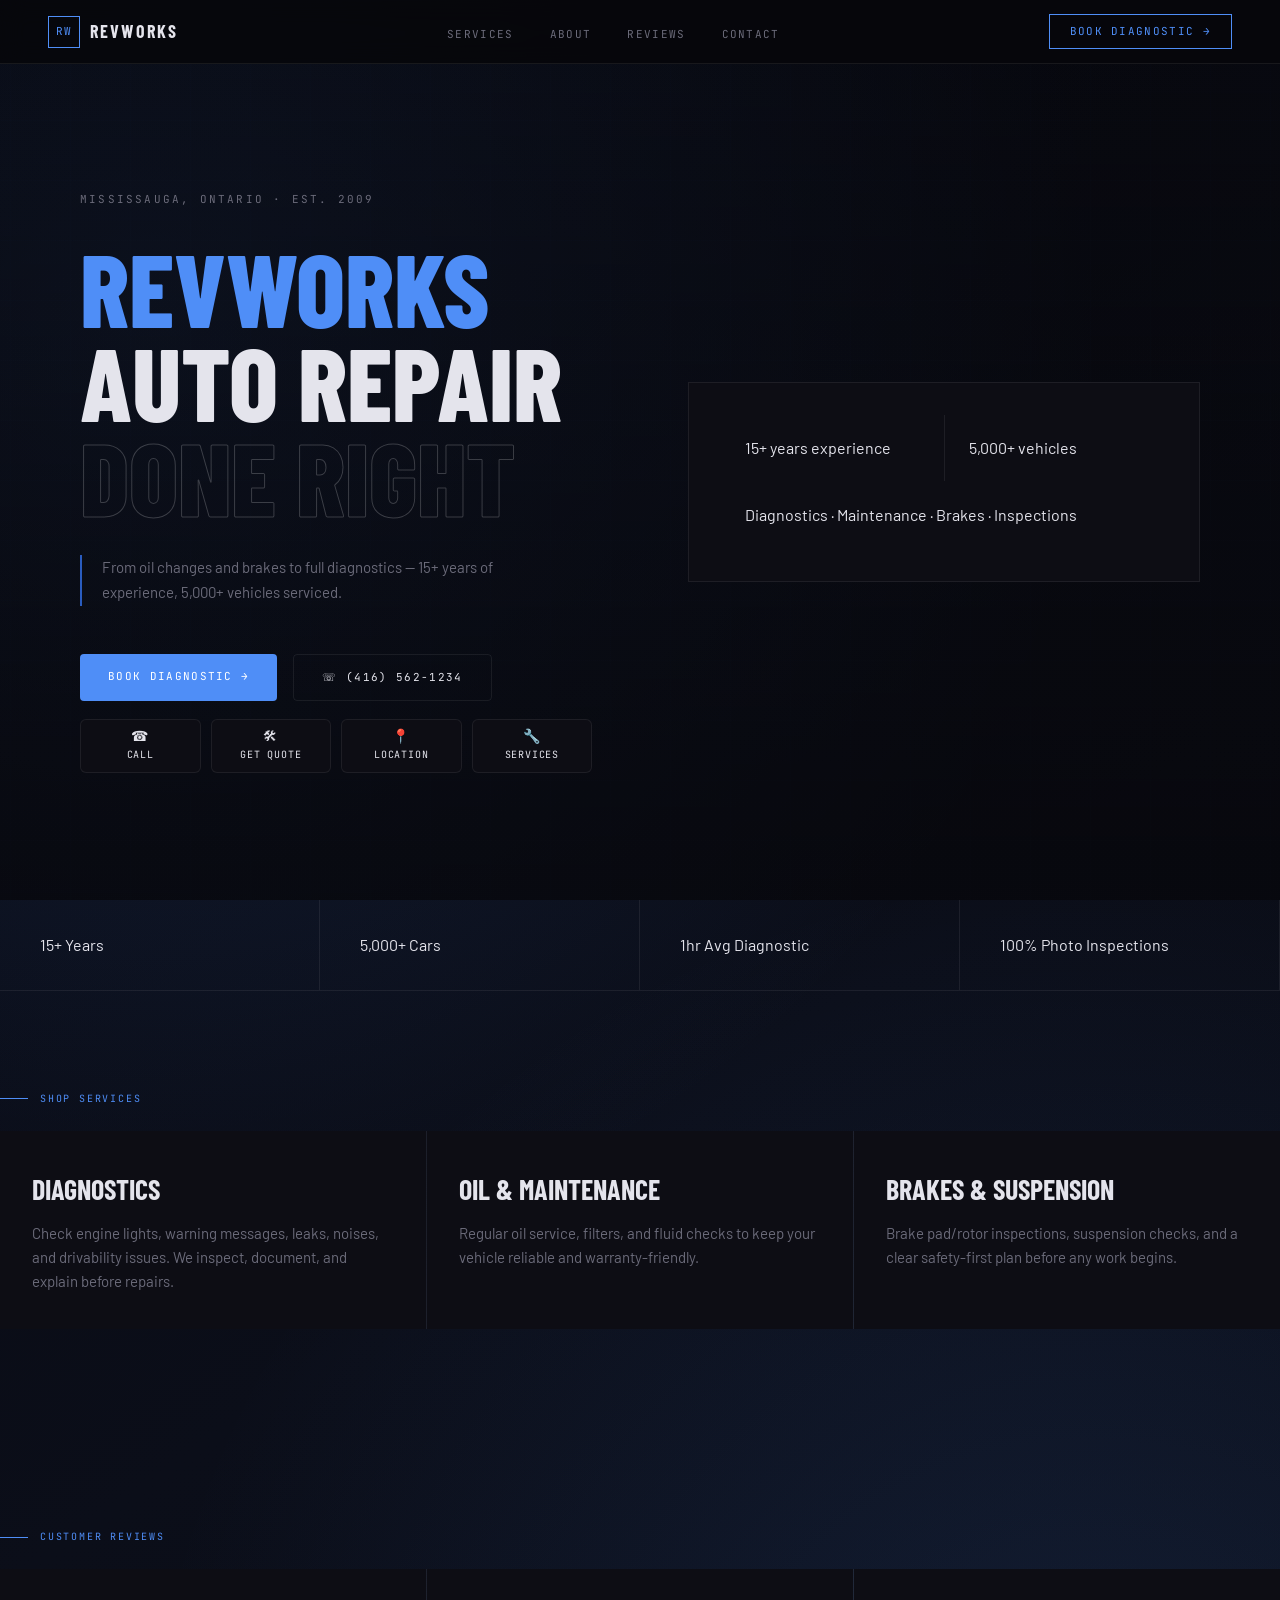
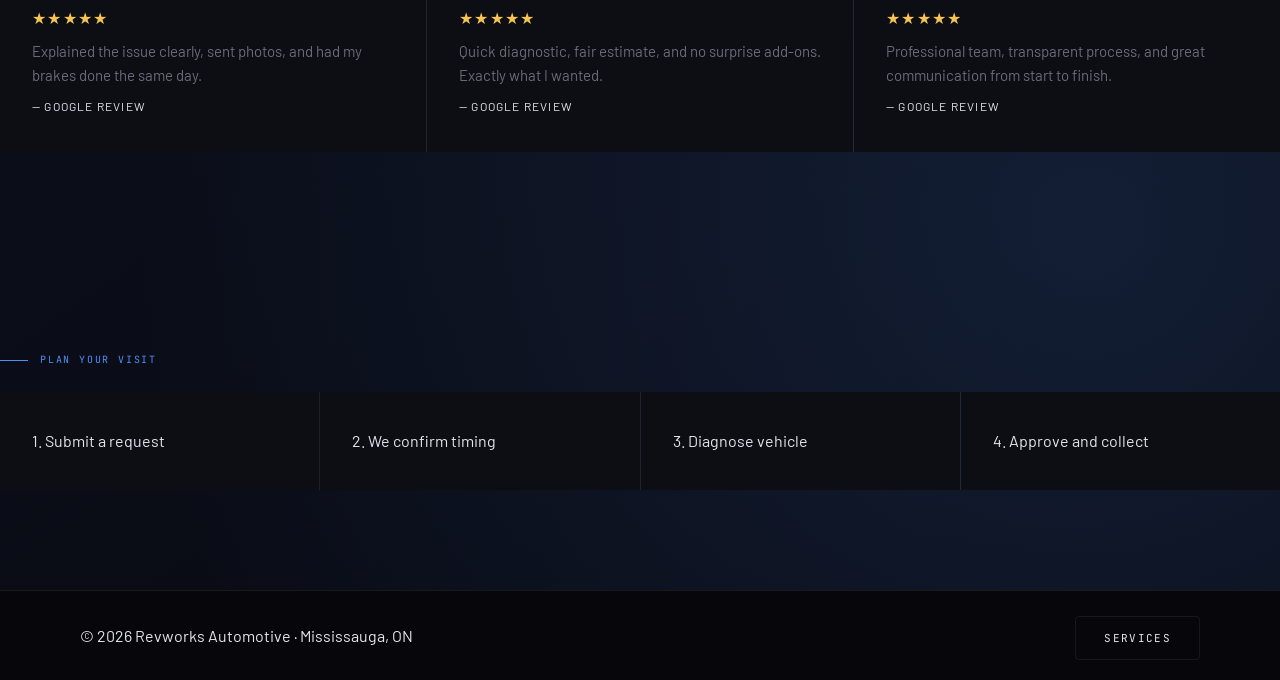
<file: revworks/home3.html>
<!DOCTYPE html>
<html lang="en">
<head>
  <meta charset="UTF-8" />
  <meta name="viewport" content="width=device-width, initial-scale=1.0" />
  <title>Revworks Automotive — Reliable Auto Repair & Diagnostics in Mississauga</title>
  <link rel="preconnect" href="https://fonts.googleapis.com" />
  <link rel="preconnect" href="https://fonts.gstatic.com" crossorigin />
  <link href="https://fonts.googleapis.com/css2?family=Barlow+Condensed:wght@400;600;700;800&family=Barlow:wght@300;400;500;600&family=JetBrains+Mono:wght@400;500&display=swap" rel="stylesheet" />
  <style>
    *, *::before, *::after { box-sizing: border-box; margin: 0; padding: 0; }
    :root { --bg:#07070b; --bg2:#0d0d14; --bg3:#111118; --blue:#4f8ef7; --blue-dim:#2a5cbf; --text:#e4e4ec; --muted:#6b6b7a; --border:rgba(255,255,255,0.07); }
    html { scroll-behavior: smooth; }
    body { background: radial-gradient(circle at 12% 14%, rgba(79,142,247,0.16), transparent 42%), radial-gradient(circle at 85% 80%, rgba(79,142,247,0.14), transparent 45%), linear-gradient(145deg, #06070f 0%, #0b0e19 50%, #080a12 100%); color: var(--text); font-family: 'Barlow', sans-serif; font-size: 16px; line-height: 1.6; overflow-x: hidden; }
    body::before { content: ''; position: fixed; inset: 0; background-image: linear-gradient(rgba(79,142,247,0.03) 1px, transparent 1px), linear-gradient(90deg, rgba(79,142,247,0.03) 1px, transparent 1px), url('https://images.unsplash.com/photo-1487754180451-c456f719a1fc?auto=format&fit=crop&w=1800&q=80'); background-size: 60px 60px, 60px 60px, cover; background-position: center; background-blend-mode: normal, normal, soft-light; opacity: 0.7; pointer-events: none; z-index: 0; }
    body::after { content: ''; position: fixed; inset: 0; background: linear-gradient(180deg, rgba(7,7,11,0.5) 0%, rgba(7,7,11,0.75) 100%); pointer-events: none; z-index: 0; }
    nav { position: fixed; top: 0; left: 0; right: 0; z-index: 100; display: flex; align-items: center; justify-content: space-between; padding: 0 48px; height: 64px; background: rgba(7,7,11,0.92); backdrop-filter: blur(12px); border-bottom: 1px solid var(--border); }
    .nav-logo { display: flex; align-items: center; gap: 10px; text-decoration: none; }
    .nav-logo-mark { width: 32px; height: 32px; border: 1.5px solid var(--blue); display: flex; align-items: center; justify-content: center; font-family: 'JetBrains Mono', monospace; font-size: 11px; color: var(--blue); letter-spacing: 0.05em; }
    .nav-logo-text { font-family: 'Barlow Condensed', sans-serif; font-weight: 700; font-size: 18px; letter-spacing: 0.12em; text-transform: uppercase; color: var(--text); }
    .nav-links { display: flex; gap: 36px; list-style: none; }
    .nav-links a,.nav-cta,.section-label,.hero-eyebrow,.btn-primary,.btn-secondary { font-family: 'JetBrains Mono', monospace; text-transform: uppercase; }
    .nav-links a { font-size: 11px; letter-spacing: 0.12em; color: var(--muted); text-decoration: none; }
    .nav-cta { font-size: 11px; letter-spacing: 0.12em; color: var(--blue); text-decoration: none; border: 1px solid var(--blue); padding: 8px 20px; }
    .section-label { font-size: 10px; letter-spacing: 0.18em; color: var(--blue); display: flex; align-items: center; gap: 12px; margin-bottom: 24px; }
    .section-label::before { content: ''; display: inline-block; width: 28px; height: 1px; background: var(--blue); }
    .hero { min-height: 100vh; display: grid; grid-template-columns: 1fr 1fr; position: relative; padding-top: 64px; }
    .hero-left { display: flex; flex-direction: column; justify-content: center; padding: 80px 48px 80px 80px; position: relative; z-index: 1; }
    .hero-eyebrow { font-size: 11px; letter-spacing: 0.2em; color: var(--muted); margin-bottom: 32px; }
    .hero-h1 { font-family: 'Barlow Condensed', sans-serif; font-weight: 800; font-size: clamp(64px, 8vw, 110px); line-height: 0.92; text-transform: uppercase; margin-bottom: 32px; }
    .line-blue { color: var(--blue); } .line-dim { color: transparent; -webkit-text-stroke: 1px rgba(255,255,255,0.2); }
    .hero-sub { font-size: 15px; color: var(--muted); max-width: 420px; line-height: 1.7; margin-bottom: 48px; border-left: 2px solid var(--blue-dim); padding-left: 20px; }
    .hero-actions { display: flex; gap: 16px; flex-wrap: wrap; }
    .btn-primary { background: var(--blue); color: #fff; text-decoration: none; font-size: 11px; letter-spacing: 0.12em; padding: 14px 28px; border-radius: 4px; }
    .btn-secondary { color: var(--text); text-decoration: none; font-size: 11px; letter-spacing: 0.12em; padding: 14px 28px; border: 1px solid var(--border); border-radius: 4px; }
    .hero-right { display: flex; flex-direction: column; justify-content: center; padding: 80px 80px 80px 48px; position: relative; z-index: 1; }
    .data-panel { border: 1px solid var(--border); background: var(--bg2); padding: 32px; }
    .data-row { display: grid; grid-template-columns: 1fr 1fr; gap: 1px; background: var(--border); margin-bottom: 1px; }
    .data-cell,.data-cell-full { background: var(--bg2); padding: 20px 24px; }
    .data-cell-full { grid-column: span 2; }
    .stats-bar { position: relative; z-index: 1; display: grid; grid-template-columns: repeat(4, 1fr); border-bottom: 1px solid var(--border); }
    .stat-item { padding: 32px 40px; border-right: 1px solid var(--border); }
    section { position: relative; z-index: 1; }
    .container { max-width: 1280px; margin: 0 auto; padding: 0 80px; }
    .section-pad { padding: 100px 0; }
    .services-grid,.reviews-grid,.how-grid { display: grid; gap: 1px; background: var(--border); }
    .services-grid { grid-template-columns: repeat(3, 1fr); }
    .reviews-grid { grid-template-columns: repeat(3, 1fr); }
    .how-grid { grid-template-columns: repeat(4, 1fr); }
    .service-card,.review-card,.how-step { background: var(--bg2); padding: 36px 32px; }
    footer { border-top: 1px solid var(--border); padding: 32px 80px; display: flex; align-items: center; justify-content: space-between; position: relative; z-index: 1; background: var(--bg); }
    .service-card h3 { font-family: 'Barlow Condensed', sans-serif; font-size: 28px; margin-bottom: 10px; text-transform: uppercase; }
    .service-card p,.review-card p { color: var(--muted); font-size: 15px; }
    .review-card .stars { color: #f6c453; margin-bottom: 8px; letter-spacing: 0.08em; }
    .review-card .review-source { color: var(--text); font-size: 12px; text-transform: uppercase; letter-spacing: 0.1em; margin-top: 10px; }
    .sticky-cta { position: fixed; left: 0; right: 0; bottom: 0; z-index: 120; display: none; gap: 10px; padding: 10px 12px calc(10px + env(safe-area-inset-bottom)); background: rgba(7,7,11,0.96); border-top: 1px solid var(--border); }
    .sticky-cta a { flex: 1; text-align: center; text-decoration: none; font-family: 'JetBrains Mono', monospace; text-transform: uppercase; font-size: 12px; letter-spacing: 0.08em; padding: 16px 8px; border-radius: 6px; min-height: 48px; display:flex; align-items:center; justify-content:center; }
    .sticky-call { border: 1px solid var(--border); color: var(--text); }
    .sticky-book { background: var(--blue); color: #fff; }
    .sticky-book.pulse { animation: pulse 1.8s ease-in-out infinite; }
    .reveal { opacity: 0; transform: translateY(20px); transition: opacity .5s ease, transform .5s ease; }
    .reveal.is-visible { opacity: 1; transform: translateY(0); }
    .sticky-cta.is-hidden { transform: translateY(120%); }
    .sticky-cta { transition: transform .25s ease; }
    @keyframes pulse { 0%,100% { box-shadow: 0 0 0 0 rgba(79,142,247,.4);} 70% { box-shadow: 0 0 0 10px rgba(79,142,247,0);} }
    
    .quick-actions { display:grid; grid-template-columns: repeat(4, minmax(0,1fr)); gap:10px; margin-top: 18px; }
    .quick-actions a { text-decoration:none; color: var(--text); border:1px solid var(--border); background: var(--bg2); border-radius: 6px; min-height: 54px; display:flex; flex-direction:column; justify-content:center; align-items:center; font-family: 'JetBrains Mono', monospace; font-size: 10px; letter-spacing: .08em; text-transform: uppercase; gap: 4px; }
    .quick-actions .qa-icon { font-size: 14px; line-height:1; }
    @media (max-width: 900px) { .quick-actions { grid-template-columns: repeat(2, minmax(0,1fr)); } }
    @media (max-width: 900px) { .hero { grid-template-columns: 1fr; } .hero-right { padding-top: 0; } .sticky-cta { display: flex; } body { padding-bottom: 84px; } .hero-actions { flex-direction: column; align-items: stretch; } .hero-actions a { text-align: center; } }

  </style>
</head>
<body>
  <div class="sticky-cta"><a class="sticky-call" href="tel:4165621234">Call Now</a><a class="sticky-book" href="#contact">Book Diagnostic</a></div>
  <nav><a href="#" class="nav-logo"><div class="nav-logo-mark">RW</div><span class="nav-logo-text">Revworks</span></a><ul class="nav-links"><li><a href="#services">Services</a></li><li><a href="#about">About</a></li><li><a href="#reviews">Reviews</a></li><li><a href="#contact">Contact</a></li></ul><a href="#contact" class="nav-cta">Book Diagnostic →</a></nav>
  <section class="hero"><div class="hero-left"><div class="hero-eyebrow">Mississauga, Ontario · Est. 2009</div><h1 class="hero-h1"><span class="line-blue">REVWORKS</span><br>AUTO REPAIR<br><span class="line-dim">DONE RIGHT</span></h1><p class="hero-sub">From oil changes and brakes to full diagnostics — 15+ years of experience, 5,000+ vehicles serviced.</p><div class="hero-actions"><a href="#contact" class="btn-primary">Book Diagnostic →</a><a href="tel:4165621234" class="btn-secondary">☏ (416) 562-1234</a></div><div class="quick-actions"><a href="tel:4165621234"><span class="qa-icon">☎</span><span>Call</span></a><a href="#contact"><span class="qa-icon">🛠</span><span>Get Quote</span></a><a href="https://maps.google.com/?q=1788+Drew+Rd+Unit+6+Mississauga+ON+L5S+1L7" target="_blank" rel="noopener"><span class="qa-icon">📍</span><span>Location</span></a><a href="#services"><span class="qa-icon">🔧</span><span>Services</span></a></div></div><div class="hero-right"><div class="data-panel"><div class="data-row"><div class="data-cell">15+ years experience</div><div class="data-cell">5,000+ vehicles</div></div><div class="data-row"><div class="data-cell-full">Diagnostics · Maintenance · Brakes · Inspections</div></div></div></div></section>
  <div class="stats-bar reveal"><div class="stat-item">15+ Years</div><div class="stat-item">5,000+ Cars</div><div class="stat-item">1hr Avg Diagnostic</div><div class="stat-item">100% Photo Inspections</div></div>
  <section class="services-section reveal" id="services"><div class="container section-pad"><div class="section-label">Shop Services</div><div class="services-grid"><div class="service-card"><h3>Diagnostics</h3><p>Check engine lights, warning messages, leaks, noises, and drivability issues. We inspect, document, and explain before repairs.</p></div><div class="service-card"><h3>Oil &amp; Maintenance</h3><p>Regular oil service, filters, and fluid checks to keep your vehicle reliable and warranty-friendly.</p></div><div class="service-card"><h3>Brakes &amp; Suspension</h3><p>Brake pad/rotor inspections, suspension checks, and a clear safety-first plan before any work begins.</p></div></div></div></section>
  <section class="reviews-section reveal" id="reviews"><div class="container section-pad"><div class="section-label">Customer Reviews</div><div class="reviews-grid"><div class="review-card"><div class="stars">★★★★★</div><p>Explained the issue clearly, sent photos, and had my brakes done the same day.</p><div class="review-source">— Google Review</div></div><div class="review-card"><div class="stars">★★★★★</div><p>Quick diagnostic, fair estimate, and no surprise add-ons. Exactly what I wanted.</p><div class="review-source">— Google Review</div></div><div class="review-card"><div class="stars">★★★★★</div><p>Professional team, transparent process, and great communication from start to finish.</p><div class="review-source">— Google Review</div></div></div></div></section>
  <section class="how-section reveal" id="contact"><div class="container section-pad"><div class="section-label">Plan Your Visit</div><div class="how-grid"><div class="how-step">1. Submit a request</div><div class="how-step">2. We confirm timing</div><div class="how-step">3. Diagnose vehicle</div><div class="how-step">4. Approve and collect</div></div></div></section>
  <footer><div>© 2026 Revworks Automotive · Mississauga, ON</div><div><a href="#services" class="btn-secondary">Services</a></div></footer>

<script>
  const prefersReducedMotion = window.matchMedia('(prefers-reduced-motion: reduce)').matches;
  const sticky = document.querySelector('.sticky-cta');
  const stickyBook = document.querySelector('.sticky-book');
  if (stickyBook && !prefersReducedMotion) stickyBook.classList.add('pulse');

  if (!prefersReducedMotion && 'IntersectionObserver' in window) {
    const observer = new IntersectionObserver((entries) => {
      entries.forEach((entry) => { if (entry.isIntersecting) entry.target.classList.add('is-visible'); });
    }, { threshold: 0.15 });
    document.querySelectorAll('.reveal').forEach((el) => observer.observe(el));
  } else {
    document.querySelectorAll('.reveal').forEach((el) => el.classList.add('is-visible'));
  }

  let previousY = window.scrollY;
  window.addEventListener('scroll', () => {
    if (!sticky || window.innerWidth > 900) return;
    const currentY = window.scrollY;
    const shouldHide = currentY > previousY && currentY > 180;
    sticky.classList.toggle('is-hidden', shouldHide);
    previousY = currentY;
  }, { passive: true });
</script>
</body>
</html>
</file>
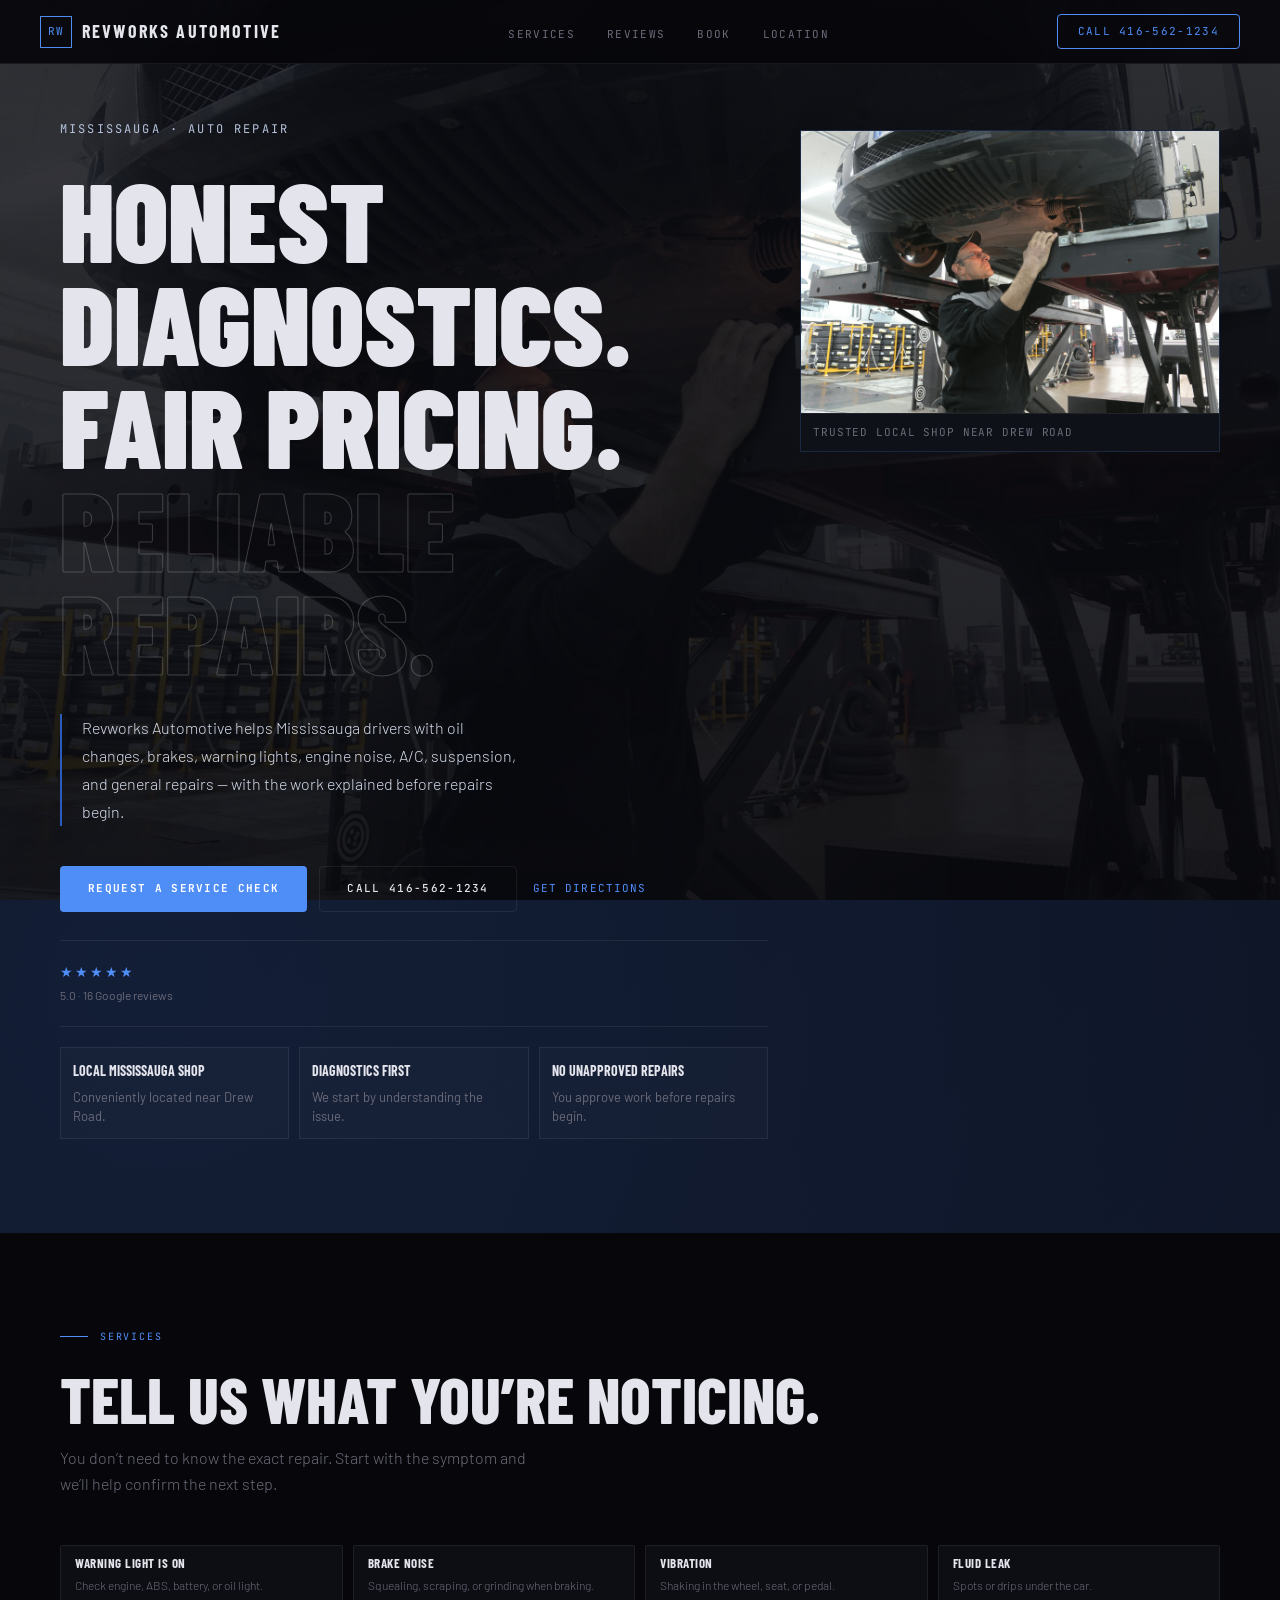
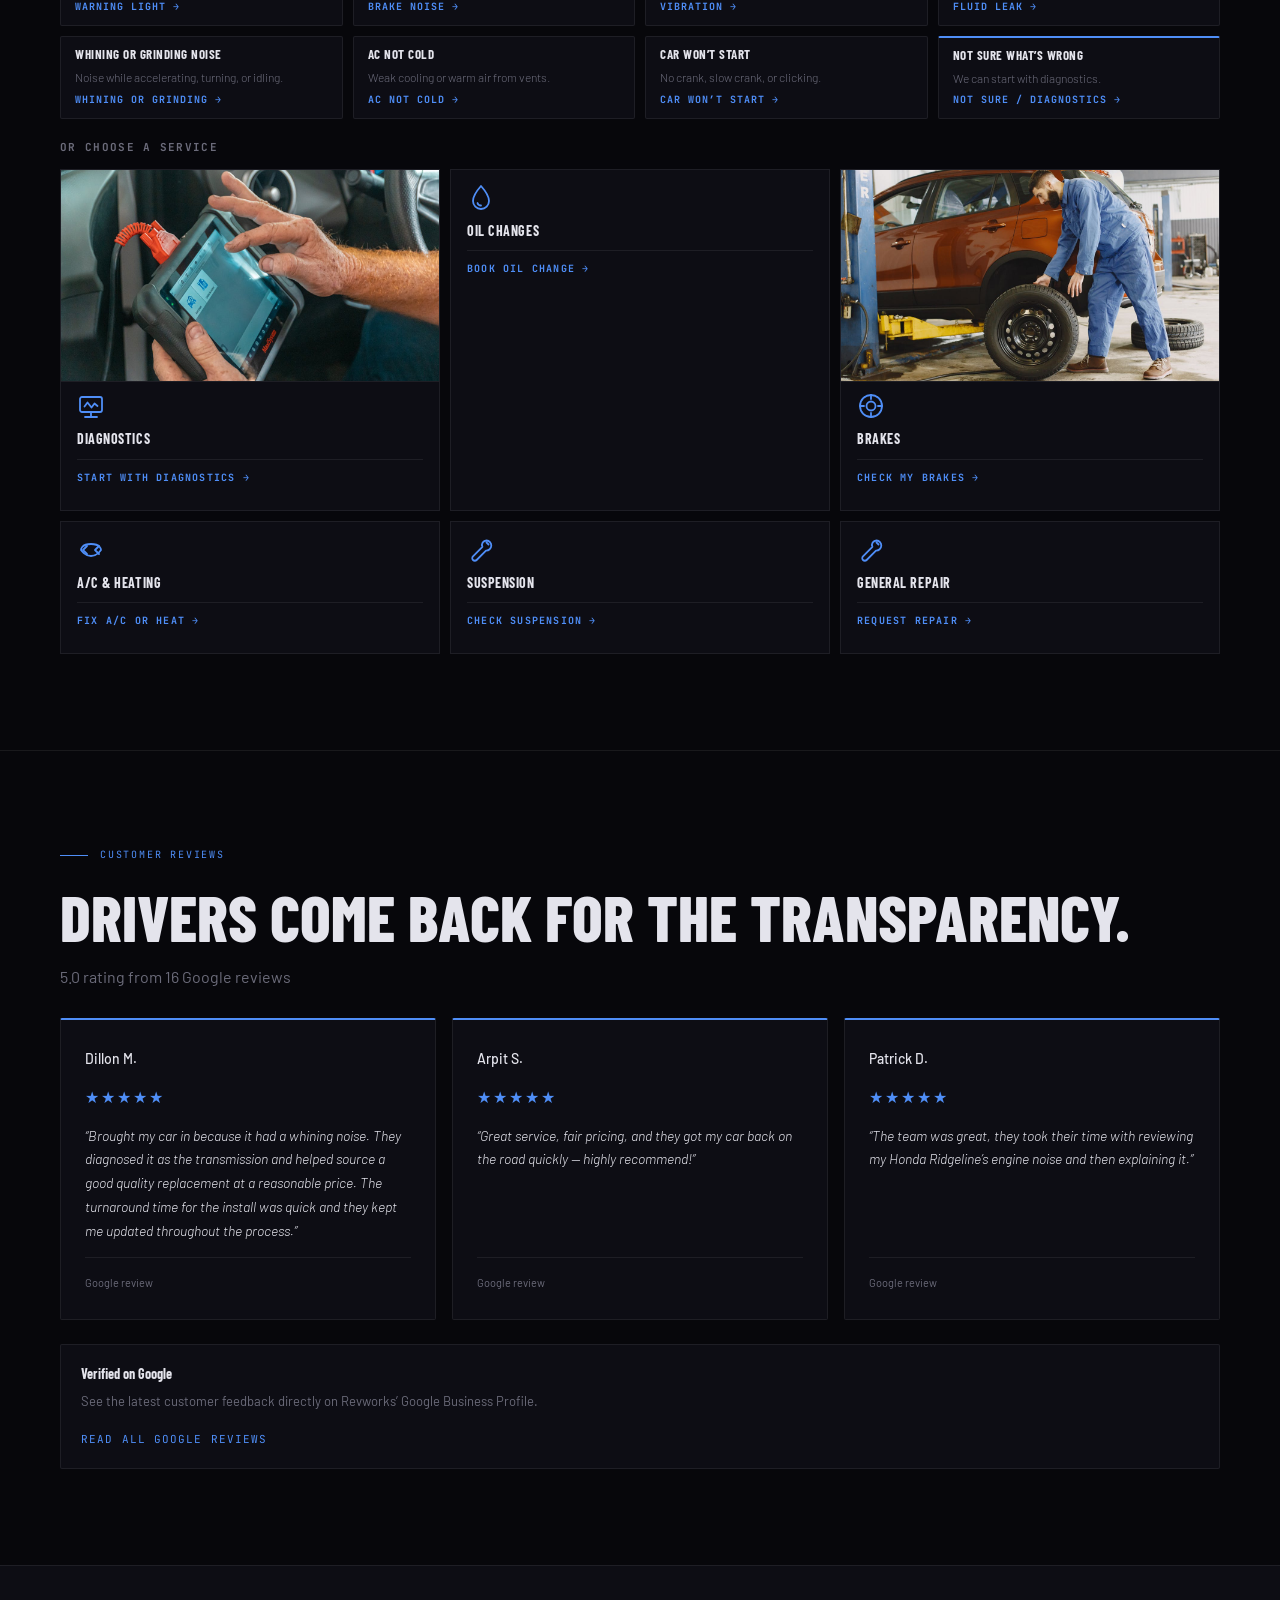
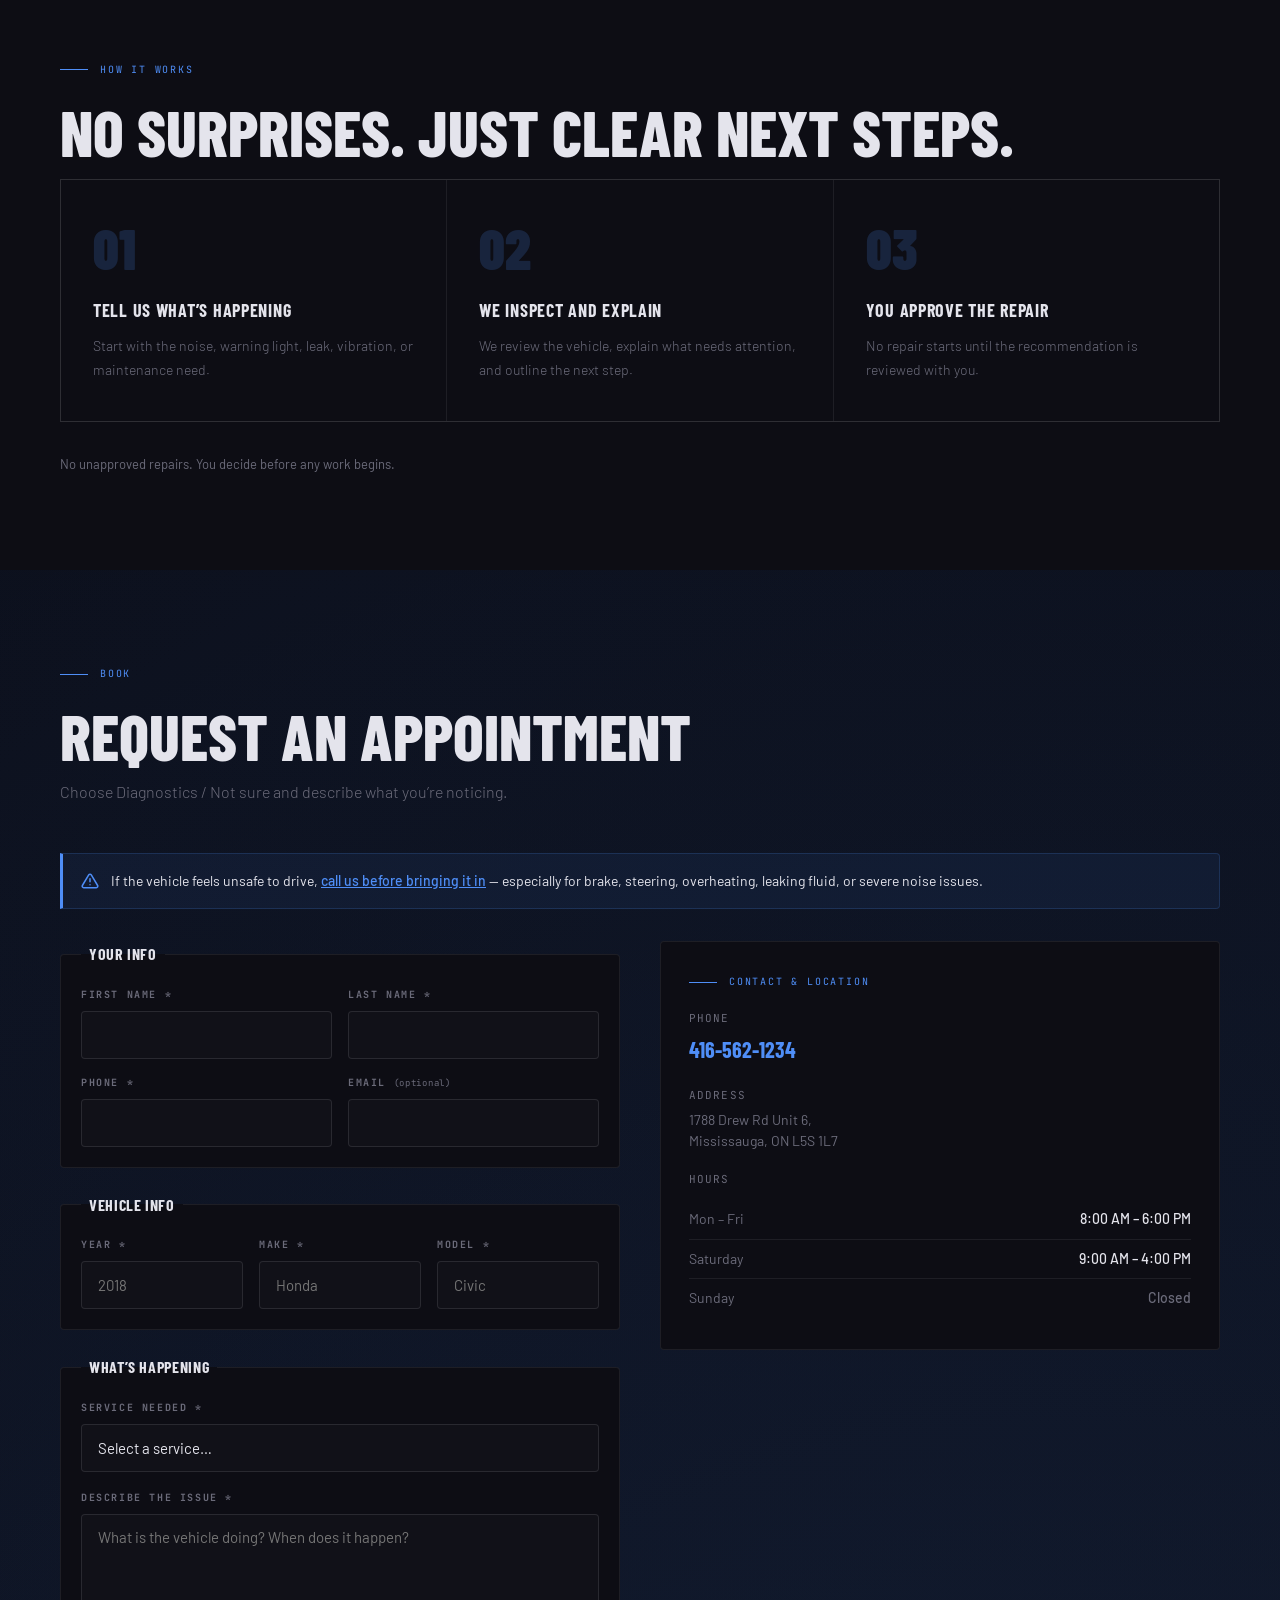
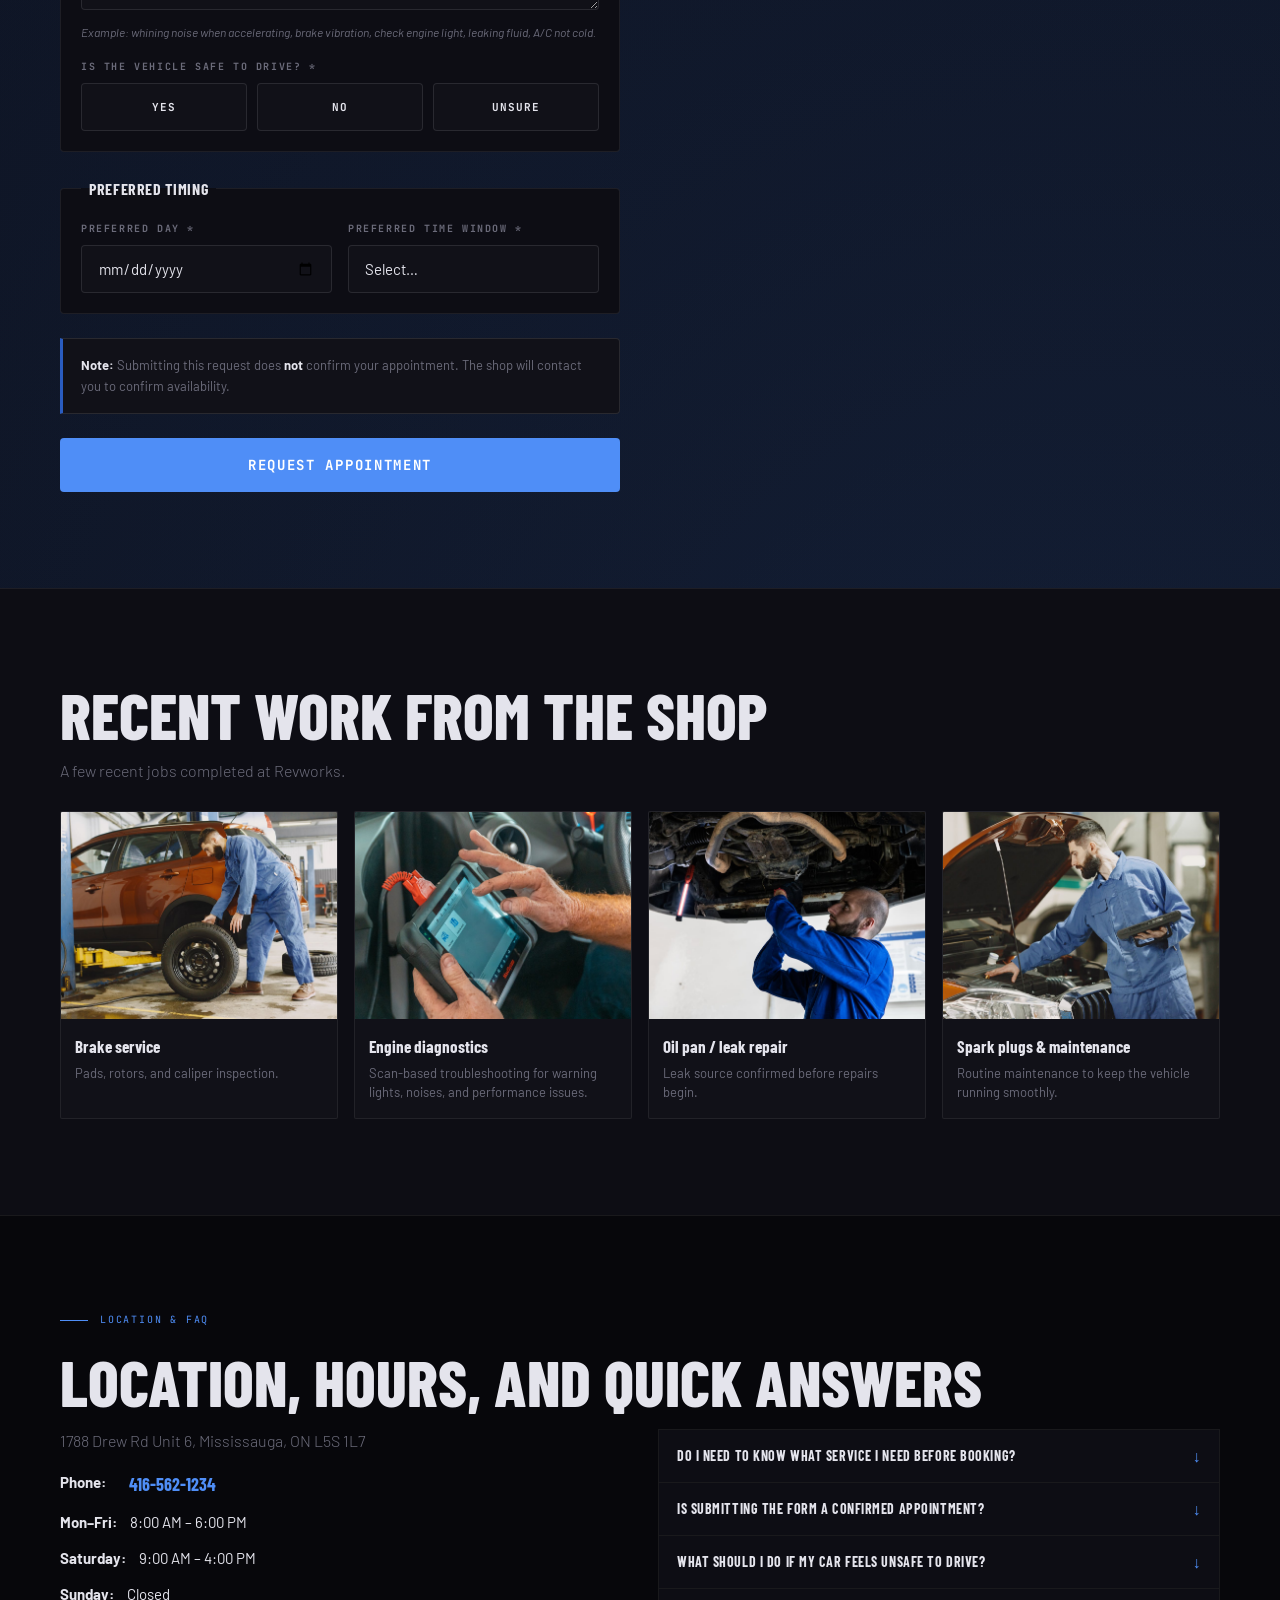
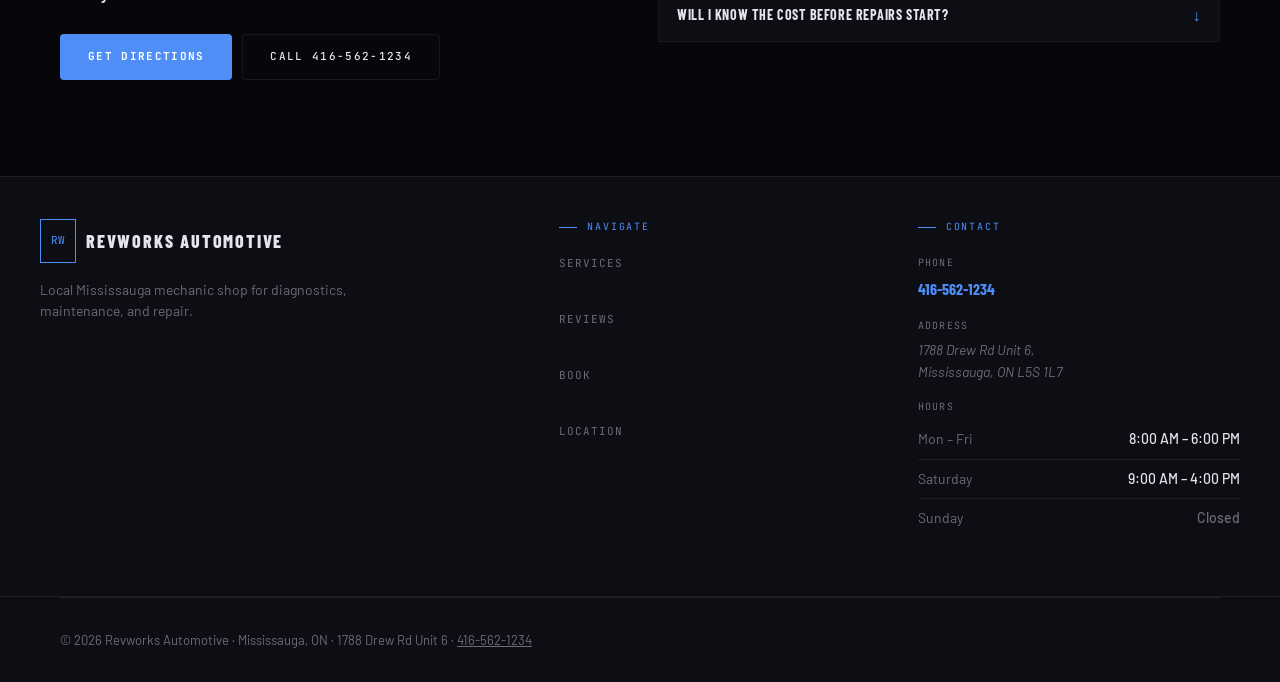
<file: revworks/home4.html>
<!DOCTYPE html>
<html lang="en">
<head>
  <meta charset="UTF-8" />
  <meta name="viewport" content="width=device-width, initial-scale=1.0" />
  <title>Revworks Automotive — Honest Auto Repair in Mississauga</title>
  <meta name="description" content="Mississauga auto repair shop. Diagnostics-first, no surprise charges, transparent pricing. Brakes, A/C, suspension, oil changes. Book online." />
  <link rel="canonical" href="https://patrickdes.ca/revworks/home4" />
  <meta property="og:type" content="website" />
  <meta property="og:title" content="Revworks Automotive — Mississauga Auto Repair" />
  <meta property="og:description" content="Diagnostics-first auto repair in Mississauga. No repair starts until you understand the recommendation." />
  <meta property="og:url" content="https://patrickdes.ca/revworks/home4" />
  <meta property="og:image" content="https://patrickdes.ca/revworks/home4/images/hero-garage.jpg" />
  <meta name="twitter:card" content="summary_large_image" />
  <link rel="preconnect" href="https://fonts.googleapis.com" />
  <link rel="preconnect" href="https://fonts.gstatic.com" crossorigin />
  <link href="https://fonts.googleapis.com/css2?family=Barlow+Condensed:wght@400;600;700;800;900&family=Barlow:ital,wght@0,300;0,400;0,500;1,300&family=JetBrains+Mono:wght@400;500;700&display=swap" rel="stylesheet" />

  <script type="application/ld+json">
  {
    "@context": "https://schema.org",
    "@type": "AutoRepair",
    "name": "Revworks Automotive",
    "image": "https://patrickdes.ca/revworks/home4/images/hero-garage.jpg",
    "url": "https://patrickdes.ca/revworks/home4",
    "telephone": "+14165621234",
    "address": {
      "@type": "PostalAddress",
      "streetAddress": "1788 Drew Rd Unit 6",
      "addressLocality": "Mississauga",
      "addressRegion": "ON",
      "postalCode": "L5S 1L7",
      "addressCountry": "CA"
    },
    "geo": {
      "@type": "GeoCoordinates",
      "latitude": 43.6845,
      "longitude": -79.6655
    },
    "openingHoursSpecification": [
      {
        "@type": "OpeningHoursSpecification",
        "dayOfWeek": ["Monday","Tuesday","Wednesday","Thursday","Friday"],
        "opens": "08:00",
        "closes": "18:00"
      },
      {
        "@type": "OpeningHoursSpecification",
        "dayOfWeek": "Saturday",
        "opens": "09:00",
        "closes": "16:00"
      }
    ],
    "aggregateRating": {
      "@type": "AggregateRating",
      "ratingValue": "5.0",
      "reviewCount": "16",
      "bestRating": "5",
      "worstRating": "1"
    },
    "priceRange": "$$",
    "description": "Local auto repair in Mississauga. Diagnostics first, fair pricing, clear explanations. Oil changes, brakes, suspension, A/C, inspections, and general repairs.",
    "areaServed": {
      "@type": "City",
      "name": "Mississauga"
    }
  }
  </script>

  <link rel="stylesheet" href="./home4.css" />
</head>
<body>
<a href="#main" class="skip-link">Skip to content</a>

<!-- ── 1. NAV ─────────────────────────────────────────────────────────────── -->
<nav id="nav">
  <a href="#hero" class="nav-logo" aria-label="Revworks Automotive — home">
    <div class="nav-logo-mark" aria-hidden="true">RW</div>
    <span class="nav-logo-text">Revworks Automotive</span>
  </a>
  <ul class="nav-links" role="list">
    <li><a href="#services">Services</a></li>
    <li><a href="#reviews">Reviews</a></li>
    <li><a href="#booking">Book</a></li>
    <li><a href="#location">Location</a></li>
  </ul>
  <a href="tel:4165621234" class="nav-cta"
     data-analytics="revworks_header_call_click"
     aria-label="Call Revworks Automotive at 416-562-1234">Call 416-562-1234</a>
  <button class="nav-hamburger" id="hamburger" aria-label="Open navigation menu" aria-expanded="false">
    <span></span><span></span><span></span>
  </button>
</nav>

<!-- mobile drawer -->
<div id="nav-overlay" aria-hidden="true"></div>
<div id="nav-drawer" role="dialog" aria-label="Navigation menu">
  <a class="drawer-link" href="#services" data-close-drawer>Services</a>
  <a class="drawer-link" href="#reviews" data-close-drawer>Reviews</a>
  <a class="drawer-link" href="#booking" data-close-drawer>Book</a>
  <a class="drawer-link" href="#location" data-close-drawer>Location</a>
  <a class="drawer-link primary" href="tel:4165621234" data-close-drawer
     data-analytics="revworks_header_call_click">Call 416-562-1234</a>
</div>

<!-- ── 2. HERO ────────────────────────────────────────────────────────────── -->
<main id="main">
<section id="hero" aria-label="Revworks Automotive — Mississauga auto repair">
  <div class="hero-inner hero-layout">

    <!-- Left: text content -->
    <div class="hero-content">
      <p class="hero-eyebrow">Mississauga &middot; Auto Repair</p>

      <h1 class="h1 hero-title">
        Honest diagnostics.<br>
        Fair pricing.<br>
        <span class="hero-h1-outline">Reliable repairs.</span>
      </h1>

      <p class="hero-sub">
        Revworks Automotive helps Mississauga drivers with oil changes, brakes, warning lights,
        engine noise, A/C, suspension, and general repairs &mdash; with the work explained before repairs begin.
      </p>

      <div class="hero-actions">
        <a href="#booking" class="btn-primary"
           data-analytics="revworks_hero_book_click">Request a Service Check</a>
        <a href="tel:4165621234" class="btn-ghost"
           data-analytics="revworks_hero_call_click">Call 416-562-1234</a>
        <a href="https://www.google.com/maps/dir/?api=1&destination=1788+Drew+Rd+Unit+6+Mississauga+ON+L5S+1L7"
           target="_blank" rel="noopener noreferrer"
           class="btn-text-link"
           data-analytics="revworks_hero_directions_click"
           aria-label="Get directions to Revworks Automotive (opens Google Maps)">Get Directions</a>
      </div>

      <div class="hero-trust-row" aria-label="Shop credentials">
        <div class="hero-trust-item">
          <a href="https://g.page/r/CfvN8xEx2wVYEAE/review" target="_blank" rel="noopener noreferrer"
             class="hero-trust-link" aria-label="5.0 stars on Google, 16 reviews (opens in new tab)">
            <span class="hero-trust-stars" aria-hidden="true">&#9733;&#9733;&#9733;&#9733;&#9733;</span>
            <span class="hero-trust-label">5.0 &middot; 16 Google reviews</span>
          </a>
        </div>
      </div>

      <div class="hero-trust-cards" role="list" aria-label="Why drivers choose Revworks">
        <div class="hero-card" role="listitem">
          <h3>Local Mississauga shop</h3>
          <p>Conveniently located near Drew Road.</p>
        </div>
        <div class="hero-card" role="listitem">
          <h3>Diagnostics first</h3>
          <p>We start by understanding the issue.</p>
        </div>
        <div class="hero-card" role="listitem">
          <h3>No unapproved repairs</h3>
          <p>You approve work before repairs begin.</p>
        </div>
      </div>
    </div>

    <aside class="hero-side-visual" aria-label="Inside Revworks Automotive">
      <img src="./images/hero-garage.jpg"
           alt="Inside Revworks Automotive with vehicles being serviced"
           width="1260" height="840"
           loading="eager" decoding="async" />
      <div class="hero-side-caption">Trusted local shop near Drew Road</div>
    </aside>

  </div>
</section>

<section id="services" class="section-pad reveal">
  <div class="wrap">
    <div class="section-label">Services</div>
    <h2 class="h2 mb-16">Tell us what you&rsquo;re noticing.</h2>
    <p class="section-intro">
      You don&rsquo;t need to know the exact repair. Start with the symptom and we&rsquo;ll help confirm the next step.
    </p>

    <div class="issues-grid" aria-label="Symptom options">
      <!-- populated by home4.js ISSUE_CARDS array -->
    </div>

    <h3 class="services-subhead">Or choose a service</h3>
    <div class="services-grid services-grid-compact" aria-label="Service options">
      <!-- populated by home4.js SERVICE_CARDS array -->
    </div>
  </div>
</section>

<section id="reviews" class="section-pad reveal">
  <div class="wrap">
    <div class="section-label">Customer Reviews</div>
    <h2 class="h2 mb-16">Drivers come back for the transparency.</h2>
    <p class="reviews-score-text" aria-label="5.0 out of 5, 16 Google reviews">5.0 rating from 16 Google reviews</p>

    <div class="reviews-grid" id="reviews-grid" role="list">
      <!-- populated by home4.js REVIEWS array -->
    </div>

    <aside class="reviews-verified" aria-label="Google Business Profile verification">
      <h3 class="reviews-verified-title">Verified on Google</h3>
      <p class="reviews-verified-body">See the latest customer feedback directly on Revworks&rsquo; Google Business Profile.</p>
      <a href="https://g.page/r/CfvN8xEx2wVYEAE/review" target="_blank" rel="noopener noreferrer"
         data-analytics="revworks_reviews_google_click"
         aria-label="Read all Google reviews for Revworks Automotive (opens in new tab)">Read all Google reviews</a>
    </aside>

  </div>
</section>

<section id="process" class="section-pad reveal">
  <div class="wrap">
    <div class="section-label">How it works</div>
    <h2 class="h2 mb-16">No surprises. Just clear next steps.</h2>
    <div class="process-grid process-grid-3">
      <div class="process-step">
        <div class="step-num" aria-hidden="true">01</div>
        <h3 class="step-title">Tell us what&rsquo;s happening</h3>
        <p class="step-desc">Start with the noise, warning light, leak, vibration, or maintenance need.</p>
      </div>
      <div class="process-step">
        <div class="step-num" aria-hidden="true">02</div>
        <h3 class="step-title">We inspect and explain</h3>
        <p class="step-desc">We review the vehicle, explain what needs attention, and outline the next step.</p>
      </div>
      <div class="process-step">
        <div class="step-num" aria-hidden="true">03</div>
        <h3 class="step-title">You approve the repair</h3>
        <p class="step-desc">No repair starts until the recommendation is reviewed with you.</p>
      </div>
    </div>

    <p class="process-trust-note">No unapproved repairs. You decide before any work begins.</p>
  </div>
</section>

<section id="booking" class="section-pad">
  <div class="wrap">

    <!-- success state (hidden by default) -->
    <div id="form-success" hidden aria-hidden="true" aria-live="polite" aria-atomic="true" role="status" tabindex="-1">
      <div class="success-icon" aria-hidden="true">&#10003;</div>
      <h2 class="h2 mb-16">Request Received.</h2>
      <p class="success-text">
        A team member will review your request and reach out to confirm the next step.
        This is not a confirmed appointment yet.
      </p>
      <p class="success-callout">
        If the vehicle is unsafe to drive, call us now:
        <a href="tel:4165621234" class="link-blue">416-562-1234</a>
      </p>
      <button class="btn-ghost" id="form-reset">Submit Another Request</button>
    </div>

    <!-- form body -->
    <div id="form-body">
      <div class="section-label">Book</div>
      <h2 class="h2 mb-12">Request an appointment</h2>
      <p class="section-intro">
        Choose Diagnostics / Not sure and describe what you&rsquo;re noticing.
      </p>

      <!-- unsafe-to-drive warning -->
      <div class="unsafe-warning" role="alert">
        <svg width="18" height="18" viewBox="0 0 24 24" fill="none" stroke="currentColor" stroke-width="2" stroke-linecap="round" stroke-linejoin="round" aria-hidden="true">
          <path d="M10.29 3.86L1.82 18a2 2 0 001.71 3h16.94a2 2 0 001.71-3L13.71 3.86a2 2 0 00-3.42 0z"/><line x1="12" y1="9" x2="12" y2="13"/><line x1="12" y1="17" x2="12.01" y2="17"/>
        </svg>
        <span>If the vehicle feels unsafe to drive, <a href="tel:4165621234">call us before bringing it in</a> &mdash; especially for brake, steering, overheating, leaking fluid, or severe noise issues.</span>
      </div>

      <div class="form-layout">
        <!-- left: form fields -->
        <div class="form-col">

          <fieldset class="form-group">
            <legend class="form-group-title">Your Info</legend>
            <div class="form-two-col">
              <div>
                <label class="field-label" for="f-first">First Name <span aria-label="required">*</span></label>
                <input id="f-first" class="field-input" type="text" autocomplete="given-name" required />
              </div>
              <div>
                <label class="field-label" for="f-last">Last Name <span aria-label="required">*</span></label>
                <input id="f-last" class="field-input" type="text" autocomplete="family-name" required />
              </div>
              <div>
                <label class="field-label" for="f-phone">Phone <span aria-label="required">*</span></label>
                <input id="f-phone" class="field-input" type="tel" autocomplete="tel" required />
              </div>
              <div>
                <label class="field-label" for="f-email">Email <span class="field-label-optional">(optional)</span></label>
                <input id="f-email" class="field-input" type="email" autocomplete="email" />
              </div>
            </div>
          </fieldset>

          <fieldset class="form-group">
            <legend class="form-group-title">Vehicle Info</legend>
            <div class="form-three-col">
              <div>
                <label class="field-label" for="f-year">Year <span aria-label="required">*</span></label>
                <input id="f-year" class="field-input" type="text" placeholder="2018" required />
              </div>
              <div>
                <label class="field-label" for="f-make">Make <span aria-label="required">*</span></label>
                <input id="f-make" class="field-input" type="text" placeholder="Honda" required />
              </div>
              <div>
                <label class="field-label" for="f-model">Model <span aria-label="required">*</span></label>
                <input id="f-model" class="field-input" type="text" placeholder="Civic" required />
              </div>
            </div>
          </fieldset>

          <fieldset class="form-group">
            <legend class="form-group-title">What&rsquo;s Happening</legend>
            <div>
              <label class="field-label" for="f-service">Service Needed <span aria-label="required">*</span></label>
              <select id="f-service" class="field-input" required>
              <option value="">Select a service&hellip;</option>
              <option value="Diagnostics / Not sure">Diagnostics / Not sure</option>
              <option value="Oil Change">Oil Change</option>
              <option value="Brakes">Brakes</option>
              <option value="A/C & Heating">A/C &amp; Heating</option>
              <option value="Suspension">Suspension</option>
              <option value="Inspection">Inspection</option>
              <option value="General Repair">General Repair</option>
              <option value="Other">Other</option>
              </select>
            </div>
            <div>
              <label class="field-label" for="f-issue">Describe the Issue <span aria-label="required">*</span></label>
              <textarea id="f-issue" class="field-input"
                placeholder="What is the vehicle doing? When does it happen?"
                aria-describedby="f-issue-hint" required></textarea>
              <p id="f-issue-hint" class="field-hint">
                Example: whining noise when accelerating, brake vibration, check engine light, leaking fluid, A/C not cold.
              </p>
            </div>
            <div>
              <label class="field-label" id="drive-label">Is the Vehicle Safe to Drive? <span aria-label="required">*</span></label>
              <div class="drive-toggle" role="group" aria-labelledby="drive-label">
                <button type="button" class="drive-btn" data-val="Yes">Yes</button>
                <button type="button" class="drive-btn" data-val="No">No</button>
                <button type="button" class="drive-btn" data-val="Unsure">Unsure</button>
              </div>
            </div>
          </fieldset>

          <fieldset class="form-group">
            <legend class="form-group-title">Preferred Timing</legend>
            <div class="form-two-col">
              <div>
                <label class="field-label" for="f-date">Preferred Day <span aria-label="required">*</span></label>
                <input id="f-date" class="field-input" type="date" required />
              </div>
              <div>
                <label class="field-label" for="f-time">Preferred Time Window <span aria-label="required">*</span></label>
                <select id="f-time" class="field-input" required>
                  <option value="">Select&hellip;</option>
                  <option>Morning</option>
                  <option>Midday</option>
                  <option>Afternoon</option>
                  <option>Flexible</option>
                </select>
              </div>
            </div>
          </fieldset>

          <div class="form-note">
            <strong>Note:</strong> Submitting this request does <strong>not</strong> confirm your appointment.
            The shop will contact you to confirm availability.
          </div>

          <button type="button" class="btn-primary btn-submit" id="form-submit"
                  data-analytics="revworks_form_submit">
            Request Appointment
          </button>
        </div>

        <!-- right: sidebar -->
        <div>
          <div class="sidebar-panel">
            <div class="section-label mb-20">Contact &amp; Location</div>
            <div class="col-gap-20">
              <div class="sidebar-field">
                <span class="sidebar-field-label">Phone</span>
                <a href="tel:4165621234" class="sidebar-phone">416-562-1234</a>
              </div>
              <div class="sidebar-field">
                <span class="sidebar-field-label">Address</span>
                <span class="sidebar-address">1788 Drew Rd Unit 6,<br>Mississauga, ON L5S 1L7</span>
              </div>
              <div>
                <span class="sidebar-field-label hours-label">Hours</span>
                <div class="hours-row">
                  <span class="hours-day">Mon &ndash; Fri</span>
                  <span class="hours-time">8:00 AM &ndash; 6:00 PM</span>
                </div>
                <div class="hours-row">
                  <span class="hours-day">Saturday</span>
                  <span class="hours-time">9:00 AM &ndash; 4:00 PM</span>
                </div>
                <div class="hours-row">
                  <span class="hours-day">Sunday</span>
                  <span class="hours-time closed">Closed</span>
                </div>
              </div>
            </div>
          </div>

        </div>
      </div>
    </div>

  </div>
</section>

<section id="gallery" class="section-pad reveal">
  <div class="wrap">
    <h2 class="h2 mb-12">Recent work from the shop</h2>
    <p class="section-intro gallery-intro">A few recent jobs completed at Revworks.</p>

    <div class="gallery-grid">

      <div class="gallery-card">
        <div class="gallery-img-wrap">
          <img src="./images/service-brakes.jpg"
               alt="Brake service — pads, rotors, and caliper inspection"
               width="1260" height="840"
               loading="lazy" decoding="async" />
          
        </div>
        <div class="gallery-card-body">
          <h3 class="gallery-title">Brake service</h3>
          <p class="gallery-desc">Pads, rotors, and caliper inspection.</p>
        </div>
      </div>

      <div class="gallery-card">
        <div class="gallery-img-wrap">
          <img src="./images/service-diagnostics.jpg"
               alt="Engine diagnostics — mechanic reading scan tool"
               width="1260" height="840"
               loading="lazy" decoding="async" />
          
        </div>
        <div class="gallery-card-body">
          <h3 class="gallery-title">Engine diagnostics</h3>
          <p class="gallery-desc">Scan-based troubleshooting for warning lights, noises, and performance issues.</p>
        </div>
      </div>

      <div class="gallery-card">
        <div class="gallery-img-wrap">
          <img src="./images/service-transmission.jpg"
               alt="Leak repair — oil pan and undercarriage inspection"
               width="1260" height="840"
               loading="lazy" decoding="async" />
          
        </div>
        <div class="gallery-card-body">
          <h3 class="gallery-title">Oil pan / leak repair</h3>
          <p class="gallery-desc">Leak source confirmed before repairs begin.</p>
        </div>
      </div>

      <div class="gallery-card">
        <div class="gallery-img-wrap">
          <img src="./images/about-mechanic.jpg"
               alt="Mechanic performing routine maintenance on vehicle engine"
               width="1260" height="840"
               loading="lazy" decoding="async" />
          
        </div>
        <div class="gallery-card-body">
          <h3 class="gallery-title">Spark plugs &amp; maintenance</h3>
          <p class="gallery-desc">Routine maintenance to keep the vehicle running smoothly.</p>
        </div>
      </div>

    </div>
  </div>
</section>





<!-- ── 10. LOCATION ───────────────────────────────────────────────────────── -->
<section id="location" class="section-pad reveal">
  <div class="wrap">
    <div class="section-label">Location &amp; FAQ</div>
    <h2 class="h2 mb-16">Location, hours, and quick answers</h2>
    <div class="location-grid compact-support">
      <div class="location-content">
        <p class="location-text">1788 Drew Rd Unit 6, Mississauga, ON L5S 1L7</p>
        <div class="location-info compact">
          <div class="location-info-item"><strong>Phone:</strong>&nbsp;<a href="tel:4165621234" class="location-phone">416-562-1234</a></div>
          <div class="location-info-item"><strong>Mon&ndash;Fri:</strong>&nbsp;8:00 AM &ndash; 6:00 PM</div>
          <div class="location-info-item"><strong>Saturday:</strong>&nbsp;9:00 AM &ndash; 4:00 PM</div>
          <div class="location-info-item"><strong>Sunday:</strong>&nbsp;Closed</div>
        </div>
        <div class="location-actions">
          <a href="https://www.google.com/maps/dir/?api=1&destination=1788+Drew+Rd+Unit+6+Mississauga+ON+L5S+1L7" target="_blank" rel="noopener noreferrer" class="btn-primary">Get Directions</a>
          <a href="tel:4165621234" class="btn-ghost">Call 416-562-1234</a>
        </div>
      </div>
      <div>
        <div class="faq-list" role="list">
          <div class="faq-item" role="listitem"><button class="faq-q" aria-expanded="false" aria-controls="faq-a-1">Do I need to know what service I need before booking?<span class="faq-chevron" aria-hidden="true">&#8595;</span></button><div class="faq-a" id="faq-a-1"><p>No. Choose Diagnostics and tell us what you&rsquo;re noticing.</p></div></div>
          <div class="faq-item" role="listitem"><button class="faq-q" aria-expanded="false" aria-controls="faq-a-2">Is submitting the form a confirmed appointment?<span class="faq-chevron" aria-hidden="true">&#8595;</span></button><div class="faq-a" id="faq-a-2"><p>No. We review your request and confirm the appointment with you.</p></div></div>
          <div class="faq-item" role="listitem"><button class="faq-q" aria-expanded="false" aria-controls="faq-a-3">What should I do if my car feels unsafe to drive?<span class="faq-chevron" aria-hidden="true">&#8595;</span></button><div class="faq-a" id="faq-a-3"><p>Call <a href="tel:4165621234" class="link-blue">416-562-1234</a> before driving it in.</p></div></div>
          <div class="faq-item" role="listitem"><button class="faq-q" aria-expanded="false" aria-controls="faq-a-4">Will I know the cost before repairs start?<span class="faq-chevron" aria-hidden="true">&#8595;</span></button><div class="faq-a" id="faq-a-4"><p>Yes. You review the recommendation and approve work before repairs begin.</p></div></div>
        </div>
      </div>
    </div>
  </div>
</section>



</main>

<!-- ── 13. FOOTER ─────────────────────────────────────────────────────────── -->
<footer id="contact">
  <div class="footer-top">
    <div class="footer-top-grid">

      <!-- brand -->
      <div>
        <div class="footer-brand">
          <div class="footer-brand-mark" aria-hidden="true">RW</div>
          <span class="footer-brand-name">Revworks Automotive</span>
        </div>
        <p class="footer-tagline">
          Local Mississauga mechanic shop for diagnostics, maintenance, and repair.
        </p>
      </div>

      <!-- nav -->
      <div>
        <div class="footer-nav-title">Navigate</div>
        <nav class="footer-nav-links" aria-label="Footer navigation">
          <a href="#services">Services</a>
          <a href="#reviews">Reviews</a>
          <a href="#booking">Book</a>
          <a href="#location">Location</a>
        </nav>
      </div>

      <!-- contact -->
      <div>
        <div class="footer-nav-title">Contact</div>
        <div class="footer-contact-item">
          <div class="footer-contact-label">Phone</div>
          <a href="tel:4165621234" class="footer-contact-phone">416-562-1234</a>
        </div>
        <div class="footer-contact-item">
          <div class="footer-contact-label">Address</div>
          <address class="footer-contact-addr">1788 Drew Rd Unit 6,<br>Mississauga, ON L5S 1L7</address>
        </div>
        <div class="footer-contact-item">
          <div class="footer-contact-label mb-8">Hours</div>
          <div class="hours-row"><span class="hours-day">Mon &ndash; Fri</span><span class="hours-time">8:00 AM &ndash; 6:00 PM</span></div>
          <div class="hours-row"><span class="hours-day">Saturday</span><span class="hours-time">9:00 AM &ndash; 4:00 PM</span></div>
          <div class="hours-row"><span class="hours-day">Sunday</span><span class="hours-time closed">Closed</span></div>
        </div>
      </div>
    </div>
  </div>

  <div class="wrap">
    <div class="footer-bottom">
      <div class="footer-bottom-copy">
        &copy; <span id="yr"></span> Revworks Automotive &middot; Mississauga, ON &middot;
        1788 Drew Rd Unit 6 &middot;
        <a href="tel:4165621234">416-562-1234</a>
      </div>
    </div>
  </div>
</footer>

<!-- ── 14. MOBILE STICKY CTA ─────────────────────────────────────────────── -->
<div id="sticky-bar" role="navigation" aria-label="Quick actions">
  <a href="tel:4165621234" class="sticky-bar-btn"
     data-analytics="revworks_mobile_call_click"
     aria-label="Call Revworks Automotive">
    <svg width="16" height="16" viewBox="0 0 24 24" fill="none" stroke="currentColor" stroke-width="2" stroke-linecap="round" stroke-linejoin="round" aria-hidden="true">
      <path d="M22 16.92v3a2 2 0 01-2.18 2 19.79 19.79 0 01-8.63-3.07A19.5 19.5 0 013.07 9.8 19.79 19.79 0 01.1 1.27a2 2 0 012-2.18h3a2 2 0 012 1.72 12.84 12.84 0 00.7 2.81 2 2 0 01-.45 2.11L8.09 6a16 16 0 006 6l1.27-1.27a2 2 0 012.11-.45 12.84 12.84 0 002.81.7A2 2 0 0122 12.92v4z"/>
    </svg>
    Call
  </a>
  <a href="#booking" class="sticky-bar-btn primary"
     data-analytics="revworks_mobile_book_click"
     aria-label="Book a service check with Revworks Automotive">
    <svg width="16" height="16" viewBox="0 0 24 24" fill="none" stroke="currentColor" stroke-width="2" stroke-linecap="round" stroke-linejoin="round" aria-hidden="true">
      <rect x="3" y="4" width="18" height="18" rx="2" ry="2"/><line x1="16" y1="2" x2="16" y2="6"/><line x1="8" y1="2" x2="8" y2="6"/><line x1="3" y1="10" x2="21" y2="10"/>
    </svg>
    Book
  </a>
  <a href="https://www.google.com/maps/dir/?api=1&destination=1788+Drew+Rd+Unit+6+Mississauga+ON+L5S+1L7"
     target="_blank" rel="noopener noreferrer"
     class="sticky-bar-btn"
     data-analytics="revworks_mobile_directions_click"
     aria-label="Get directions to Revworks Automotive">
    <svg width="16" height="16" viewBox="0 0 24 24" fill="none" stroke="currentColor" stroke-width="2" stroke-linecap="round" stroke-linejoin="round" aria-hidden="true">
      <polygon points="3 11 22 2 13 21 11 13 3 11"/>
    </svg>
    Directions
  </a>
</div>

<!-- ── SCRIPTS ────────────────────────────────────────────────────────────── -->
<script src="./home4.js" defer></script>

</body>
</html>
</file>
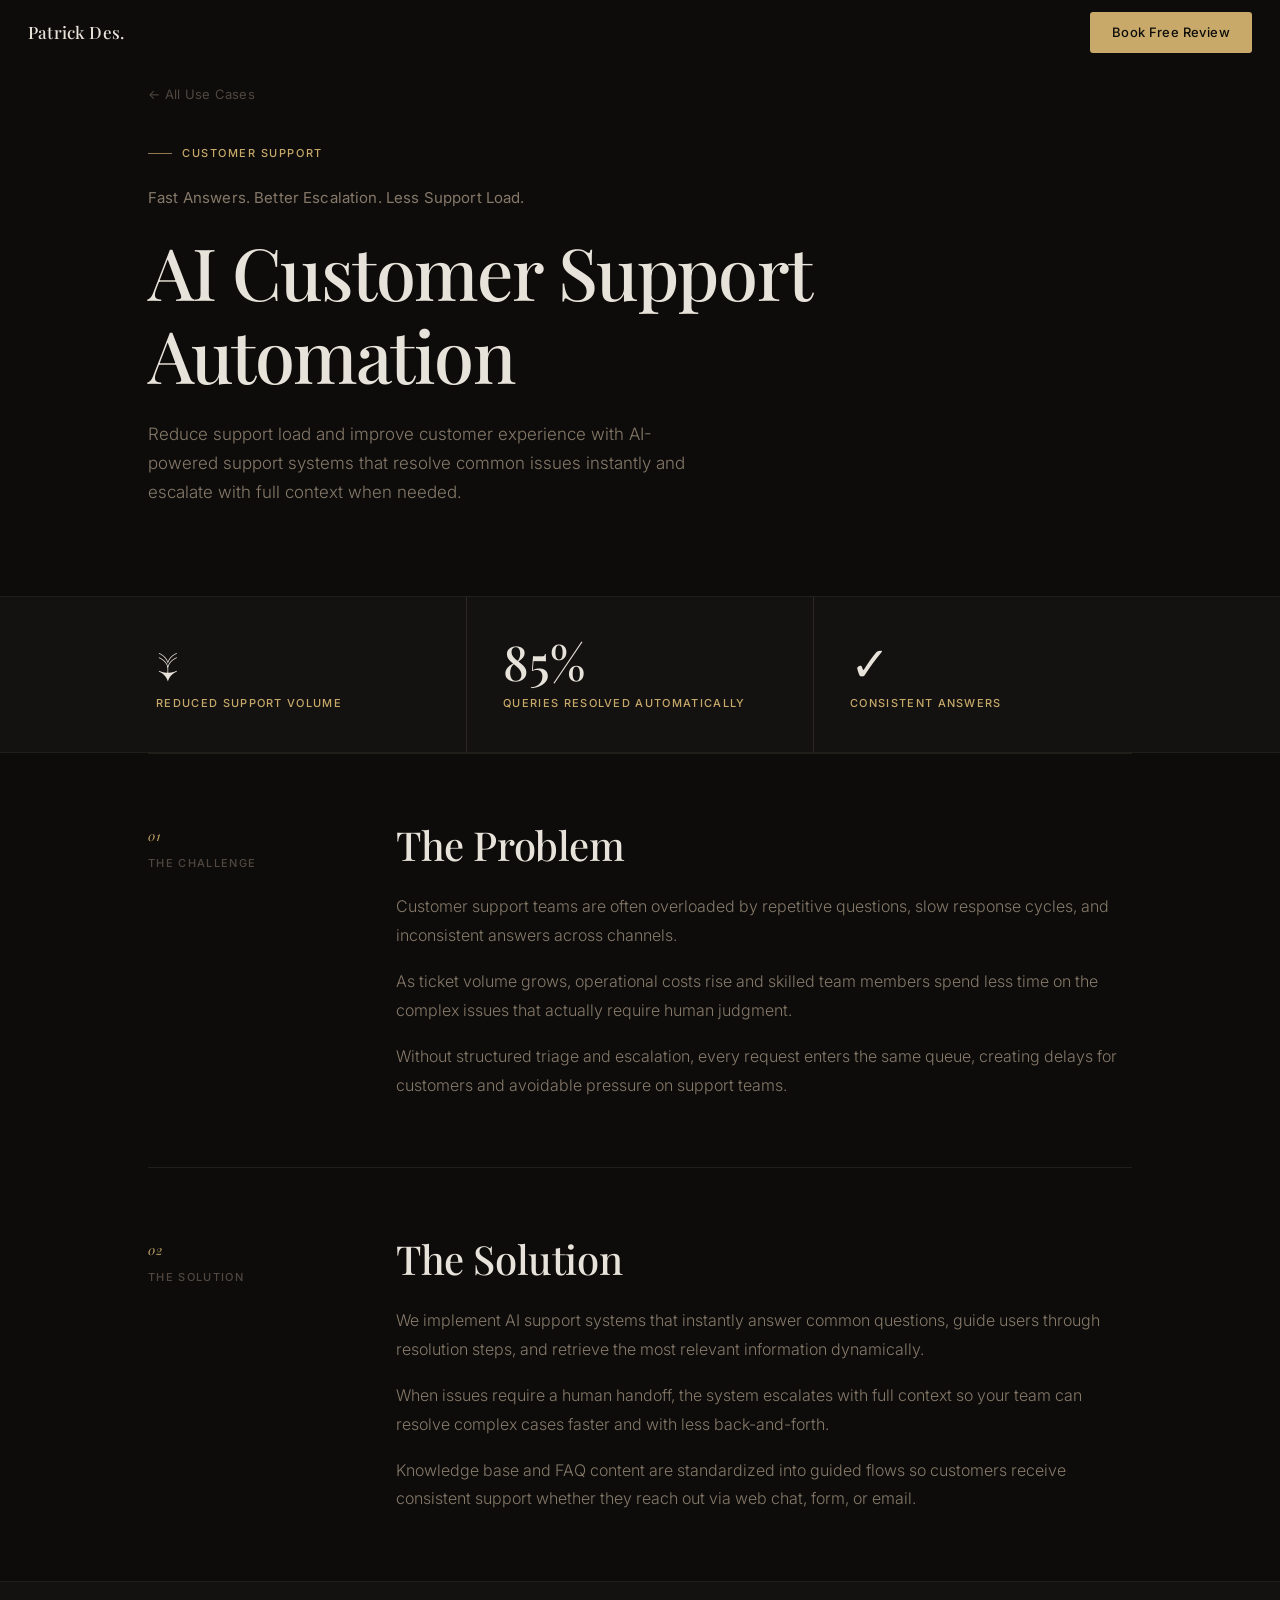
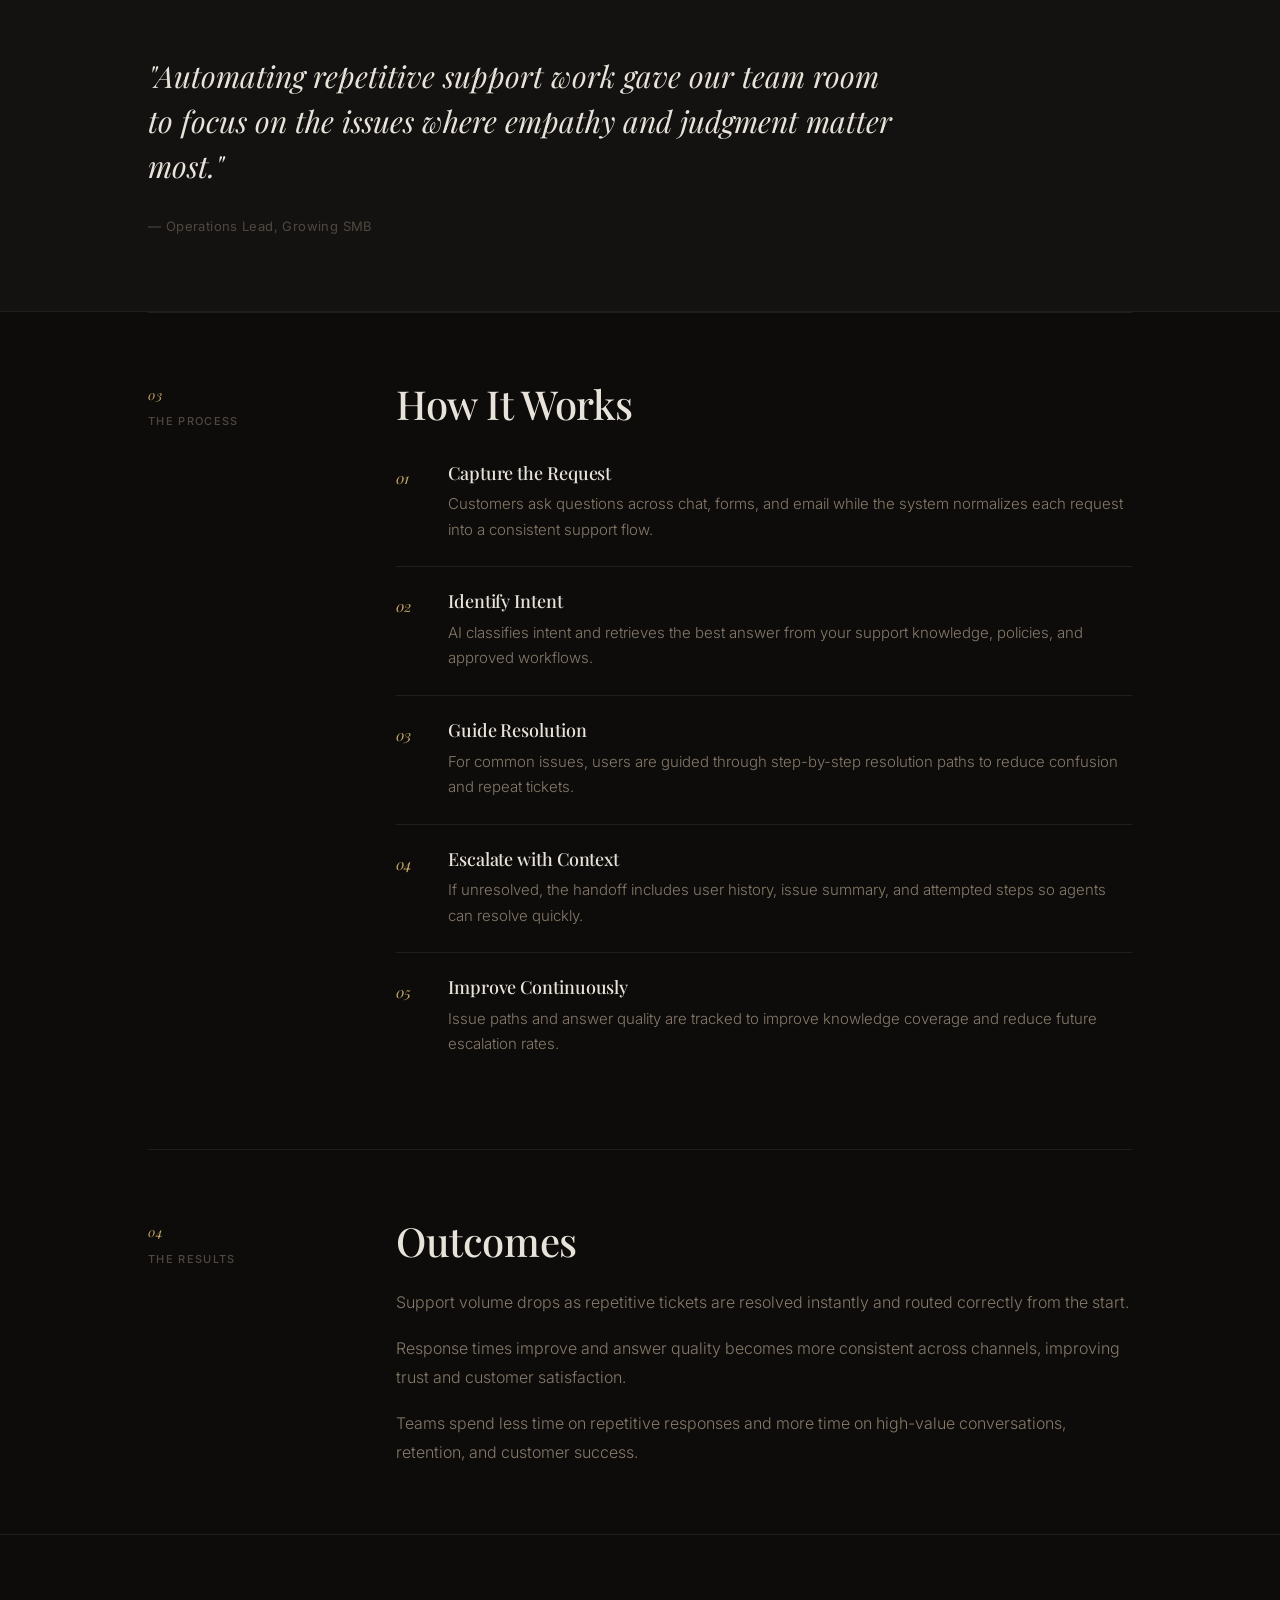
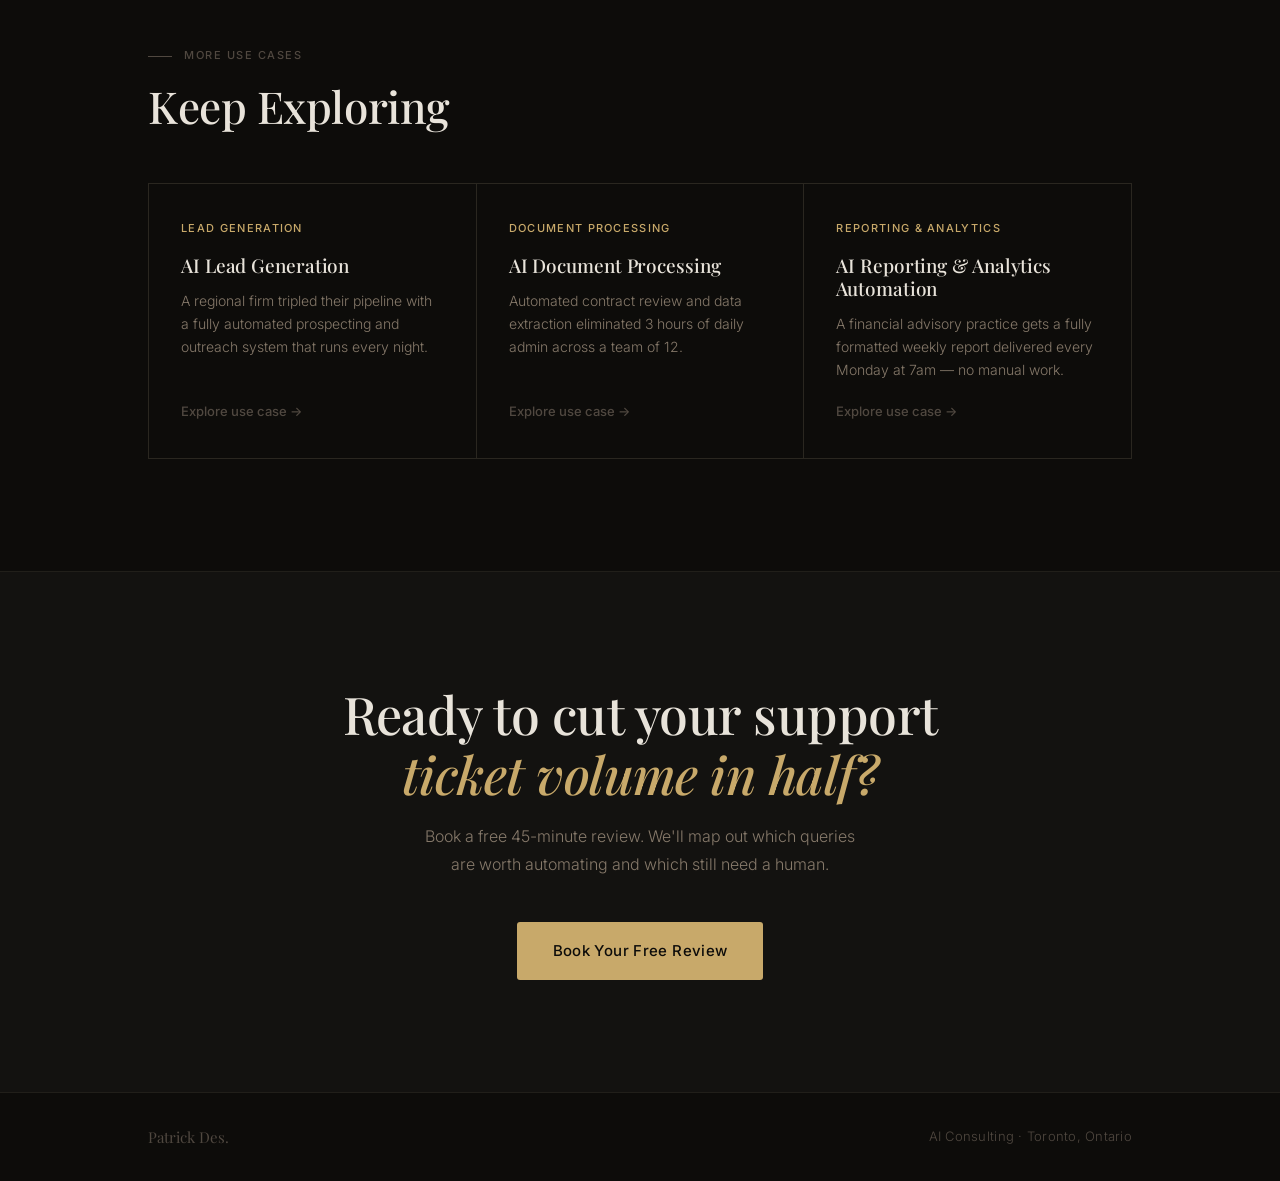
<file: usecases/customer-support.html>
<!DOCTYPE html>
<html lang="en">
<head>
  <meta charset="UTF-8">
  <meta name="viewport" content="width=device-width, initial-scale=1.0">
  <title>AI Customer Support Automation — Patrick Des</title>
  <meta name="description" content="How AI customer support automation helps Toronto SMBs resolve 85% of tickets instantly and free their team for high-value work.">
  <link rel="preconnect" href="https://fonts.googleapis.com">
  <link rel="preconnect" href="https://fonts.gstatic.com" crossorigin>
  <link href="https://fonts.googleapis.com/css2?family=Playfair+Display:ital,wght@0,400;0,500;0,600;1,400;1,500&family=Inter:wght@300;400;500;600&display=swap" rel="stylesheet">
  <link rel="stylesheet" href="shared.css">
</head>
<body>

  <nav id="navbar">
    <a href="/" class="nav-logo">Patrick Des.</a>
    <a href="/#book" class="nav-cta">Book Free Review</a>
  </nav>

  <a href="./" class="back-link">&larr; All Use Cases</a>

  <!-- ─── HERO ─── -->
  <section class="case-hero">
    <div class="container">
      <div class="hero-tag">Customer Support</div>
      <div class="hero-hook">Fast Answers. Better Escalation. Less Support Load.</div>
      <h1>AI Customer Support<br>Automation</h1>
      <p class="hero-intro">Reduce support load and improve customer experience with AI-powered support systems that resolve common issues instantly and escalate with full context when needed.</p>
    </div>
  </section>

  <!-- ─── METRICS ─── -->
  <div class="metrics-bar">
    <div class="container" style="padding: 0;">
      <div class="metrics-grid">
        <div class="metric">
          <span class="metric-value">&darr;</span>
          <span class="metric-label">Reduced Support Volume</span>
        </div>
        <div class="metric">
          <span class="metric-value">85%</span>
          <span class="metric-label">Queries Resolved Automatically</span>
        </div>
        <div class="metric">
          <span class="metric-value">&check;</span>
          <span class="metric-label">Consistent Answers</span>
        </div>
      </div>
    </div>
  </div>

  <!-- ─── CONTENT ─── -->
  <div class="case-content">
    <div class="container">

      <div class="content-block reveal">
        <div class="section-sidebar">
          <span class="section-num">01</span>
          <span class="section-name">The Challenge</span>
        </div>
        <div class="section-body">
          <h2>The Problem</h2>
          <p>Customer support teams are often overloaded by repetitive questions, slow response cycles, and inconsistent answers across channels.</p>
          <p>As ticket volume grows, operational costs rise and skilled team members spend less time on the complex issues that actually require human judgment.</p>
          <p>Without structured triage and escalation, every request enters the same queue, creating delays for customers and avoidable pressure on support teams.</p>
        </div>
      </div>

      <div class="content-block reveal">
        <div class="section-sidebar">
          <span class="section-num">02</span>
          <span class="section-name">The Solution</span>
        </div>
        <div class="section-body">
          <h2>The Solution</h2>
          <p>We implement AI support systems that instantly answer common questions, guide users through resolution steps, and retrieve the most relevant information dynamically.</p>
          <p>When issues require a human handoff, the system escalates with full context so your team can resolve complex cases faster and with less back-and-forth.</p>
          <p>Knowledge base and FAQ content are standardized into guided flows so customers receive consistent support whether they reach out via web chat, form, or email.</p>
        </div>
      </div>

    </div>
  </div>

  <!-- ─── PULL QUOTE ─── -->
  <div class="pull-quote-block reveal">
    <div class="container">
      <blockquote class="pull-quote">"Automating repetitive support work gave our team room to focus on the issues where empathy and judgment matter most."</blockquote>
      <cite class="pull-quote-cite">— Operations Lead, Growing SMB</cite>
    </div>
  </div>

  <!-- ─── PROCESS + RESULTS ─── -->
  <div class="case-content">
    <div class="container">

      <div class="content-block reveal">
        <div class="section-sidebar">
          <span class="section-num">03</span>
          <span class="section-name">The Process</span>
        </div>
        <div class="section-body">
          <h2>How It Works</h2>
          <div class="process-steps">
            <div class="step">
              <span class="step-num">01</span>
              <div class="step-body">
                <h3>Capture the Request</h3>
                <p>Customers ask questions across chat, forms, and email while the system normalizes each request into a consistent support flow.</p>
              </div>
            </div>
            <div class="step">
              <span class="step-num">02</span>
              <div class="step-body">
                <h3>Identify Intent</h3>
                <p>AI classifies intent and retrieves the best answer from your support knowledge, policies, and approved workflows.</p>
              </div>
            </div>
            <div class="step">
              <span class="step-num">03</span>
              <div class="step-body">
                <h3>Guide Resolution</h3>
                <p>For common issues, users are guided through step-by-step resolution paths to reduce confusion and repeat tickets.</p>
              </div>
            </div>
            <div class="step">
              <span class="step-num">04</span>
              <div class="step-body">
                <h3>Escalate with Context</h3>
                <p>If unresolved, the handoff includes user history, issue summary, and attempted steps so agents can resolve quickly.</p>
              </div>
            </div>
            <div class="step">
              <span class="step-num">05</span>
              <div class="step-body">
                <h3>Improve Continuously</h3>
                <p>Issue paths and answer quality are tracked to improve knowledge coverage and reduce future escalation rates.</p>
              </div>
            </div>
          </div>
        </div>
      </div>

      <div class="content-block reveal">
        <div class="section-sidebar">
          <span class="section-num">04</span>
          <span class="section-name">The Results</span>
        </div>
        <div class="section-body">
          <h2>Outcomes</h2>
          <p>Support volume drops as repetitive tickets are resolved instantly and routed correctly from the start.</p>
          <p>Response times improve and answer quality becomes more consistent across channels, improving trust and customer satisfaction.</p>
          <p>Teams spend less time on repetitive responses and more time on high-value conversations, retention, and customer success.</p>
        </div>
      </div>

    </div>
  </div>

  <!-- ─── RELATED ─── -->
  <section class="related-section">
    <div class="container">
      <div class="related-header">
        <p class="section-label">More Use Cases</p>
        <h2>Keep Exploring</h2>
      </div>
      <div class="related-grid">
        <a href="./lead-generation.html" class="related-card reveal">
          <span class="related-card-tag">Lead Generation</span>
          <h3>AI Lead Generation</h3>
          <p>A regional firm tripled their pipeline with a fully automated prospecting and outreach system that runs every night.</p>
          <span class="related-arrow">Explore use case &rarr;</span>
        </a>
        <a href="./document-processing.html" class="related-card reveal d1">
          <span class="related-card-tag">Document Processing</span>
          <h3>AI Document Processing</h3>
          <p>Automated contract review and data extraction eliminated 3 hours of daily admin across a team of 12.</p>
          <span class="related-arrow">Explore use case &rarr;</span>
        </a>
        <a href="./reporting-analytics.html" class="related-card reveal d2">
          <span class="related-card-tag">Reporting &amp; Analytics</span>
          <h3>AI Reporting &amp; Analytics Automation</h3>
          <p>A financial advisory practice gets a fully formatted weekly report delivered every Monday at 7am — no manual work.</p>
          <span class="related-arrow">Explore use case &rarr;</span>
        </a>
      </div>
    </div>
  </section>

  <!-- ─── CTA ─── -->
  <section class="cta-block" id="cta">
    <div class="container--narrow">
      <h2>Ready to cut your support<br><em>ticket volume in half?</em></h2>
      <p>Book a free 45-minute review. We'll map out which queries are worth automating and which still need a human.</p>
      <a href="/#book" class="btn-primary">Book Your Free Review</a>
    </div>
  </section>

  <!-- ─── FOOTER ─── -->
  <footer>
    <div class="container">
      <div class="footer-inner">
        <span class="footer-name">Patrick Des.</span>
        <span class="footer-loc">AI Consulting &middot; Toronto, Ontario</span>
      </div>
    </div>
  </footer>

  <script>
    const navbar = document.getElementById('navbar');
    window.addEventListener('scroll', () => {
      navbar.classList.toggle('scrolled', window.scrollY > 32);
    }, { passive: true });

    const revealEls = document.querySelectorAll('.reveal');
    const io = new IntersectionObserver((entries) => {
      entries.forEach(entry => {
        if (entry.isIntersecting) {
          entry.target.classList.add('visible');
          io.unobserve(entry.target);
        }
      });
    }, { threshold: 0.08, rootMargin: '0px 0px -36px 0px' });
    revealEls.forEach(el => io.observe(el));
  </script>

</body>
</html>
</file>
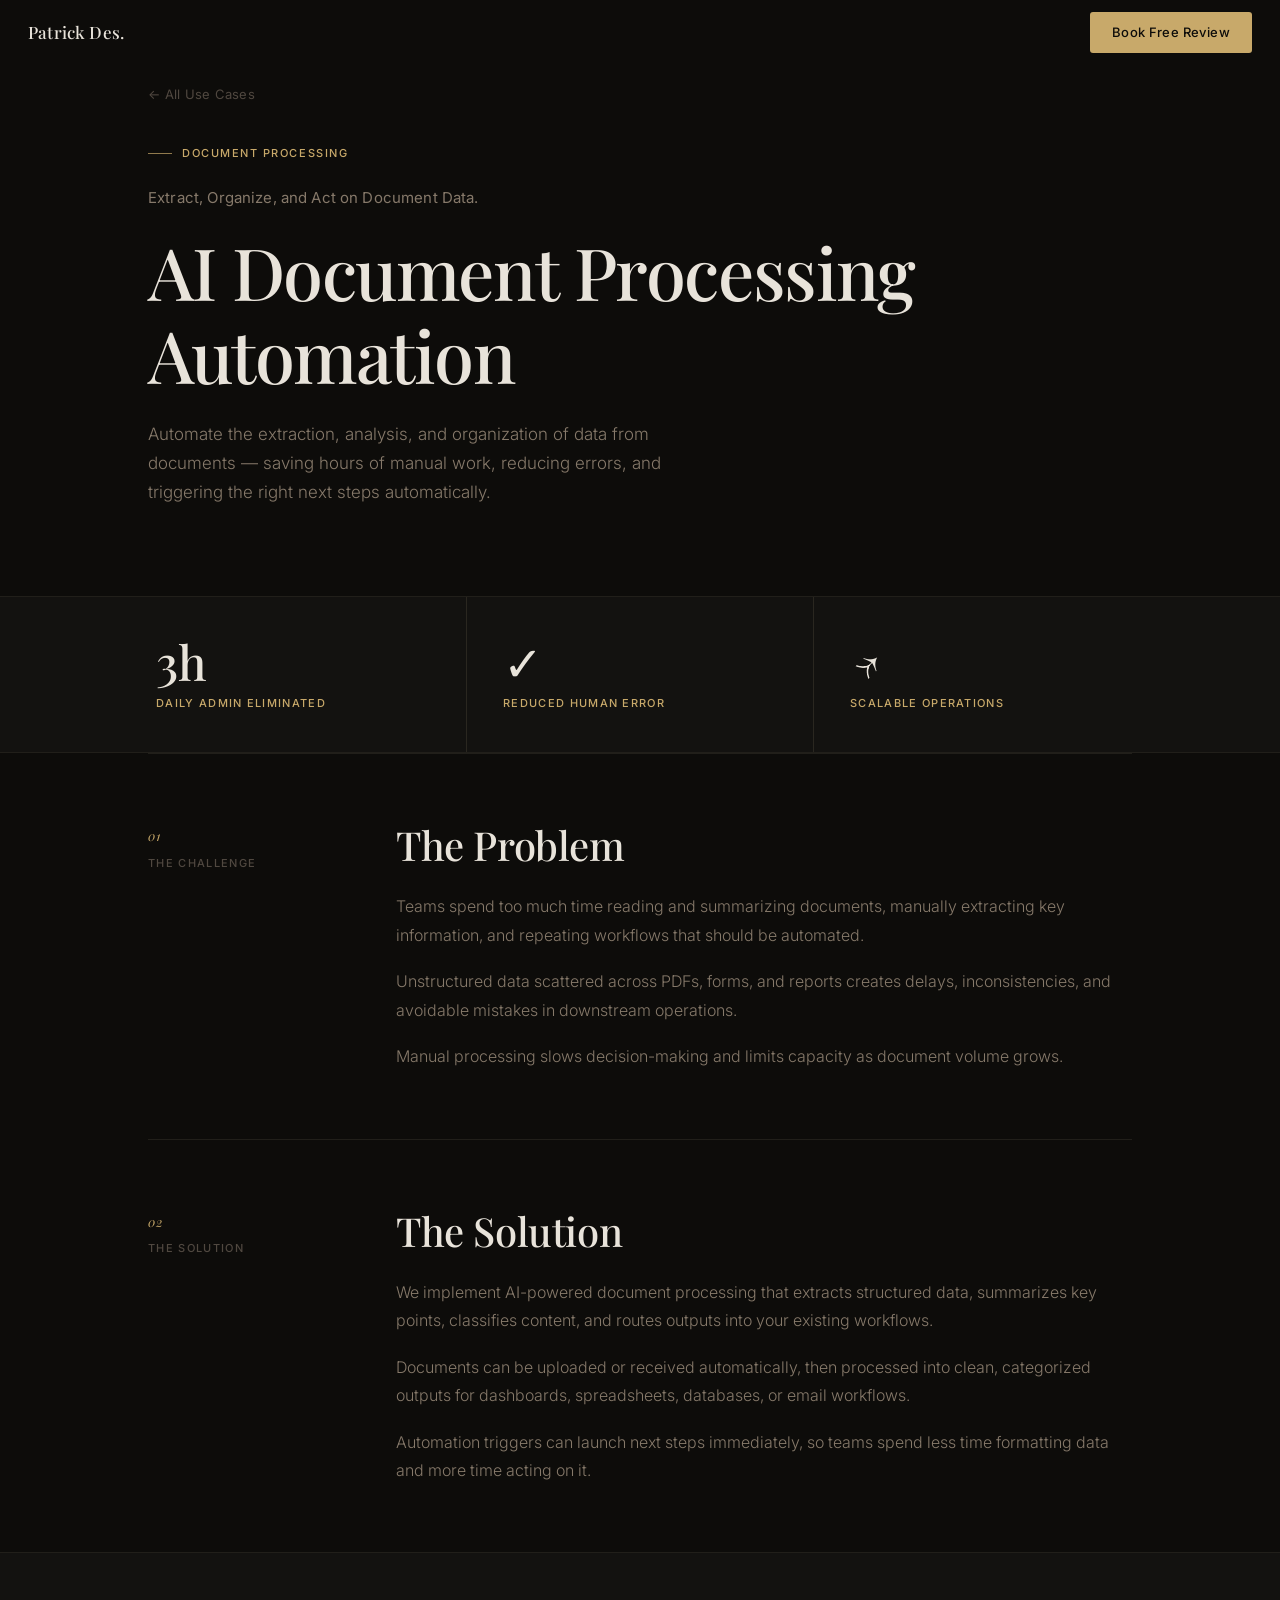
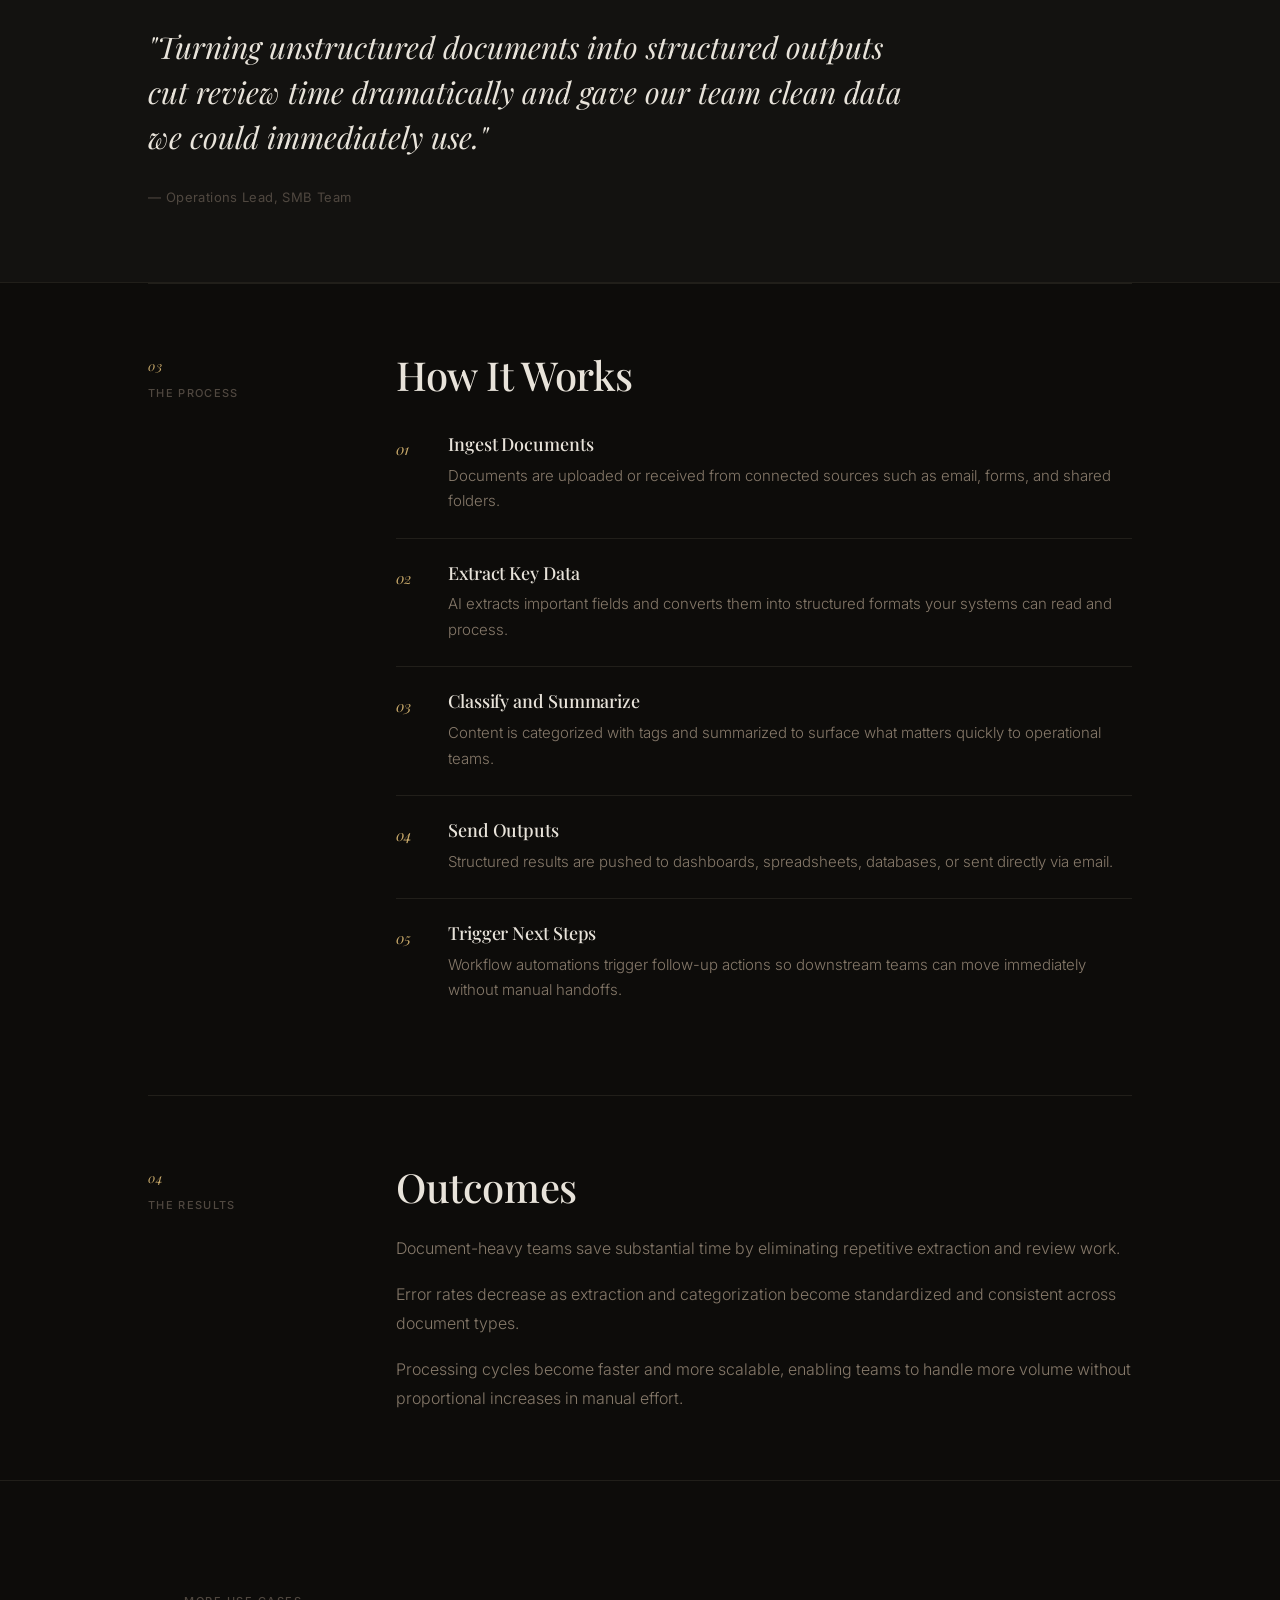
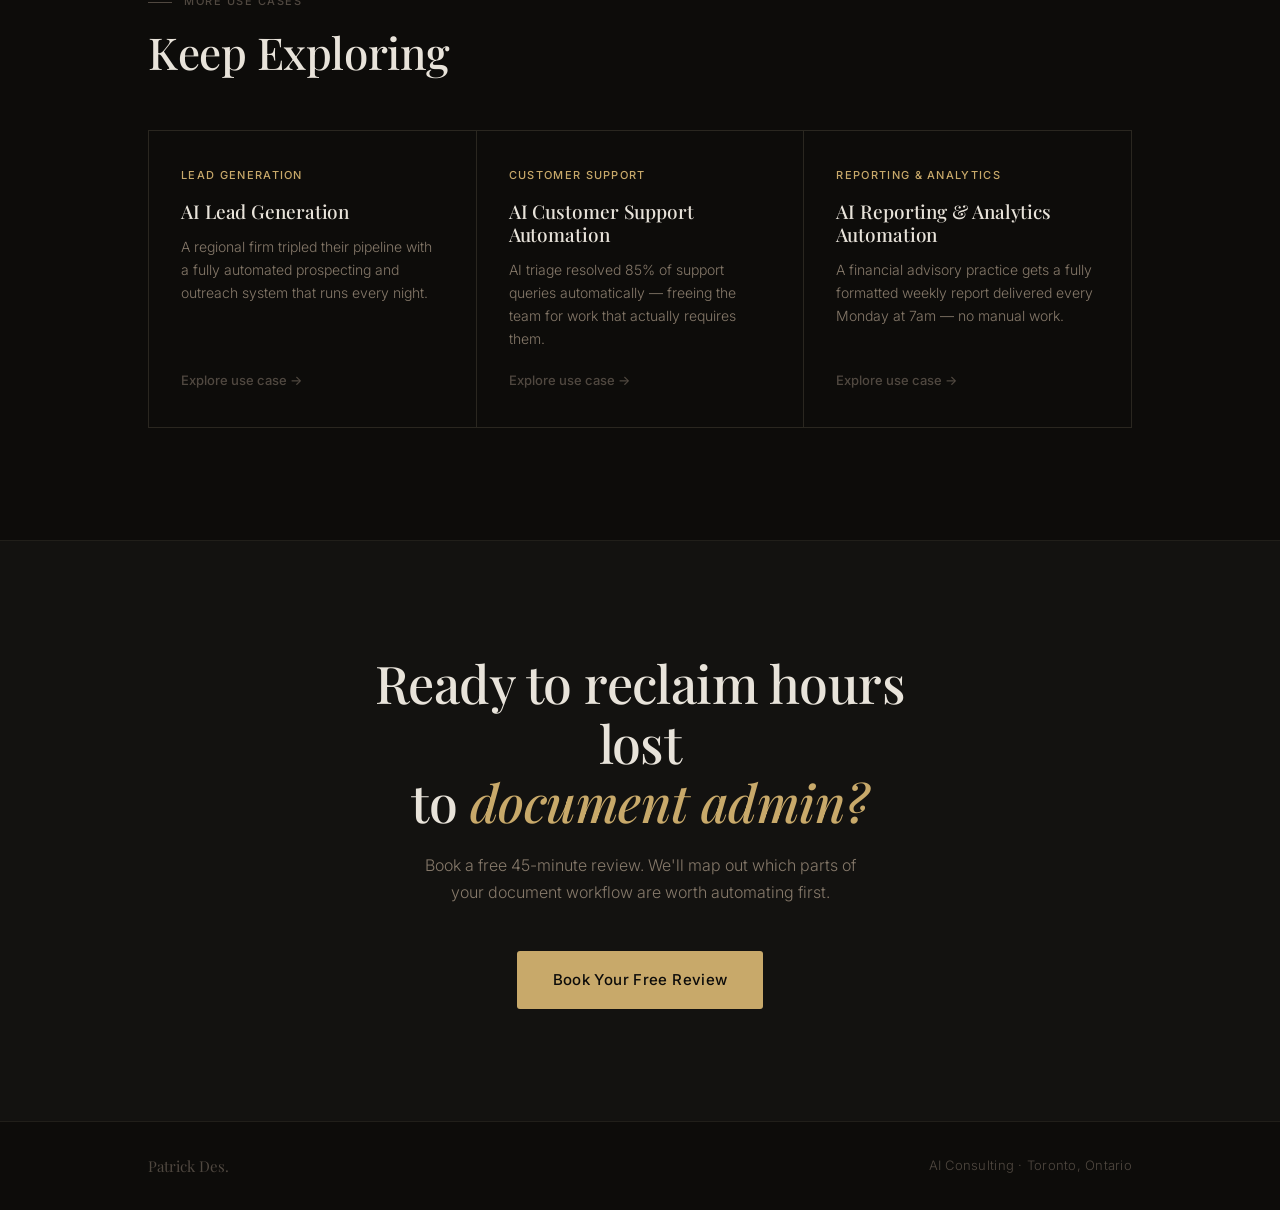
<file: usecases/document-processing.html>
<!DOCTYPE html>
<html lang="en">
<head>
  <meta charset="UTF-8">
  <meta name="viewport" content="width=device-width, initial-scale=1.0">
  <title>AI Document Processing — Patrick Des</title>
  <meta name="description" content="How AI document processing automation saves Toronto SMBs hours of daily admin by extracting, classifying, and routing document data automatically.">
  <link rel="preconnect" href="https://fonts.googleapis.com">
  <link rel="preconnect" href="https://fonts.gstatic.com" crossorigin>
  <link href="https://fonts.googleapis.com/css2?family=Playfair+Display:ital,wght@0,400;0,500;0,600;1,400;1,500&family=Inter:wght@300;400;500;600&display=swap" rel="stylesheet">
  <link rel="stylesheet" href="shared.css">
</head>
<body>

  <nav id="navbar">
    <a href="/" class="nav-logo">Patrick Des.</a>
    <a href="/#book" class="nav-cta">Book Free Review</a>
  </nav>

  <a href="./" class="back-link">&larr; All Use Cases</a>

  <!-- ─── HERO ─── -->
  <section class="case-hero">
    <div class="container">
      <div class="hero-tag">Document Processing</div>
      <div class="hero-hook">Extract, Organize, and Act on Document Data.</div>
      <h1>AI Document Processing<br>Automation</h1>
      <p class="hero-intro">Automate the extraction, analysis, and organization of data from documents — saving hours of manual work, reducing errors, and triggering the right next steps automatically.</p>
    </div>
  </section>

  <!-- ─── METRICS ─── -->
  <div class="metrics-bar">
    <div class="container" style="padding: 0;">
      <div class="metrics-grid">
        <div class="metric">
          <span class="metric-value">3h</span>
          <span class="metric-label">Daily Admin Eliminated</span>
        </div>
        <div class="metric">
          <span class="metric-value">&check;</span>
          <span class="metric-label">Reduced Human Error</span>
        </div>
        <div class="metric">
          <span class="metric-value">&nearr;</span>
          <span class="metric-label">Scalable Operations</span>
        </div>
      </div>
    </div>
  </div>

  <!-- ─── CONTENT ─── -->
  <div class="case-content">
    <div class="container">

      <div class="content-block reveal">
        <div class="section-sidebar">
          <span class="section-num">01</span>
          <span class="section-name">The Challenge</span>
        </div>
        <div class="section-body">
          <h2>The Problem</h2>
          <p>Teams spend too much time reading and summarizing documents, manually extracting key information, and repeating workflows that should be automated.</p>
          <p>Unstructured data scattered across PDFs, forms, and reports creates delays, inconsistencies, and avoidable mistakes in downstream operations.</p>
          <p>Manual processing slows decision-making and limits capacity as document volume grows.</p>
        </div>
      </div>

      <div class="content-block reveal">
        <div class="section-sidebar">
          <span class="section-num">02</span>
          <span class="section-name">The Solution</span>
        </div>
        <div class="section-body">
          <h2>The Solution</h2>
          <p>We implement AI-powered document processing that extracts structured data, summarizes key points, classifies content, and routes outputs into your existing workflows.</p>
          <p>Documents can be uploaded or received automatically, then processed into clean, categorized outputs for dashboards, spreadsheets, databases, or email workflows.</p>
          <p>Automation triggers can launch next steps immediately, so teams spend less time formatting data and more time acting on it.</p>
        </div>
      </div>

    </div>
  </div>

  <!-- ─── PULL QUOTE ─── -->
  <div class="pull-quote-block reveal">
    <div class="container">
      <blockquote class="pull-quote">"Turning unstructured documents into structured outputs cut review time dramatically and gave our team clean data we could immediately use."</blockquote>
      <cite class="pull-quote-cite">— Operations Lead, SMB Team</cite>
    </div>
  </div>

  <!-- ─── PROCESS + RESULTS ─── -->
  <div class="case-content">
    <div class="container">

      <div class="content-block reveal">
        <div class="section-sidebar">
          <span class="section-num">03</span>
          <span class="section-name">The Process</span>
        </div>
        <div class="section-body">
          <h2>How It Works</h2>
          <div class="process-steps">
            <div class="step">
              <span class="step-num">01</span>
              <div class="step-body">
                <h3>Ingest Documents</h3>
                <p>Documents are uploaded or received from connected sources such as email, forms, and shared folders.</p>
              </div>
            </div>
            <div class="step">
              <span class="step-num">02</span>
              <div class="step-body">
                <h3>Extract Key Data</h3>
                <p>AI extracts important fields and converts them into structured formats your systems can read and process.</p>
              </div>
            </div>
            <div class="step">
              <span class="step-num">03</span>
              <div class="step-body">
                <h3>Classify and Summarize</h3>
                <p>Content is categorized with tags and summarized to surface what matters quickly to operational teams.</p>
              </div>
            </div>
            <div class="step">
              <span class="step-num">04</span>
              <div class="step-body">
                <h3>Send Outputs</h3>
                <p>Structured results are pushed to dashboards, spreadsheets, databases, or sent directly via email.</p>
              </div>
            </div>
            <div class="step">
              <span class="step-num">05</span>
              <div class="step-body">
                <h3>Trigger Next Steps</h3>
                <p>Workflow automations trigger follow-up actions so downstream teams can move immediately without manual handoffs.</p>
              </div>
            </div>
          </div>
        </div>
      </div>

      <div class="content-block reveal">
        <div class="section-sidebar">
          <span class="section-num">04</span>
          <span class="section-name">The Results</span>
        </div>
        <div class="section-body">
          <h2>Outcomes</h2>
          <p>Document-heavy teams save substantial time by eliminating repetitive extraction and review work.</p>
          <p>Error rates decrease as extraction and categorization become standardized and consistent across document types.</p>
          <p>Processing cycles become faster and more scalable, enabling teams to handle more volume without proportional increases in manual effort.</p>
        </div>
      </div>

    </div>
  </div>

  <!-- ─── RELATED ─── -->
  <section class="related-section">
    <div class="container">
      <div class="related-header">
        <p class="section-label">More Use Cases</p>
        <h2>Keep Exploring</h2>
      </div>
      <div class="related-grid">
        <a href="./lead-generation.html" class="related-card reveal">
          <span class="related-card-tag">Lead Generation</span>
          <h3>AI Lead Generation</h3>
          <p>A regional firm tripled their pipeline with a fully automated prospecting and outreach system that runs every night.</p>
          <span class="related-arrow">Explore use case &rarr;</span>
        </a>
        <a href="./customer-support.html" class="related-card reveal d1">
          <span class="related-card-tag">Customer Support</span>
          <h3>AI Customer Support Automation</h3>
          <p>AI triage resolved 85% of support queries automatically — freeing the team for work that actually requires them.</p>
          <span class="related-arrow">Explore use case &rarr;</span>
        </a>
        <a href="./reporting-analytics.html" class="related-card reveal d2">
          <span class="related-card-tag">Reporting &amp; Analytics</span>
          <h3>AI Reporting &amp; Analytics Automation</h3>
          <p>A financial advisory practice gets a fully formatted weekly report delivered every Monday at 7am — no manual work.</p>
          <span class="related-arrow">Explore use case &rarr;</span>
        </a>
      </div>
    </div>
  </section>

  <!-- ─── CTA ─── -->
  <section class="cta-block" id="cta">
    <div class="container--narrow">
      <h2>Ready to reclaim hours lost<br>to <em>document admin?</em></h2>
      <p>Book a free 45-minute review. We'll map out which parts of your document workflow are worth automating first.</p>
      <a href="/#book" class="btn-primary">Book Your Free Review</a>
    </div>
  </section>

  <!-- ─── FOOTER ─── -->
  <footer>
    <div class="container">
      <div class="footer-inner">
        <span class="footer-name">Patrick Des.</span>
        <span class="footer-loc">AI Consulting &middot; Toronto, Ontario</span>
      </div>
    </div>
  </footer>

  <script>
    const navbar = document.getElementById('navbar');
    window.addEventListener('scroll', () => {
      navbar.classList.toggle('scrolled', window.scrollY > 32);
    }, { passive: true });

    const revealEls = document.querySelectorAll('.reveal');
    const io = new IntersectionObserver((entries) => {
      entries.forEach(entry => {
        if (entry.isIntersecting) {
          entry.target.classList.add('visible');
          io.unobserve(entry.target);
        }
      });
    }, { threshold: 0.08, rootMargin: '0px 0px -36px 0px' });
    revealEls.forEach(el => io.observe(el));
  </script>

</body>
</html>
</file>
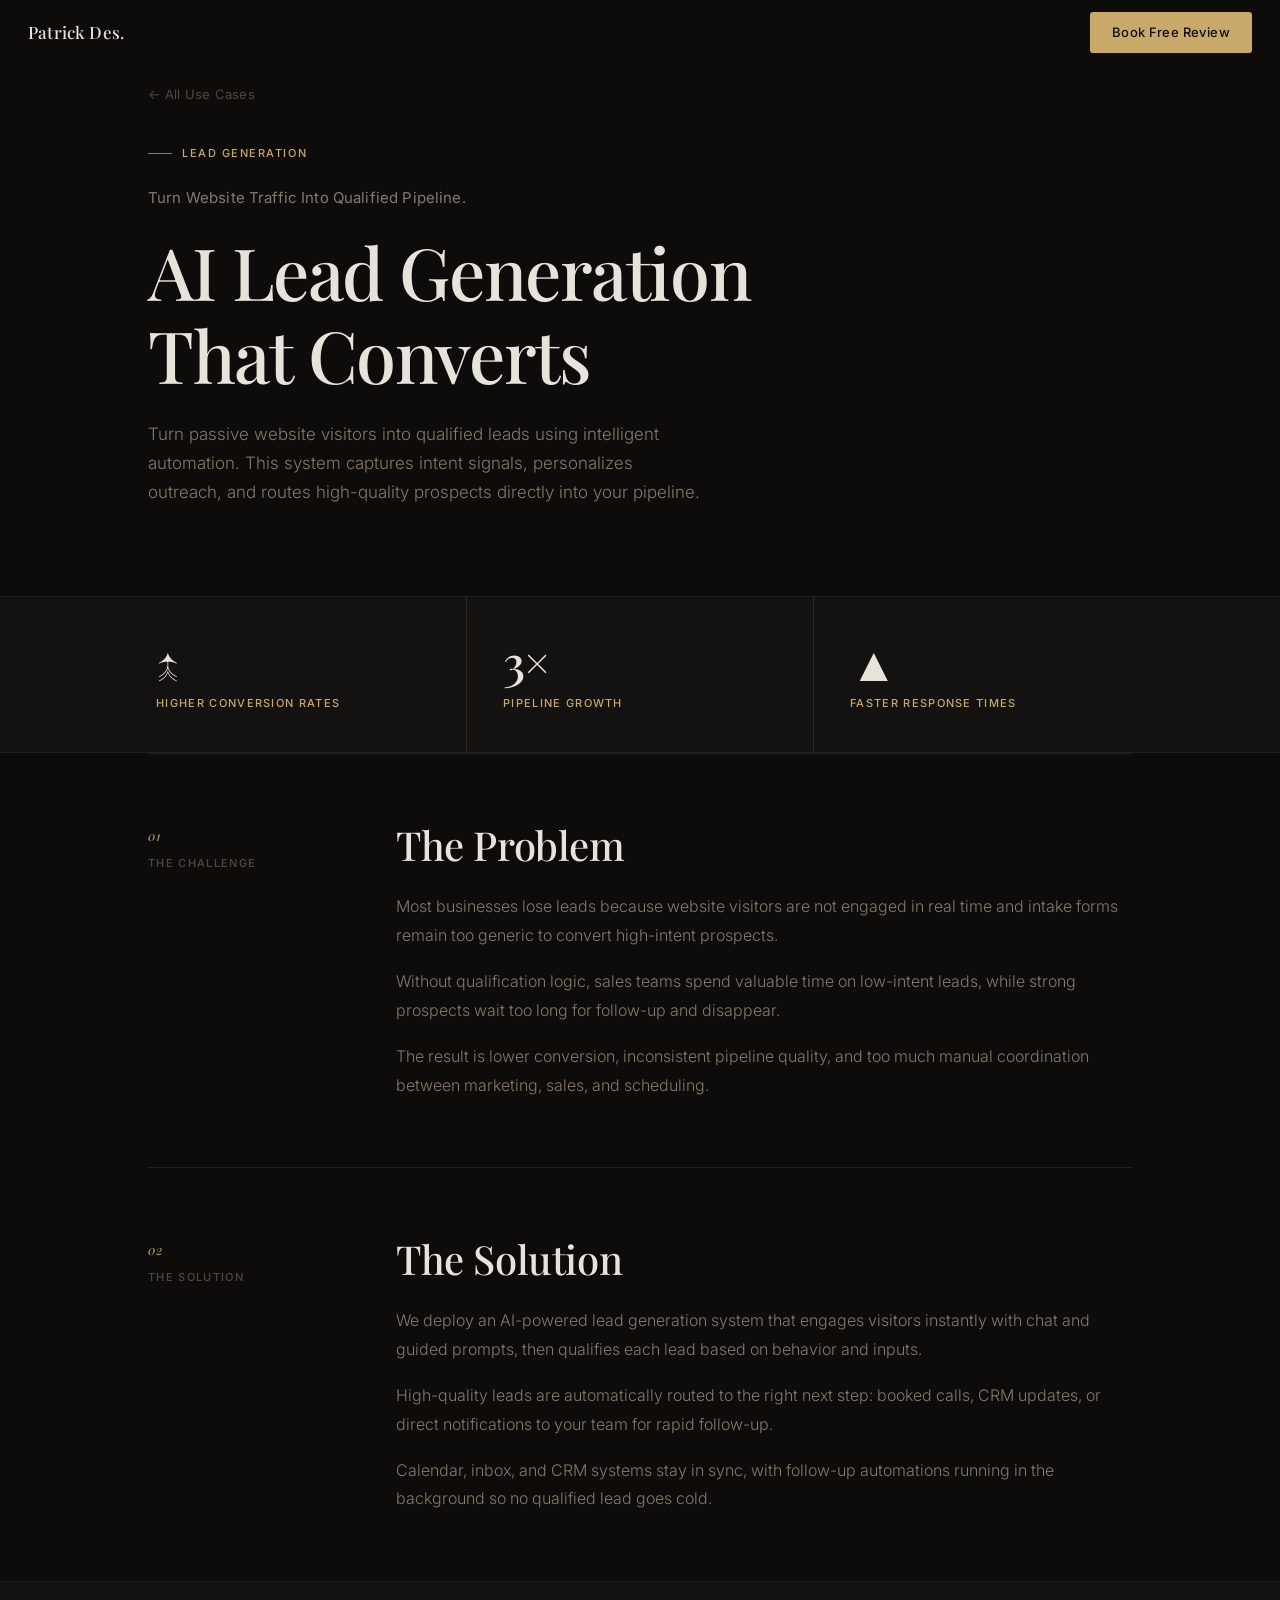
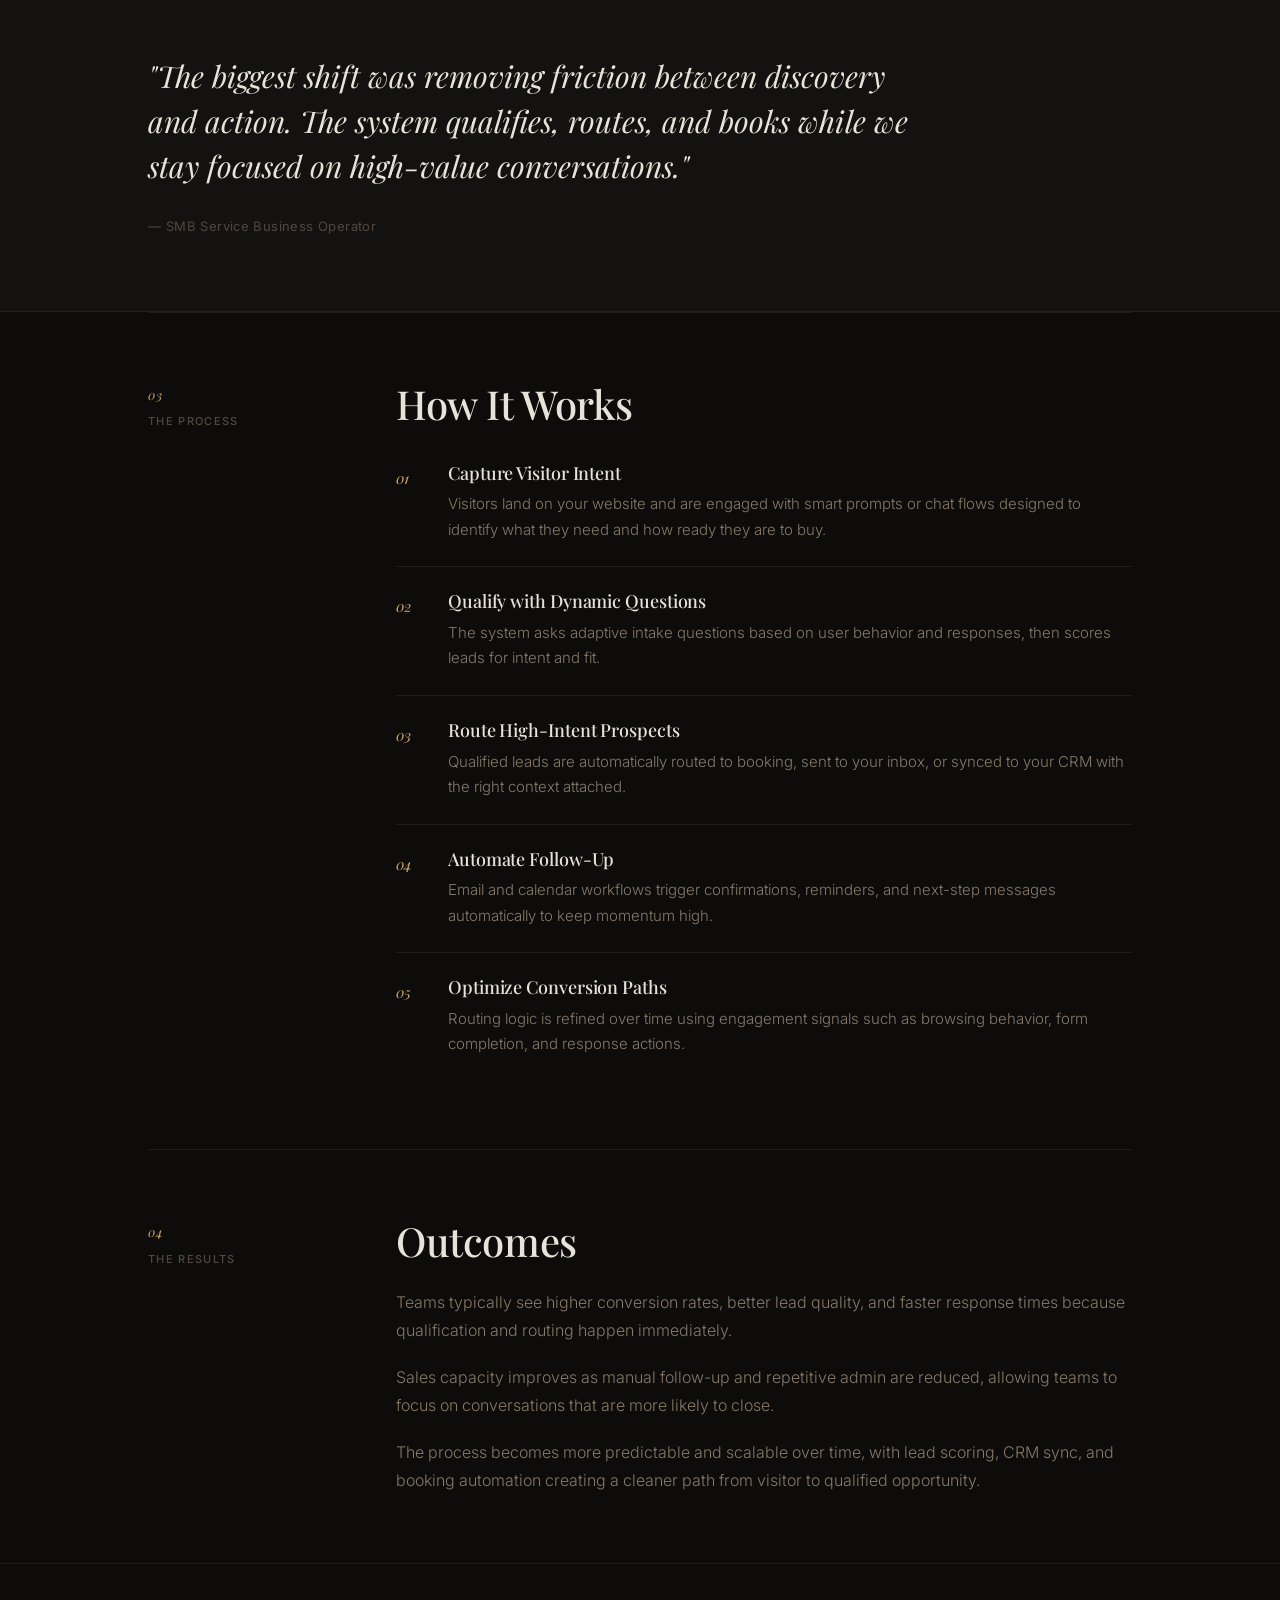
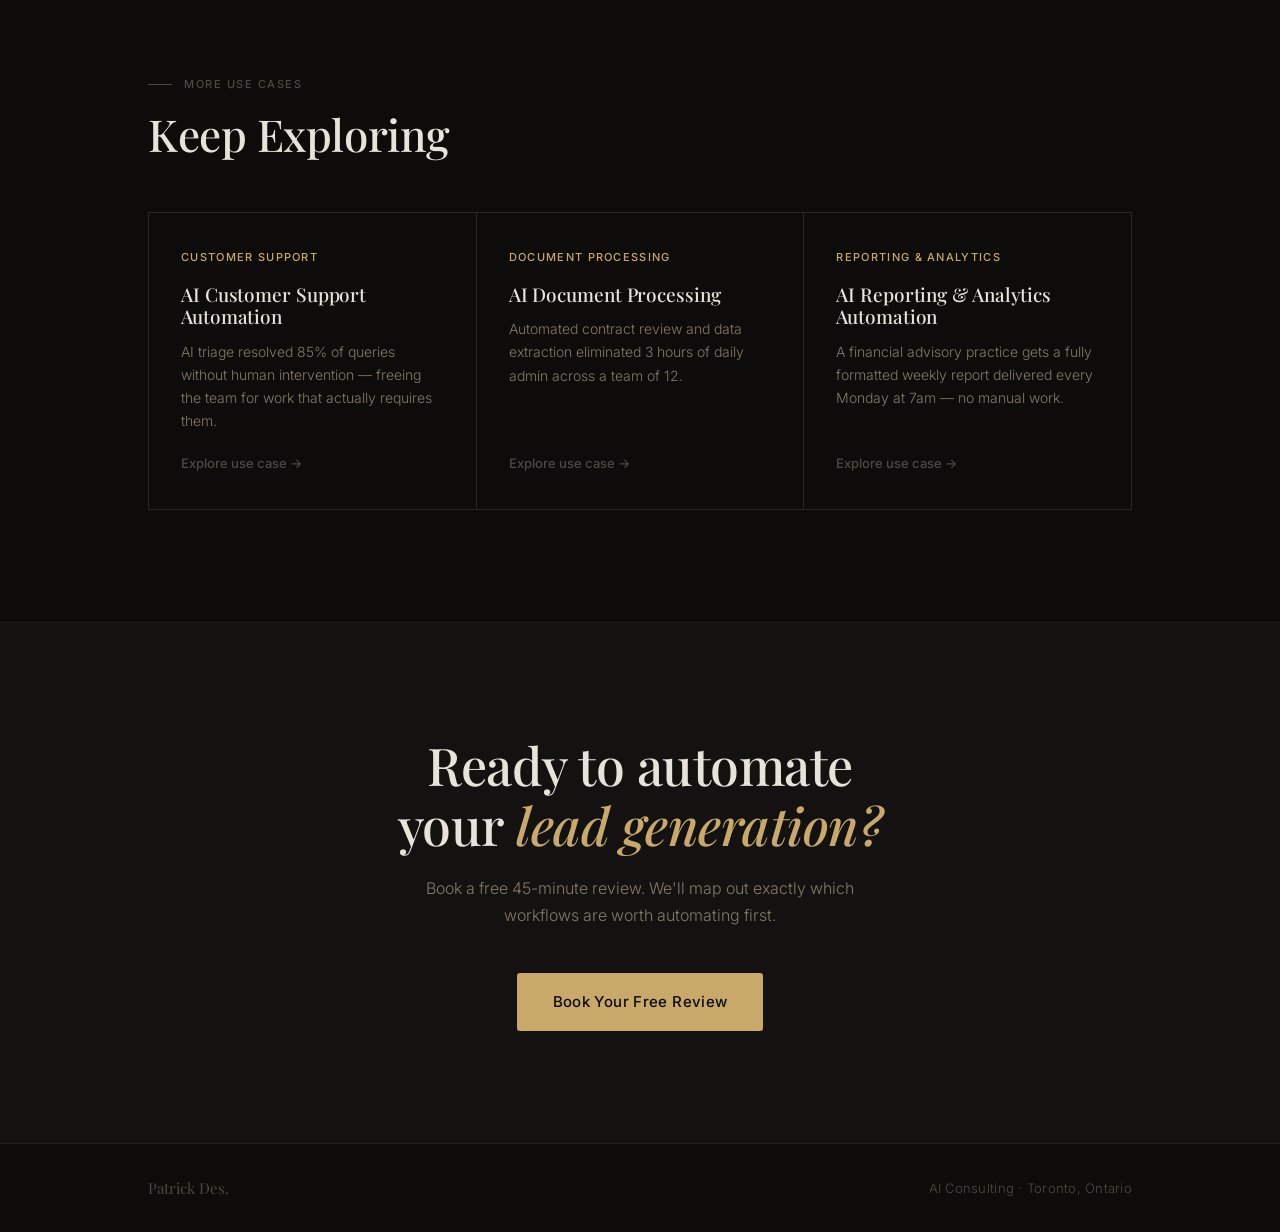
<file: usecases/lead-generation.html>
<!DOCTYPE html>
<html lang="en">
<head>
  <meta charset="UTF-8">
  <meta name="viewport" content="width=device-width, initial-scale=1.0">
  <title>AI Lead Generation — Patrick Des</title>
  <meta name="description" content="How AI lead generation systems help Toronto SMBs triple their pipeline without adding headcount.">
  <link rel="preconnect" href="https://fonts.googleapis.com">
  <link rel="preconnect" href="https://fonts.gstatic.com" crossorigin>
  <link href="https://fonts.googleapis.com/css2?family=Playfair+Display:ital,wght@0,400;0,500;0,600;1,400;1,500&family=Inter:wght@300;400;500;600&display=swap" rel="stylesheet">
  <link rel="stylesheet" href="shared.css">
</head>
<body>

  <nav id="navbar">
    <a href="/" class="nav-logo">Patrick Des.</a>
    <a href="/#book" class="nav-cta">Book Free Review</a>
  </nav>

  <a href="./" class="back-link">&larr; All Use Cases</a>

  <!-- ─── HERO ─── -->
  <section class="case-hero">
    <div class="container">
      <div class="hero-tag">Lead Generation</div>
      <div class="hero-hook">Turn Website Traffic Into Qualified Pipeline.</div>
      <h1>AI Lead Generation<br>That Converts</h1>
      <p class="hero-intro">Turn passive website visitors into qualified leads using intelligent automation. This system captures intent signals, personalizes outreach, and routes high-quality prospects directly into your pipeline.</p>
    </div>
  </section>

  <!-- ─── METRICS ─── -->
  <div class="metrics-bar">
    <div class="container" style="padding: 0;">
      <div class="metrics-grid">
        <div class="metric">
          <span class="metric-value">&uarr;</span>
          <span class="metric-label">Higher Conversion Rates</span>
        </div>
        <div class="metric">
          <span class="metric-value">3&times;</span>
          <span class="metric-label">Pipeline Growth</span>
        </div>
        <div class="metric">
          <span class="metric-value">&zwnj;&#9650;</span>
          <span class="metric-label">Faster Response Times</span>
        </div>
      </div>
    </div>
  </div>

  <!-- ─── CONTENT ─── -->
  <div class="case-content">
    <div class="container">

      <div class="content-block reveal">
        <div class="section-sidebar">
          <span class="section-num">01</span>
          <span class="section-name">The Challenge</span>
        </div>
        <div class="section-body">
          <h2>The Problem</h2>
          <p>Most businesses lose leads because website visitors are not engaged in real time and intake forms remain too generic to convert high-intent prospects.</p>
          <p>Without qualification logic, sales teams spend valuable time on low-intent leads, while strong prospects wait too long for follow-up and disappear.</p>
          <p>The result is lower conversion, inconsistent pipeline quality, and too much manual coordination between marketing, sales, and scheduling.</p>
        </div>
      </div>

      <div class="content-block reveal">
        <div class="section-sidebar">
          <span class="section-num">02</span>
          <span class="section-name">The Solution</span>
        </div>
        <div class="section-body">
          <h2>The Solution</h2>
          <p>We deploy an AI-powered lead generation system that engages visitors instantly with chat and guided prompts, then qualifies each lead based on behavior and inputs.</p>
          <p>High-quality leads are automatically routed to the right next step: booked calls, CRM updates, or direct notifications to your team for rapid follow-up.</p>
          <p>Calendar, inbox, and CRM systems stay in sync, with follow-up automations running in the background so no qualified lead goes cold.</p>
        </div>
      </div>

    </div>
  </div>

  <!-- ─── PULL QUOTE ─── -->
  <div class="pull-quote-block reveal">
    <div class="container">
      <blockquote class="pull-quote">"The biggest shift was removing friction between discovery and action. The system qualifies, routes, and books while we stay focused on high-value conversations."</blockquote>
      <cite class="pull-quote-cite">— SMB Service Business Operator</cite>
    </div>
  </div>

  <!-- ─── PROCESS + RESULTS ─── -->
  <div class="case-content">
    <div class="container">

      <div class="content-block reveal">
        <div class="section-sidebar">
          <span class="section-num">03</span>
          <span class="section-name">The Process</span>
        </div>
        <div class="section-body">
          <h2>How It Works</h2>
          <div class="process-steps">
            <div class="step">
              <span class="step-num">01</span>
              <div class="step-body">
                <h3>Capture Visitor Intent</h3>
                <p>Visitors land on your website and are engaged with smart prompts or chat flows designed to identify what they need and how ready they are to buy.</p>
              </div>
            </div>
            <div class="step">
              <span class="step-num">02</span>
              <div class="step-body">
                <h3>Qualify with Dynamic Questions</h3>
                <p>The system asks adaptive intake questions based on user behavior and responses, then scores leads for intent and fit.</p>
              </div>
            </div>
            <div class="step">
              <span class="step-num">03</span>
              <div class="step-body">
                <h3>Route High-Intent Prospects</h3>
                <p>Qualified leads are automatically routed to booking, sent to your inbox, or synced to your CRM with the right context attached.</p>
              </div>
            </div>
            <div class="step">
              <span class="step-num">04</span>
              <div class="step-body">
                <h3>Automate Follow-Up</h3>
                <p>Email and calendar workflows trigger confirmations, reminders, and next-step messages automatically to keep momentum high.</p>
              </div>
            </div>
            <div class="step">
              <span class="step-num">05</span>
              <div class="step-body">
                <h3>Optimize Conversion Paths</h3>
                <p>Routing logic is refined over time using engagement signals such as browsing behavior, form completion, and response actions.</p>
              </div>
            </div>
          </div>
        </div>
      </div>

      <div class="content-block reveal">
        <div class="section-sidebar">
          <span class="section-num">04</span>
          <span class="section-name">The Results</span>
        </div>
        <div class="section-body">
          <h2>Outcomes</h2>
          <p>Teams typically see higher conversion rates, better lead quality, and faster response times because qualification and routing happen immediately.</p>
          <p>Sales capacity improves as manual follow-up and repetitive admin are reduced, allowing teams to focus on conversations that are more likely to close.</p>
          <p>The process becomes more predictable and scalable over time, with lead scoring, CRM sync, and booking automation creating a cleaner path from visitor to qualified opportunity.</p>
        </div>
      </div>

    </div>
  </div>

  <!-- ─── RELATED ─── -->
  <section class="related-section">
    <div class="container">
      <div class="related-header">
        <p class="section-label">More Use Cases</p>
        <h2>Keep Exploring</h2>
      </div>
      <div class="related-grid">
        <a href="./customer-support.html" class="related-card reveal">
          <span class="related-card-tag">Customer Support</span>
          <h3>AI Customer Support Automation</h3>
          <p>AI triage resolved 85% of queries without human intervention — freeing the team for work that actually requires them.</p>
          <span class="related-arrow">Explore use case &rarr;</span>
        </a>
        <a href="./document-processing.html" class="related-card reveal d1">
          <span class="related-card-tag">Document Processing</span>
          <h3>AI Document Processing</h3>
          <p>Automated contract review and data extraction eliminated 3 hours of daily admin across a team of 12.</p>
          <span class="related-arrow">Explore use case &rarr;</span>
        </a>
        <a href="./reporting-analytics.html" class="related-card reveal d2">
          <span class="related-card-tag">Reporting &amp; Analytics</span>
          <h3>AI Reporting &amp; Analytics Automation</h3>
          <p>A financial advisory practice gets a fully formatted weekly report delivered every Monday at 7am — no manual work.</p>
          <span class="related-arrow">Explore use case &rarr;</span>
        </a>
      </div>
    </div>
  </section>

  <!-- ─── CTA ─── -->
  <section class="cta-block" id="cta">
    <div class="container--narrow">
      <h2>Ready to automate<br>your <em>lead generation?</em></h2>
      <p>Book a free 45-minute review. We'll map out exactly which workflows are worth automating first.</p>
      <a href="/#book" class="btn-primary">Book Your Free Review</a>
    </div>
  </section>

  <!-- ─── FOOTER ─── -->
  <footer>
    <div class="container">
      <div class="footer-inner">
        <span class="footer-name">Patrick Des.</span>
        <span class="footer-loc">AI Consulting &middot; Toronto, Ontario</span>
      </div>
    </div>
  </footer>

  <script>
    const navbar = document.getElementById('navbar');
    window.addEventListener('scroll', () => {
      navbar.classList.toggle('scrolled', window.scrollY > 32);
    }, { passive: true });

    const revealEls = document.querySelectorAll('.reveal');
    const io = new IntersectionObserver((entries) => {
      entries.forEach(entry => {
        if (entry.isIntersecting) {
          entry.target.classList.add('visible');
          io.unobserve(entry.target);
        }
      });
    }, { threshold: 0.08, rootMargin: '0px 0px -36px 0px' });
    revealEls.forEach(el => io.observe(el));
  </script>

</body>
</html>
</file>
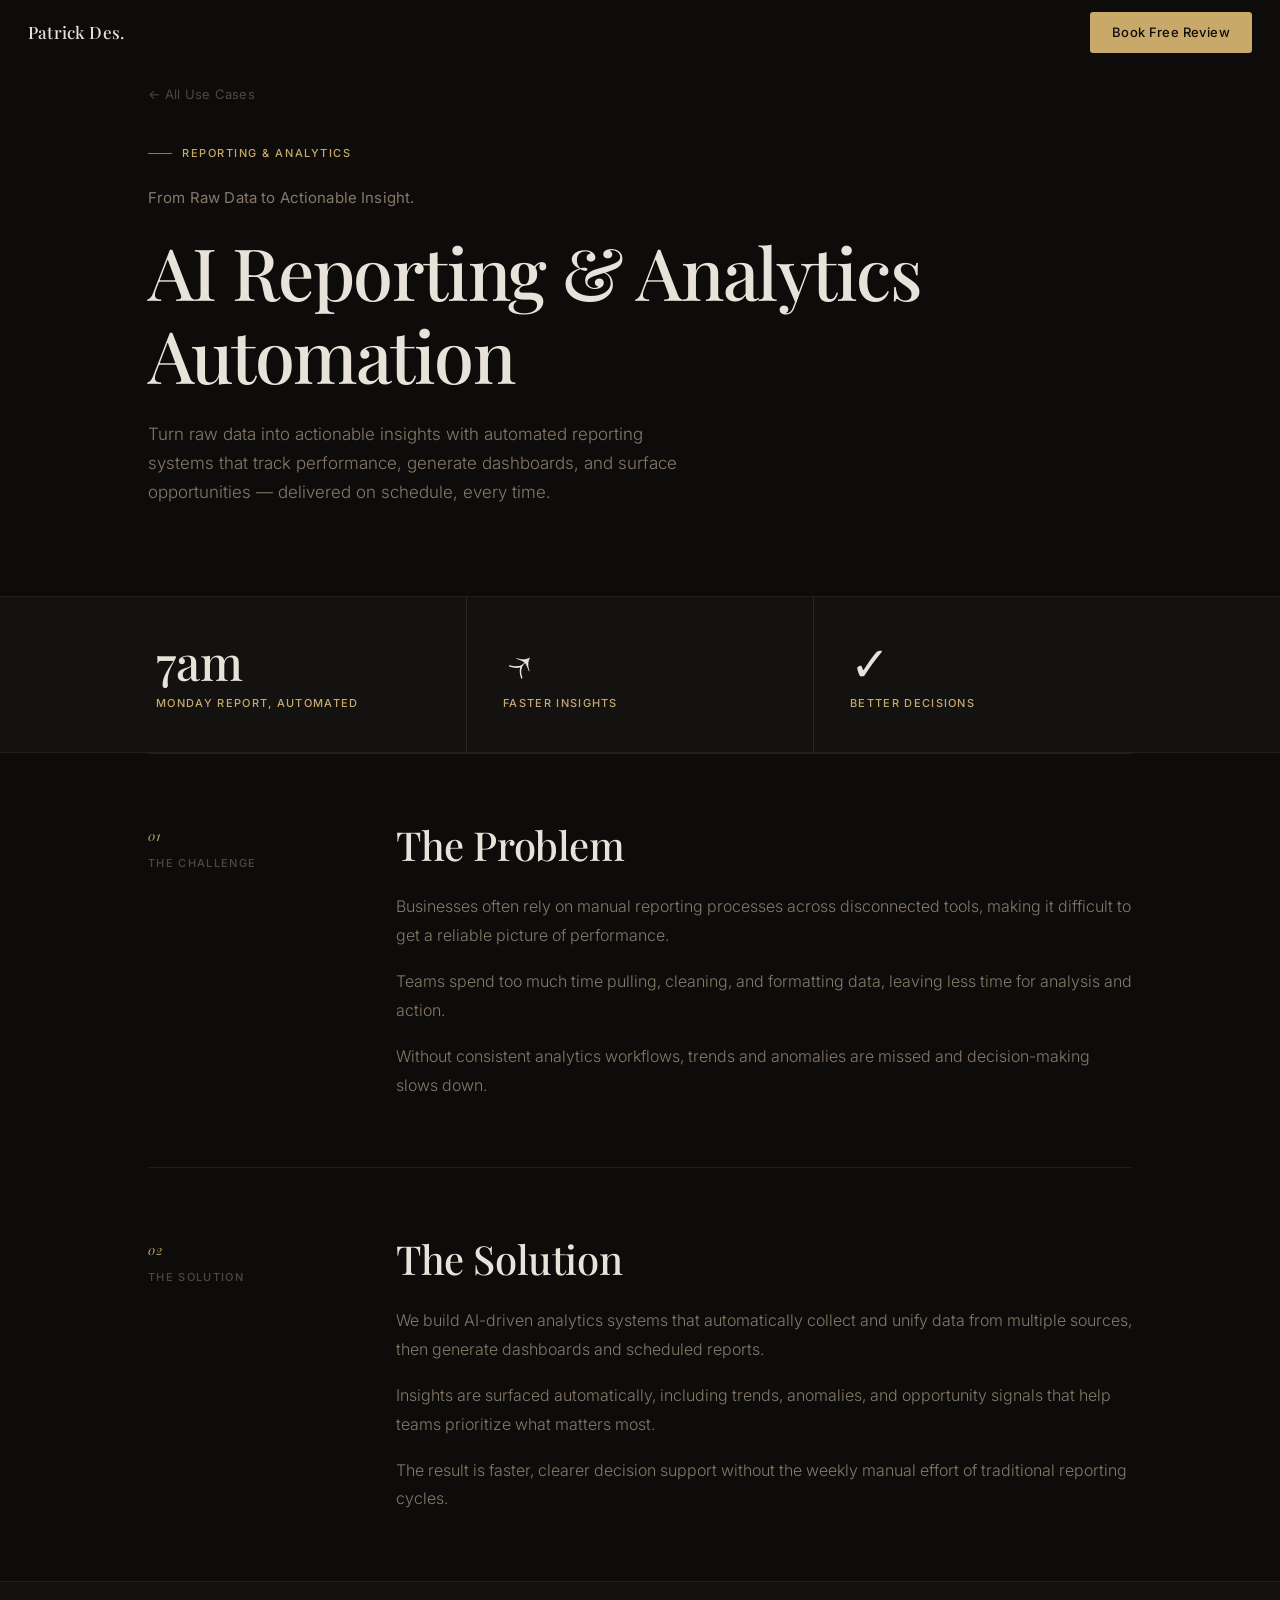
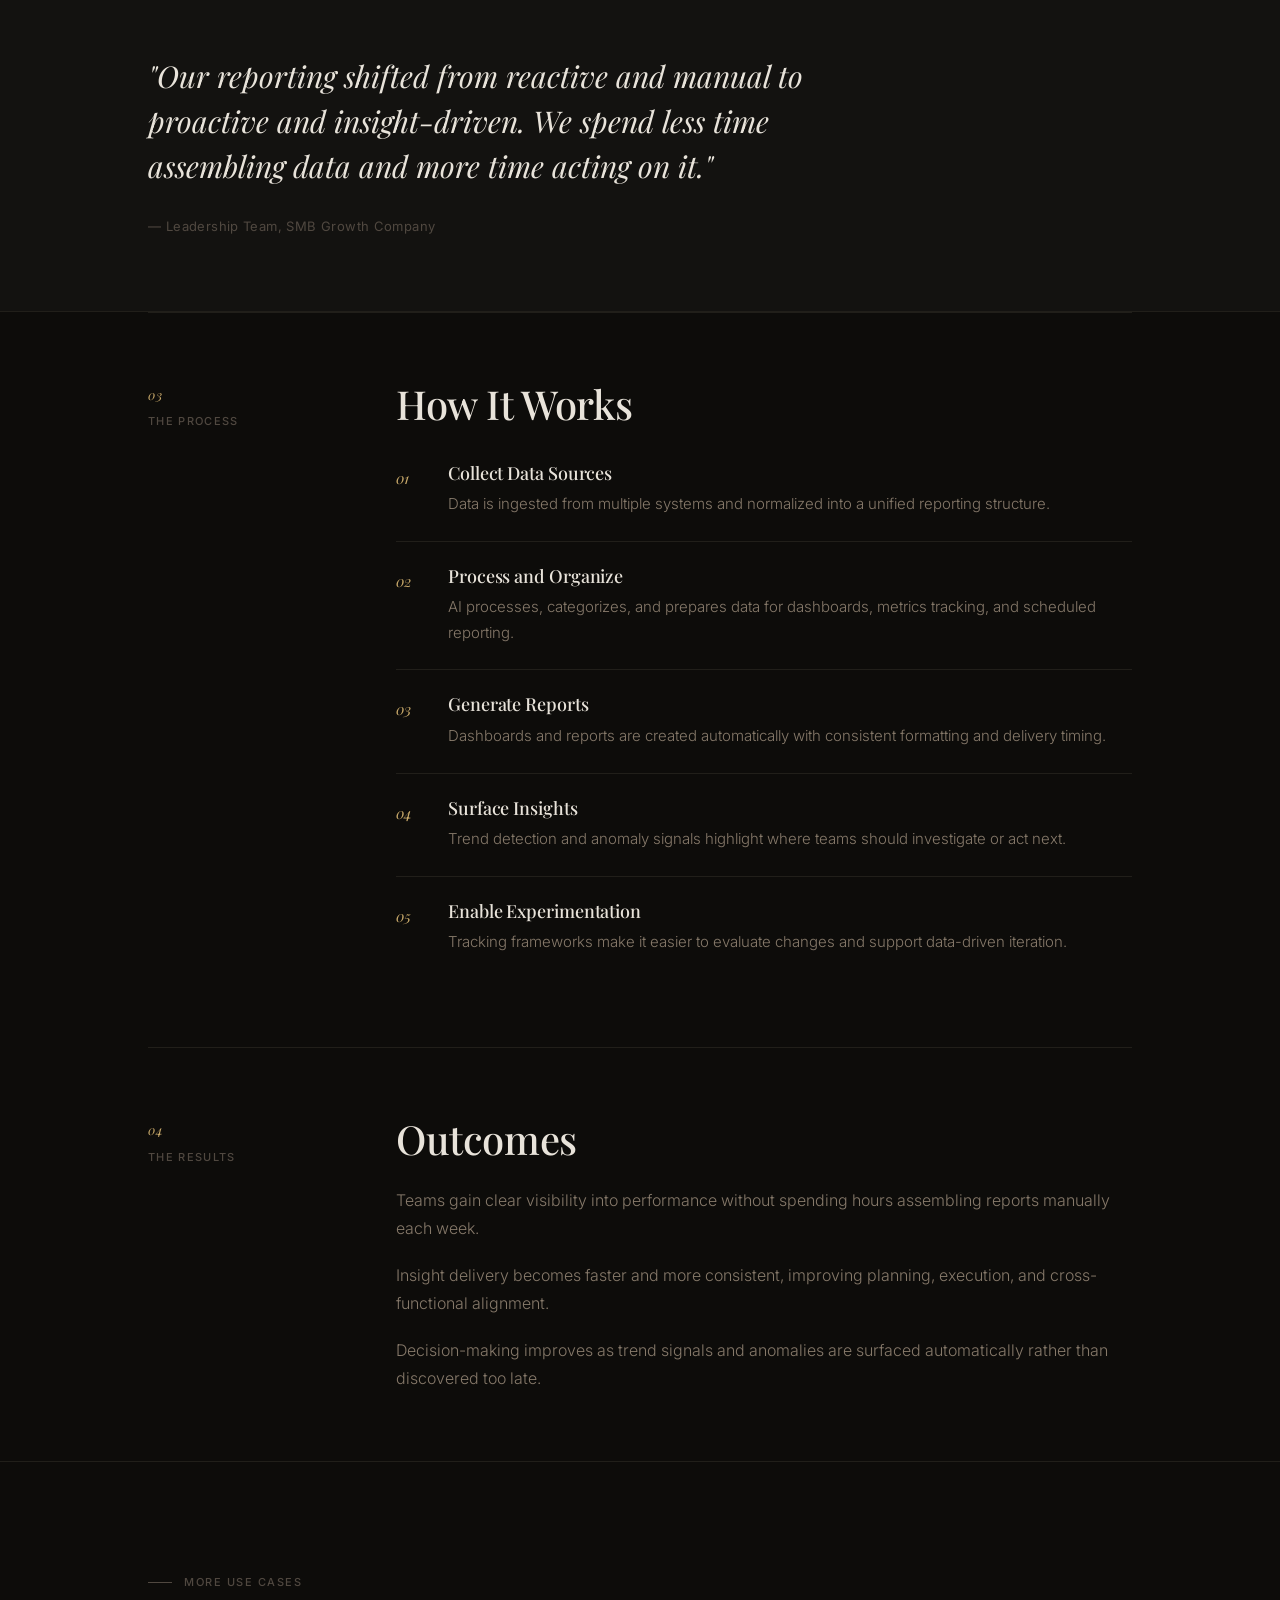
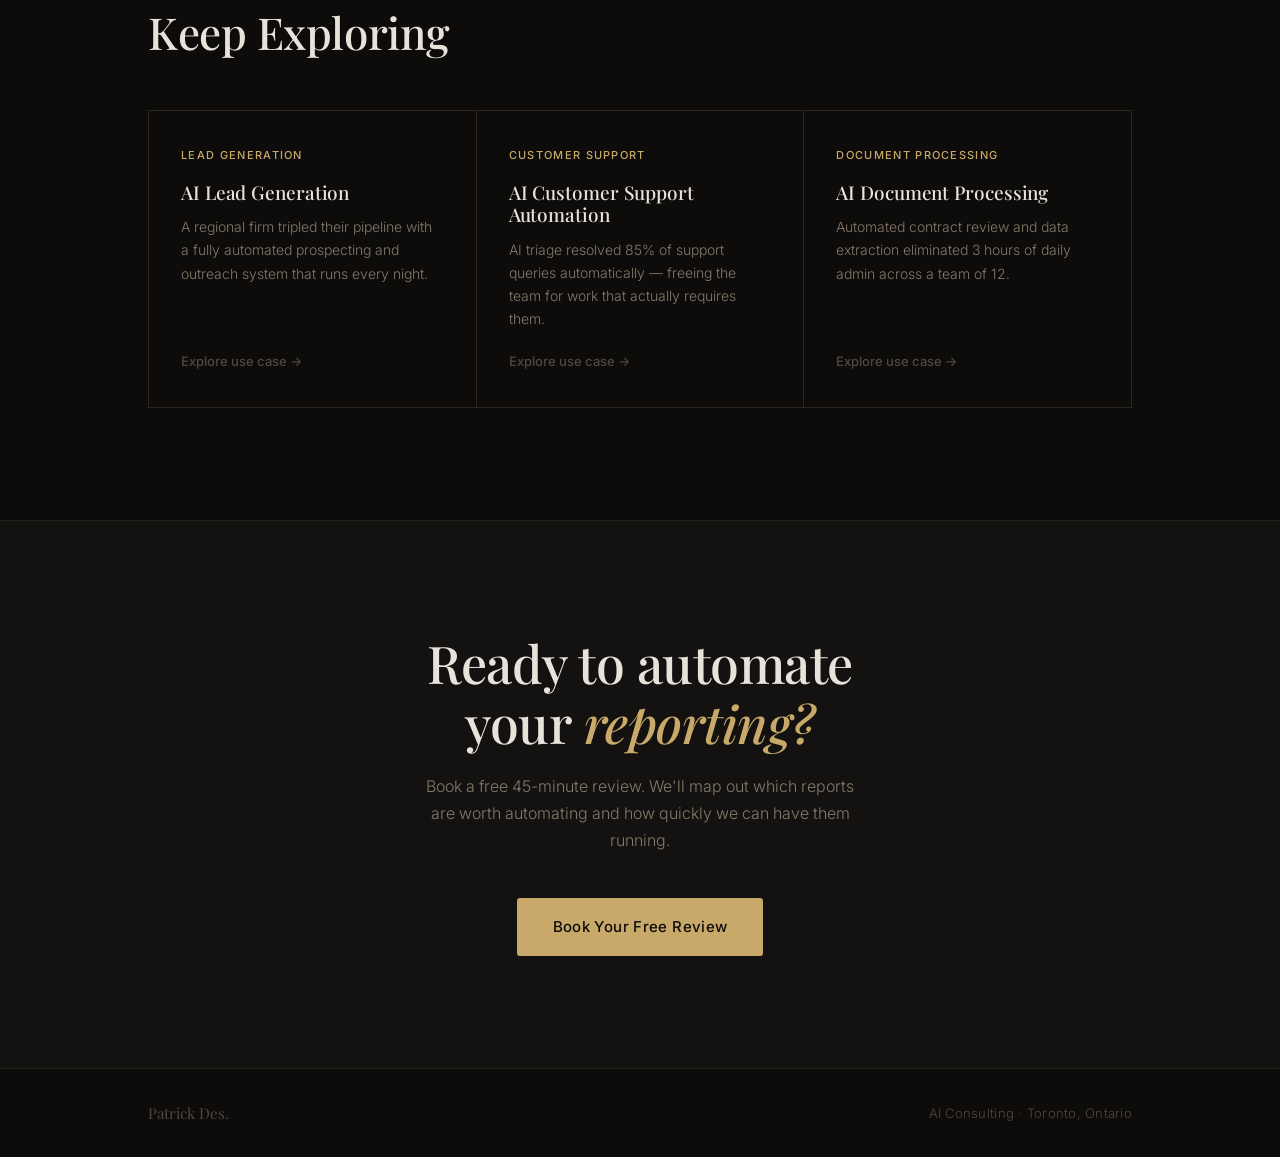
<file: usecases/reporting-analytics.html>
<!DOCTYPE html>
<html lang="en">
<head>
  <meta charset="UTF-8">
  <meta name="viewport" content="width=device-width, initial-scale=1.0">
  <title>AI Reporting &amp; Analytics Automation — Patrick Des</title>
  <meta name="description" content="How AI reporting automation delivers clean, formatted insights to Toronto SMBs every week — without the manual work.">
  <link rel="preconnect" href="https://fonts.googleapis.com">
  <link rel="preconnect" href="https://fonts.gstatic.com" crossorigin>
  <link href="https://fonts.googleapis.com/css2?family=Playfair+Display:ital,wght@0,400;0,500;0,600;1,400;1,500&family=Inter:wght@300;400;500;600&display=swap" rel="stylesheet">
  <link rel="stylesheet" href="shared.css">
</head>
<body>

  <nav id="navbar">
    <a href="/" class="nav-logo">Patrick Des.</a>
    <a href="/#book" class="nav-cta">Book Free Review</a>
  </nav>

  <a href="./" class="back-link">&larr; All Use Cases</a>

  <!-- ─── HERO ─── -->
  <section class="case-hero">
    <div class="container">
      <div class="hero-tag">Reporting &amp; Analytics</div>
      <div class="hero-hook">From Raw Data to Actionable Insight.</div>
      <h1>AI Reporting &amp; Analytics<br>Automation</h1>
      <p class="hero-intro">Turn raw data into actionable insights with automated reporting systems that track performance, generate dashboards, and surface opportunities — delivered on schedule, every time.</p>
    </div>
  </section>

  <!-- ─── METRICS ─── -->
  <div class="metrics-bar">
    <div class="container" style="padding: 0;">
      <div class="metrics-grid">
        <div class="metric">
          <span class="metric-value">7am</span>
          <span class="metric-label">Monday Report, Automated</span>
        </div>
        <div class="metric">
          <span class="metric-value">&nearr;</span>
          <span class="metric-label">Faster Insights</span>
        </div>
        <div class="metric">
          <span class="metric-value">&check;</span>
          <span class="metric-label">Better Decisions</span>
        </div>
      </div>
    </div>
  </div>

  <!-- ─── CONTENT ─── -->
  <div class="case-content">
    <div class="container">

      <div class="content-block reveal">
        <div class="section-sidebar">
          <span class="section-num">01</span>
          <span class="section-name">The Challenge</span>
        </div>
        <div class="section-body">
          <h2>The Problem</h2>
          <p>Businesses often rely on manual reporting processes across disconnected tools, making it difficult to get a reliable picture of performance.</p>
          <p>Teams spend too much time pulling, cleaning, and formatting data, leaving less time for analysis and action.</p>
          <p>Without consistent analytics workflows, trends and anomalies are missed and decision-making slows down.</p>
        </div>
      </div>

      <div class="content-block reveal">
        <div class="section-sidebar">
          <span class="section-num">02</span>
          <span class="section-name">The Solution</span>
        </div>
        <div class="section-body">
          <h2>The Solution</h2>
          <p>We build AI-driven analytics systems that automatically collect and unify data from multiple sources, then generate dashboards and scheduled reports.</p>
          <p>Insights are surfaced automatically, including trends, anomalies, and opportunity signals that help teams prioritize what matters most.</p>
          <p>The result is faster, clearer decision support without the weekly manual effort of traditional reporting cycles.</p>
        </div>
      </div>

    </div>
  </div>

  <!-- ─── PULL QUOTE ─── -->
  <div class="pull-quote-block reveal">
    <div class="container">
      <blockquote class="pull-quote">"Our reporting shifted from reactive and manual to proactive and insight-driven. We spend less time assembling data and more time acting on it."</blockquote>
      <cite class="pull-quote-cite">— Leadership Team, SMB Growth Company</cite>
    </div>
  </div>

  <!-- ─── PROCESS + RESULTS ─── -->
  <div class="case-content">
    <div class="container">

      <div class="content-block reveal">
        <div class="section-sidebar">
          <span class="section-num">03</span>
          <span class="section-name">The Process</span>
        </div>
        <div class="section-body">
          <h2>How It Works</h2>
          <div class="process-steps">
            <div class="step">
              <span class="step-num">01</span>
              <div class="step-body">
                <h3>Collect Data Sources</h3>
                <p>Data is ingested from multiple systems and normalized into a unified reporting structure.</p>
              </div>
            </div>
            <div class="step">
              <span class="step-num">02</span>
              <div class="step-body">
                <h3>Process and Organize</h3>
                <p>AI processes, categorizes, and prepares data for dashboards, metrics tracking, and scheduled reporting.</p>
              </div>
            </div>
            <div class="step">
              <span class="step-num">03</span>
              <div class="step-body">
                <h3>Generate Reports</h3>
                <p>Dashboards and reports are created automatically with consistent formatting and delivery timing.</p>
              </div>
            </div>
            <div class="step">
              <span class="step-num">04</span>
              <div class="step-body">
                <h3>Surface Insights</h3>
                <p>Trend detection and anomaly signals highlight where teams should investigate or act next.</p>
              </div>
            </div>
            <div class="step">
              <span class="step-num">05</span>
              <div class="step-body">
                <h3>Enable Experimentation</h3>
                <p>Tracking frameworks make it easier to evaluate changes and support data-driven iteration.</p>
              </div>
            </div>
          </div>
        </div>
      </div>

      <div class="content-block reveal">
        <div class="section-sidebar">
          <span class="section-num">04</span>
          <span class="section-name">The Results</span>
        </div>
        <div class="section-body">
          <h2>Outcomes</h2>
          <p>Teams gain clear visibility into performance without spending hours assembling reports manually each week.</p>
          <p>Insight delivery becomes faster and more consistent, improving planning, execution, and cross-functional alignment.</p>
          <p>Decision-making improves as trend signals and anomalies are surfaced automatically rather than discovered too late.</p>
        </div>
      </div>

    </div>
  </div>

  <!-- ─── RELATED ─── -->
  <section class="related-section">
    <div class="container">
      <div class="related-header">
        <p class="section-label">More Use Cases</p>
        <h2>Keep Exploring</h2>
      </div>
      <div class="related-grid">
        <a href="./lead-generation.html" class="related-card reveal">
          <span class="related-card-tag">Lead Generation</span>
          <h3>AI Lead Generation</h3>
          <p>A regional firm tripled their pipeline with a fully automated prospecting and outreach system that runs every night.</p>
          <span class="related-arrow">Explore use case &rarr;</span>
        </a>
        <a href="./customer-support.html" class="related-card reveal d1">
          <span class="related-card-tag">Customer Support</span>
          <h3>AI Customer Support Automation</h3>
          <p>AI triage resolved 85% of support queries automatically — freeing the team for work that actually requires them.</p>
          <span class="related-arrow">Explore use case &rarr;</span>
        </a>
        <a href="./document-processing.html" class="related-card reveal d2">
          <span class="related-card-tag">Document Processing</span>
          <h3>AI Document Processing</h3>
          <p>Automated contract review and data extraction eliminated 3 hours of daily admin across a team of 12.</p>
          <span class="related-arrow">Explore use case &rarr;</span>
        </a>
      </div>
    </div>
  </section>

  <!-- ─── CTA ─── -->
  <section class="cta-block" id="cta">
    <div class="container--narrow">
      <h2>Ready to automate<br>your <em>reporting?</em></h2>
      <p>Book a free 45-minute review. We'll map out which reports are worth automating and how quickly we can have them running.</p>
      <a href="/#book" class="btn-primary">Book Your Free Review</a>
    </div>
  </section>

  <!-- ─── FOOTER ─── -->
  <footer>
    <div class="container">
      <div class="footer-inner">
        <span class="footer-name">Patrick Des.</span>
        <span class="footer-loc">AI Consulting &middot; Toronto, Ontario</span>
      </div>
    </div>
  </footer>

  <script>
    const navbar = document.getElementById('navbar');
    window.addEventListener('scroll', () => {
      navbar.classList.toggle('scrolled', window.scrollY > 32);
    }, { passive: true });

    const revealEls = document.querySelectorAll('.reveal');
    const io = new IntersectionObserver((entries) => {
      entries.forEach(entry => {
        if (entry.isIntersecting) {
          entry.target.classList.add('visible');
          io.unobserve(entry.target);
        }
      });
    }, { threshold: 0.08, rootMargin: '0px 0px -36px 0px' });
    revealEls.forEach(el => io.observe(el));
  </script>

</body>
</html>
</file>
<file: revworksautomotive-deploy/home4.css>
/* ── home4.css — import hub ──────────────────────────────────────────────── */
/* Edit individual section files in css/ for targeted changes.               */
/* Add --color-error and all custom properties in css/base.css               */

@import "css/base.css";
@import "css/layout.css";
@import "css/buttons.css";
@import "css/nav.css";
@import "css/hero.css";
@import "css/trust.css";
@import "css/services.css";
@import "css/reviews.css";
@import "css/process.css";
@import "css/booking.css";
@import "css/gallery.css";
@import "css/location.css";
@import "css/faq.css";
@import "css/footer.css";
</file>
<file: usecases/shared.css>
/* ─── BASE ─── */
*, *::before, *::after { box-sizing: border-box; margin: 0; padding: 0; }

:root {
  --bg:           #0d0c0a;
  --bg-2:         #131210;
  --bg-3:         #1a1814;
  --text:         #e8e3da;
  --text-muted:   #86796a;
  --text-dim:     #504840;
  --accent:       #c8a96a;
  --accent-light: #d4b87a;
  --border:       #211f1a;
  --border-mid:   #2a2720;
}

html { scroll-behavior: smooth; }

body {
  font-family: 'Inter', sans-serif;
  background-color: var(--bg);
  color: var(--text);
  line-height: 1.6;
  -webkit-font-smoothing: antialiased;
  -moz-osx-font-smoothing: grayscale;
  overflow-x: hidden;
}

h1, h2, h3 {
  font-family: 'Playfair Display', serif;
  font-weight: 500;
  line-height: 1.15;
}

/* ─── NAV ─── */
nav {
  position: fixed;
  top: 0; left: 0; right: 0;
  z-index: 100;
  padding: 12px 28px;
  display: flex;
  justify-content: space-between;
  align-items: center;
  transition: background 0.35s ease, border-color 0.35s ease;
  border-bottom: 1px solid transparent;
}
nav.scrolled {
  background: rgba(13, 12, 10, 0.94);
  backdrop-filter: blur(16px);
  -webkit-backdrop-filter: blur(16px);
  border-bottom-color: var(--border);
}
.nav-logo {
  font-family: 'Playfair Display', serif;
  font-size: 17px;
  font-weight: 500;
  color: var(--text);
  text-decoration: none;
  letter-spacing: 0.01em;
}
.nav-cta {
  font-size: 13px;
  font-weight: 500;
  color: var(--bg);
  background: var(--accent);
  padding: 10px 22px;
  border-radius: 3px;
  text-decoration: none;
  letter-spacing: 0.03em;
  transition: background 0.2s ease;
}
.nav-cta:hover { background: var(--accent-light); }

/* ─── LAYOUT ─── */
.container { max-width: 1040px; margin: 0 auto; padding: 0 28px; }
.container--narrow { max-width: 700px; margin: 0 auto; padding: 0 28px; }
hr.divider { border: none; border-top: 1px solid var(--border); margin: 0; }

/* ─── BUTTONS ─── */
.btn-primary {
  display: inline-block;
  font-size: 15px;
  font-weight: 500;
  color: var(--bg);
  background: var(--accent);
  padding: 17px 36px;
  border-radius: 3px;
  text-decoration: none;
  letter-spacing: 0.025em;
  transition: background 0.2s ease, transform 0.15s ease;
}
.btn-primary:hover {
  background: var(--accent-light);
  transform: translateY(-2px);
}

/* ─── SECTION UTILITIES ─── */
.section-label {
  font-size: 11px;
  font-weight: 500;
  letter-spacing: 0.14em;
  text-transform: uppercase;
  color: var(--text-dim);
  margin-bottom: 52px;
  display: flex;
  align-items: center;
  gap: 12px;
}
.section-label::before {
  content: '';
  display: block;
  width: 24px;
  height: 1px;
  background: var(--text-dim);
}

/* ─── REVEAL ANIMATION ─── */
.reveal {
  opacity: 0;
  transform: translateY(22px);
  transition: opacity 0.65s ease, transform 0.65s ease;
}
.reveal.visible { opacity: 1; transform: translateY(0); }
.d1 { transition-delay: 0.10s; }
.d2 { transition-delay: 0.20s; }
.d3 { transition-delay: 0.30s; }

/* ─── FOOTER ─── */
footer {
  background: var(--bg);
  border-top: 1px solid var(--border);
  padding: 32px 0;
}
.footer-inner {
  display: flex;
  justify-content: space-between;
  align-items: center;
}
.footer-name {
  font-family: 'Playfair Display', serif;
  font-size: 15px;
  color: var(--text-dim);
  font-weight: 400;
}
.footer-loc {
  font-size: 13px;
  color: var(--text-dim);
  font-weight: 300;
  letter-spacing: 0.02em;
}

/* ═══════════════════════════════════════════
   USE CASES INDEX PAGE
   ═══════════════════════════════════════════ */

.uc-hero {
  min-height: 100vh;
  display: flex;
  align-items: flex-end;
  padding: 140px 0 88px;
  position: relative;
  overflow: hidden;
}
.uc-hero::after {
  content: '';
  position: absolute;
  top: -160px; right: -160px;
  width: 700px; height: 700px;
  background: radial-gradient(circle, rgba(200, 169, 106, 0.055) 0%, transparent 68%);
  pointer-events: none;
}
.uc-hero-eyebrow {
  font-size: 11px;
  font-weight: 500;
  letter-spacing: 0.14em;
  text-transform: uppercase;
  color: var(--accent);
  margin-bottom: 32px;
  display: flex;
  align-items: center;
  gap: 10px;
}
.uc-hero-eyebrow::before {
  content: '';
  display: block;
  width: 24px; height: 1px;
  background: var(--accent);
  opacity: 0.7;
}
.uc-hero h1 {
  font-size: clamp(52px, 9vw, 110px);
  font-weight: 500;
  color: var(--text);
  margin-bottom: 40px;
  letter-spacing: -0.02em;
  line-height: 0.95;
}
.uc-hero-row {
  display: flex;
  align-items: flex-end;
  justify-content: space-between;
  gap: 40px;
}
.uc-hero-sub {
  font-size: 17px;
  color: var(--text-muted);
  max-width: 480px;
  line-height: 1.7;
  font-weight: 300;
}

/* Case cards — index page */
.cases { padding: 0 0 128px; }
.cases-header {
  display: flex;
  align-items: center;
  gap: 20px;
  padding: 52px 0 44px;
  border-top: 1px solid var(--border);
}
.cases-divider { flex: 1; height: 1px; background: var(--border-mid); }
.case-list {
  display: flex;
  flex-direction: column;
  gap: 1px;
  background: var(--border-mid);
  border: 1px solid var(--border-mid);
}

.case-card {
  position: relative;
  min-height: 420px;
  overflow: hidden;
  display: flex;
  text-decoration: none;
  background: var(--bg-2);
  opacity: 0;
  transform: translateY(18px);
  transition: opacity 0.55s ease, transform 0.55s ease, background 0.35s ease;
}
.case-card.visible { opacity: 1; transform: translateY(0); }
.case-card:hover { background: var(--bg-3); }

.case-card::before {
  content: '';
  position: absolute;
  left: 0; top: 0; bottom: 0;
  width: 3px;
  background: var(--accent);
  z-index: 4;
  opacity: 0.5;
  transition: opacity 0.3s ease, box-shadow 0.3s ease;
}
.case-card:hover::before {
  opacity: 1;
  box-shadow: 0 0 20px rgba(200, 169, 106, 0.35);
}

.card-art {
  position: absolute;
  right: 0; top: 0; bottom: 0;
  width: 52%;
  opacity: 0.05;
  transition: opacity 0.45s ease;
  pointer-events: none;
}
.case-card:hover .card-art { opacity: 0.09; }

.card-overlay {
  position: absolute; inset: 0;
  background: linear-gradient(90deg,
    var(--bg-2) 0%,
    rgba(19, 18, 16, 0.92) 30%,
    rgba(19, 18, 16, 0.52) 60%,
    rgba(19, 18, 16, 0.05) 100%);
  pointer-events: none;
  z-index: 2;
}

.card-content {
  position: relative;
  z-index: 3;
  padding: 52px 48px;
  display: flex;
  flex-direction: column;
  justify-content: flex-end;
  max-width: 600px;
}
.card-tag {
  font-size: 11px;
  font-weight: 500;
  letter-spacing: 0.14em;
  text-transform: uppercase;
  color: var(--accent);
  margin-bottom: 18px;
  display: flex;
  align-items: center;
  gap: 10px;
}
.card-tag::before {
  content: '';
  display: block;
  width: 16px; height: 1px;
  background: var(--accent);
  opacity: 0.7;
}
.card-content h2 {
  font-size: clamp(24px, 3vw, 38px);
  font-weight: 500;
  color: var(--text);
  margin-bottom: 16px;
  letter-spacing: -0.01em;
}
.card-content p {
  font-size: 15px;
  line-height: 1.7;
  color: var(--text-muted);
  margin-bottom: 28px;
  max-width: 420px;
  font-weight: 300;
}
.discover-link {
  font-size: 13px;
  font-weight: 500;
  color: var(--text-muted);
  text-decoration: none;
  letter-spacing: 0.02em;
  display: inline-flex;
  align-items: center;
  gap: 6px;
  border-bottom: 1px solid var(--border-mid);
  padding-bottom: 2px;
  transition: color 0.2s ease, border-color 0.2s ease;
}
.case-card:hover .discover-link {
  color: var(--accent);
  border-bottom-color: var(--accent);
}

/* ═══════════════════════════════════════════
   DETAIL PAGES (shared)
   ═══════════════════════════════════════════ */

/* Back link */
.back-link {
  display: inline-flex;
  align-items: center;
  gap: 8px;
  padding: 84px 28px 0;
  max-width: 1040px;
  margin: 0 auto;
  font-size: 13px;
  font-weight: 400;
  color: var(--text-dim);
  text-decoration: none;
  letter-spacing: 0.02em;
  transition: color 0.2s ease;
  position: relative;
  z-index: 1;
  display: block;
}
.back-link:hover { color: var(--text-muted); }

/* Case hero */
.case-hero {
  padding: 40px 0 88px;
  position: relative;
  z-index: 1;
}
.hero-tag {
  font-size: 11px;
  font-weight: 500;
  letter-spacing: 0.14em;
  text-transform: uppercase;
  color: var(--accent);
  margin-bottom: 24px;
  display: flex;
  align-items: center;
  gap: 10px;
}
.hero-tag::before {
  content: '';
  display: block;
  width: 24px; height: 1px;
  background: var(--accent);
  opacity: 0.7;
}
.hero-hook {
  font-size: 15px;
  font-weight: 400;
  color: var(--text-muted);
  margin-bottom: 20px;
  letter-spacing: 0.01em;
}
.case-hero h1 {
  font-size: clamp(40px, 6vw, 72px);
  font-weight: 500;
  color: var(--text);
  letter-spacing: -0.02em;
  margin-bottom: 24px;
  max-width: 800px;
}
.hero-intro {
  font-size: 17px;
  color: var(--text-muted);
  font-weight: 300;
  line-height: 1.72;
  max-width: 560px;
}

/* Metrics bar */
.metrics-bar {
  border-top: 1px solid var(--border);
  border-bottom: 1px solid var(--border);
  background: var(--bg-2);
  margin-bottom: 0;
}
.metrics-grid {
  display: grid;
  grid-template-columns: repeat(3, 1fr);
  gap: 1px;
  background: var(--border-mid);
}
.metric {
  background: var(--bg-2);
  padding: 40px 36px;
  display: flex;
  flex-direction: column;
  gap: 10px;
}
.metric-value {
  font-family: 'Playfair Display', serif;
  font-size: 48px;
  font-weight: 500;
  color: var(--text);
  line-height: 1;
}
.metric-label {
  font-size: 11px;
  font-weight: 500;
  color: var(--accent);
  text-transform: uppercase;
  letter-spacing: 0.12em;
}

/* Content blocks */
.case-content { padding: 0; }
.content-block {
  display: grid;
  grid-template-columns: 200px 1fr;
  gap: 48px;
  padding: 68px 0;
  border-top: 1px solid var(--border);
}
.content-block.reveal {
  opacity: 0;
  transform: translateY(22px);
  transition: opacity 0.65s ease, transform 0.65s ease;
}
.content-block.reveal.visible { opacity: 1; transform: translateY(0); }

.section-sidebar { padding-top: 4px; }
.section-num {
  font-family: 'Playfair Display', serif;
  font-style: italic;
  font-size: 13px;
  color: var(--accent);
  display: block;
  margin-bottom: 8px;
  letter-spacing: 0.04em;
}
.section-name {
  font-size: 11px;
  font-weight: 500;
  letter-spacing: 0.12em;
  text-transform: uppercase;
  color: var(--text-dim);
  display: block;
}
.section-body h2 {
  font-size: clamp(26px, 3.5vw, 40px);
  font-weight: 500;
  color: var(--text);
  margin-bottom: 24px;
  letter-spacing: -0.01em;
}
.section-body p {
  font-size: 16px;
  color: var(--text-muted);
  line-height: 1.78;
  font-weight: 300;
  margin-bottom: 18px;
}
.section-body p:last-child { margin-bottom: 0; }

/* Process steps */
.process-steps { margin-top: 36px; }
.step {
  display: flex;
  gap: 24px;
  padding: 24px 0;
  border-top: 1px solid var(--border);
  align-items: flex-start;
}
.step:first-child { border-top: none; padding-top: 0; }
.step-num {
  font-family: 'Playfair Display', serif;
  font-style: italic;
  font-size: 15px;
  color: var(--accent);
  flex-shrink: 0;
  width: 28px;
  padding-top: 3px;
}
.step-body h3 {
  font-size: 18px;
  font-weight: 500;
  color: var(--text);
  margin-bottom: 8px;
  letter-spacing: -0.005em;
}
.step-body p {
  font-size: 15px;
  color: var(--text-muted);
  line-height: 1.7;
  font-weight: 300;
  margin-bottom: 0;
}

/* Pull quote */
.pull-quote-block {
  border-top: 1px solid var(--border);
  border-bottom: 1px solid var(--border);
  background: var(--bg-2);
  padding: 72px 0;
}
.pull-quote-block.reveal {
  opacity: 0;
  transform: translateY(22px);
  transition: opacity 0.65s ease, transform 0.65s ease;
}
.pull-quote-block.reveal.visible { opacity: 1; transform: translateY(0); }

.pull-quote {
  font-family: 'Playfair Display', serif;
  font-style: italic;
  font-size: clamp(20px, 2.8vw, 30px);
  color: var(--text);
  line-height: 1.5;
  font-weight: 400;
  max-width: 760px;
  margin-bottom: 24px;
}
.pull-quote-cite {
  font-size: 13px;
  color: var(--text-dim);
  font-style: normal;
  letter-spacing: 0.03em;
}

/* Related section */
.related-section {
  padding: 112px 0;
  border-top: 1px solid var(--border);
}
.related-header { margin-bottom: 52px; }
.related-header .section-label { margin-bottom: 16px; }
.related-header h2 {
  font-size: clamp(28px, 4vw, 44px);
  font-weight: 500;
  color: var(--text);
  letter-spacing: -0.01em;
}

.related-grid {
  display: grid;
  grid-template-columns: repeat(3, 1fr);
  gap: 1px;
  background: var(--border-mid);
  border: 1px solid var(--border-mid);
}
.related-card {
  background: var(--bg);
  padding: 36px 32px;
  text-decoration: none;
  transition: background 0.2s ease;
  display: flex;
  flex-direction: column;
}
.related-card:hover { background: var(--bg-2); }
.related-card-tag {
  font-size: 11px;
  font-weight: 500;
  letter-spacing: 0.12em;
  text-transform: uppercase;
  color: var(--accent);
  margin-bottom: 16px;
  display: block;
}
.related-card h3 {
  font-size: 19px;
  font-weight: 500;
  color: var(--text);
  margin-bottom: 12px;
  letter-spacing: -0.005em;
  line-height: 1.2;
}
.related-card p {
  font-size: 14px;
  line-height: 1.65;
  color: var(--text-muted);
  font-weight: 300;
  flex: 1;
  margin-bottom: 20px;
}
.related-arrow {
  font-size: 13px;
  font-weight: 500;
  color: var(--text-dim);
  transition: color 0.2s ease;
}
.related-card:hover .related-arrow { color: var(--accent); }

/* CTA block */
.cta-block {
  background: var(--bg-2);
  border-top: 1px solid var(--border);
  text-align: center;
  padding: 112px 0;
}
.cta-block h2 {
  font-size: clamp(30px, 5vw, 52px);
  color: var(--text);
  max-width: 600px;
  margin: 0 auto 20px;
  letter-spacing: -0.01em;
}
.cta-block h2 em {
  font-style: italic;
  color: var(--accent);
}
.cta-block > .container--narrow > p {
  font-size: 16px;
  color: var(--text-muted);
  font-weight: 300;
  max-width: 440px;
  margin: 0 auto 44px;
  line-height: 1.7;
}

/* ─── RESPONSIVE ─── */
@media (max-width: 860px) {
  .content-block { grid-template-columns: 1fr; gap: 24px; }
  .section-sidebar { display: flex; gap: 12px; align-items: center; }
  .section-name { margin-bottom: 0; }
  .related-grid { grid-template-columns: 1fr; }
  .metrics-grid { grid-template-columns: 1fr; }
  .uc-hero-row { flex-direction: column; align-items: flex-start; gap: 28px; }
  .case-card { min-height: 340px; }
  .card-content { max-width: 100%; }
}
@media (max-width: 600px) {
  nav { padding: 12px 20px; }
  .back-link { padding: 72px 20px 0; }
  .case-hero { padding: 32px 0 64px; }
  .container { padding: 0 20px; }
  .metric { padding: 28px 20px; }
  .content-block { padding: 48px 0; }
  .pull-quote-block { padding: 52px 0; }
  .related-section { padding: 80px 0; }
  .cta-block { padding: 80px 0; }
  .footer-inner { flex-direction: column; gap: 6px; text-align: center; }
  .card-content { padding: 36px 24px; }
  .case-card { min-height: 300px; }
}
</file>
<file: revworks/home4.css>
/* ── home4.css — import hub ──────────────────────────────────────────────── */
/* Edit individual section files in css/ for targeted changes.               */
/* Add --color-error and all custom properties in css/base.css               */

@import "css/base.css";
@import "css/layout.css";
@import "css/buttons.css";
@import "css/nav.css";
@import "css/hero.css";
@import "css/trust.css";
@import "css/services.css";
@import "css/reviews.css";
@import "css/process.css";
@import "css/booking.css";
@import "css/gallery.css";
@import "css/location.css";
@import "css/faq.css";
@import "css/footer.css";
</file>
